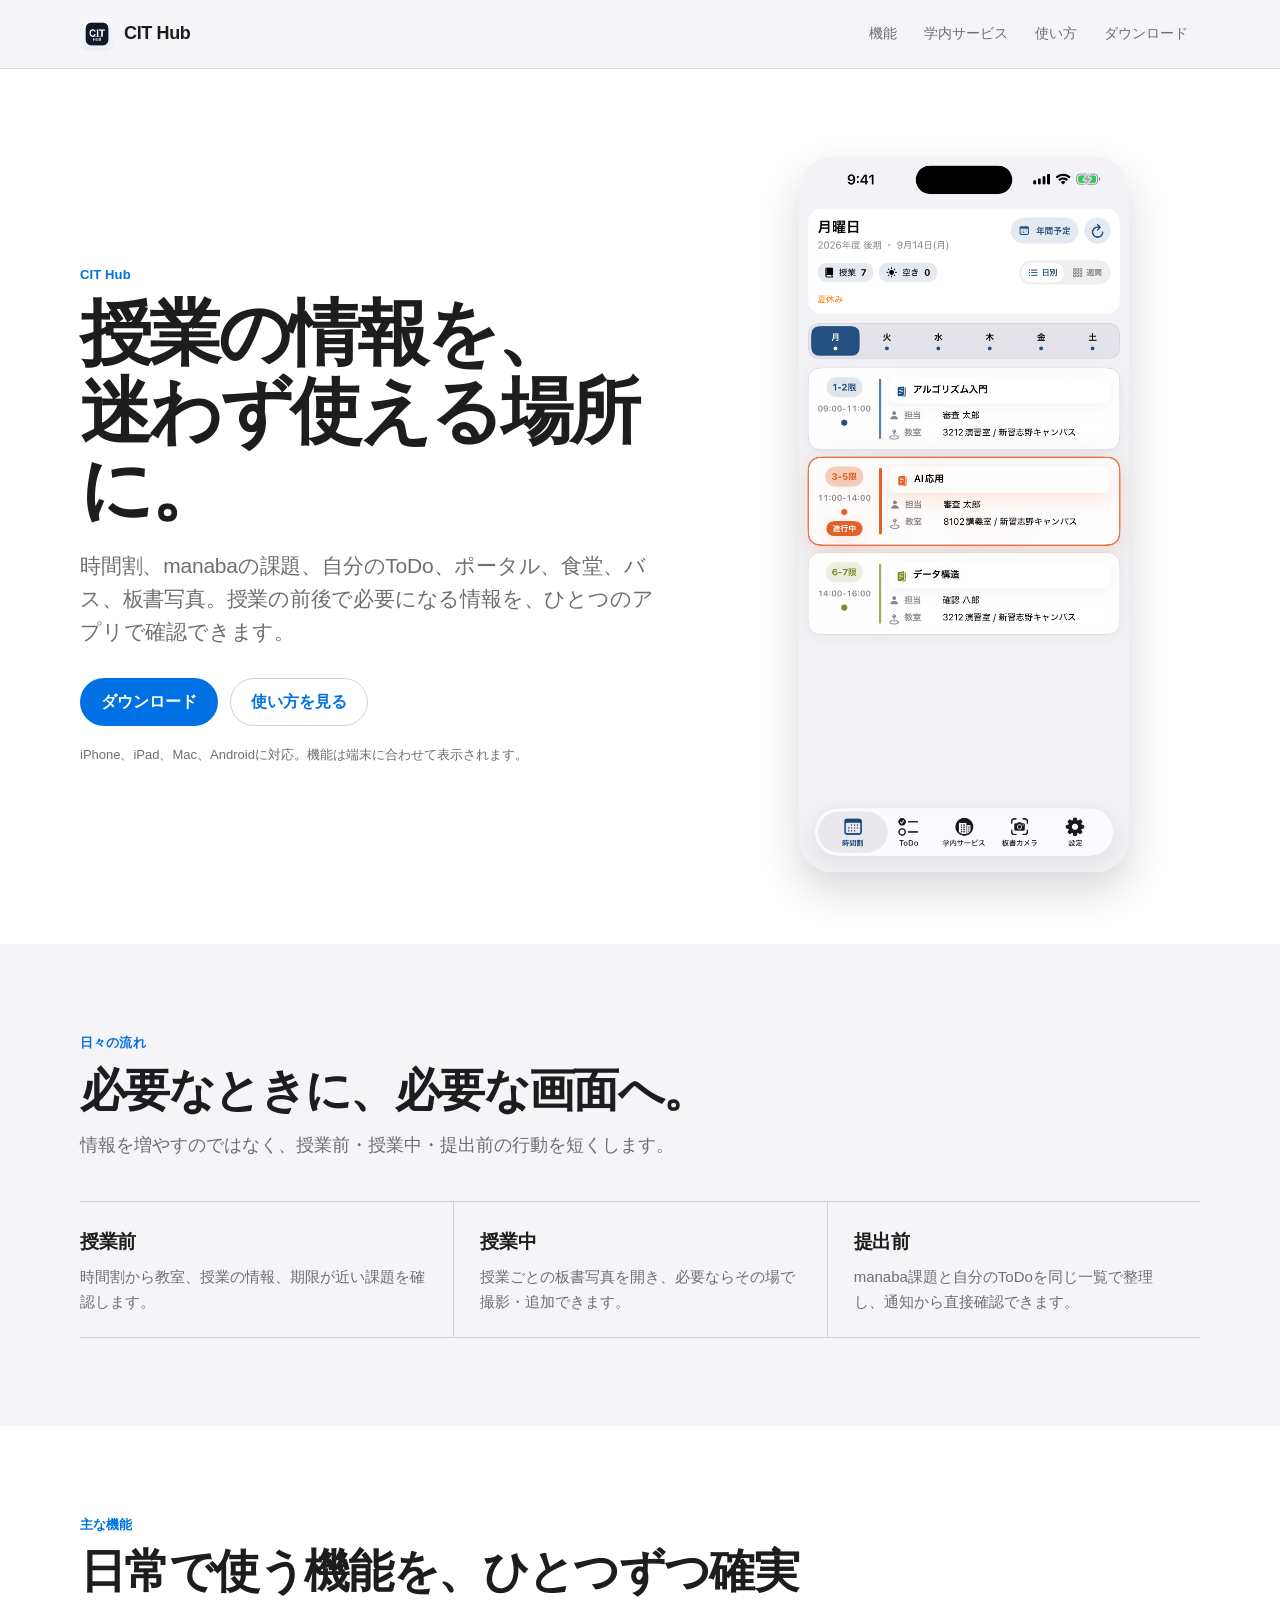
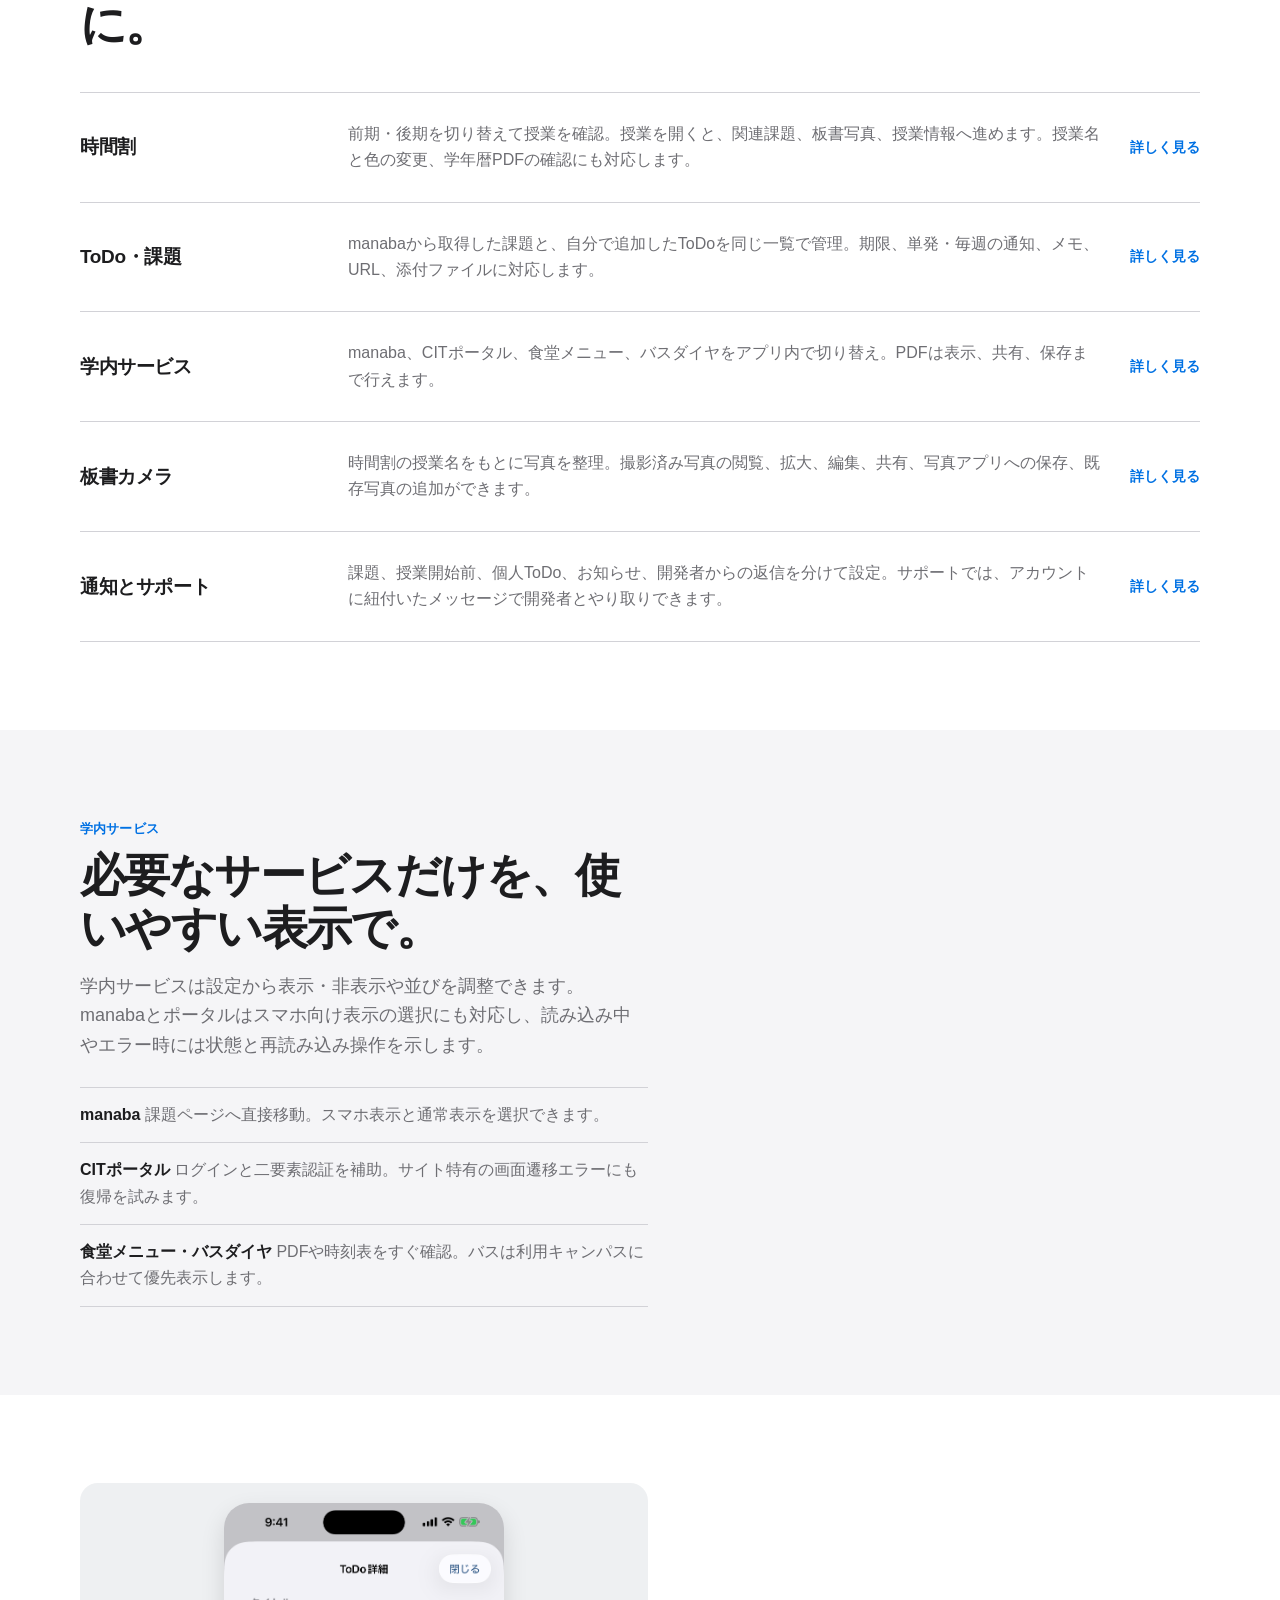
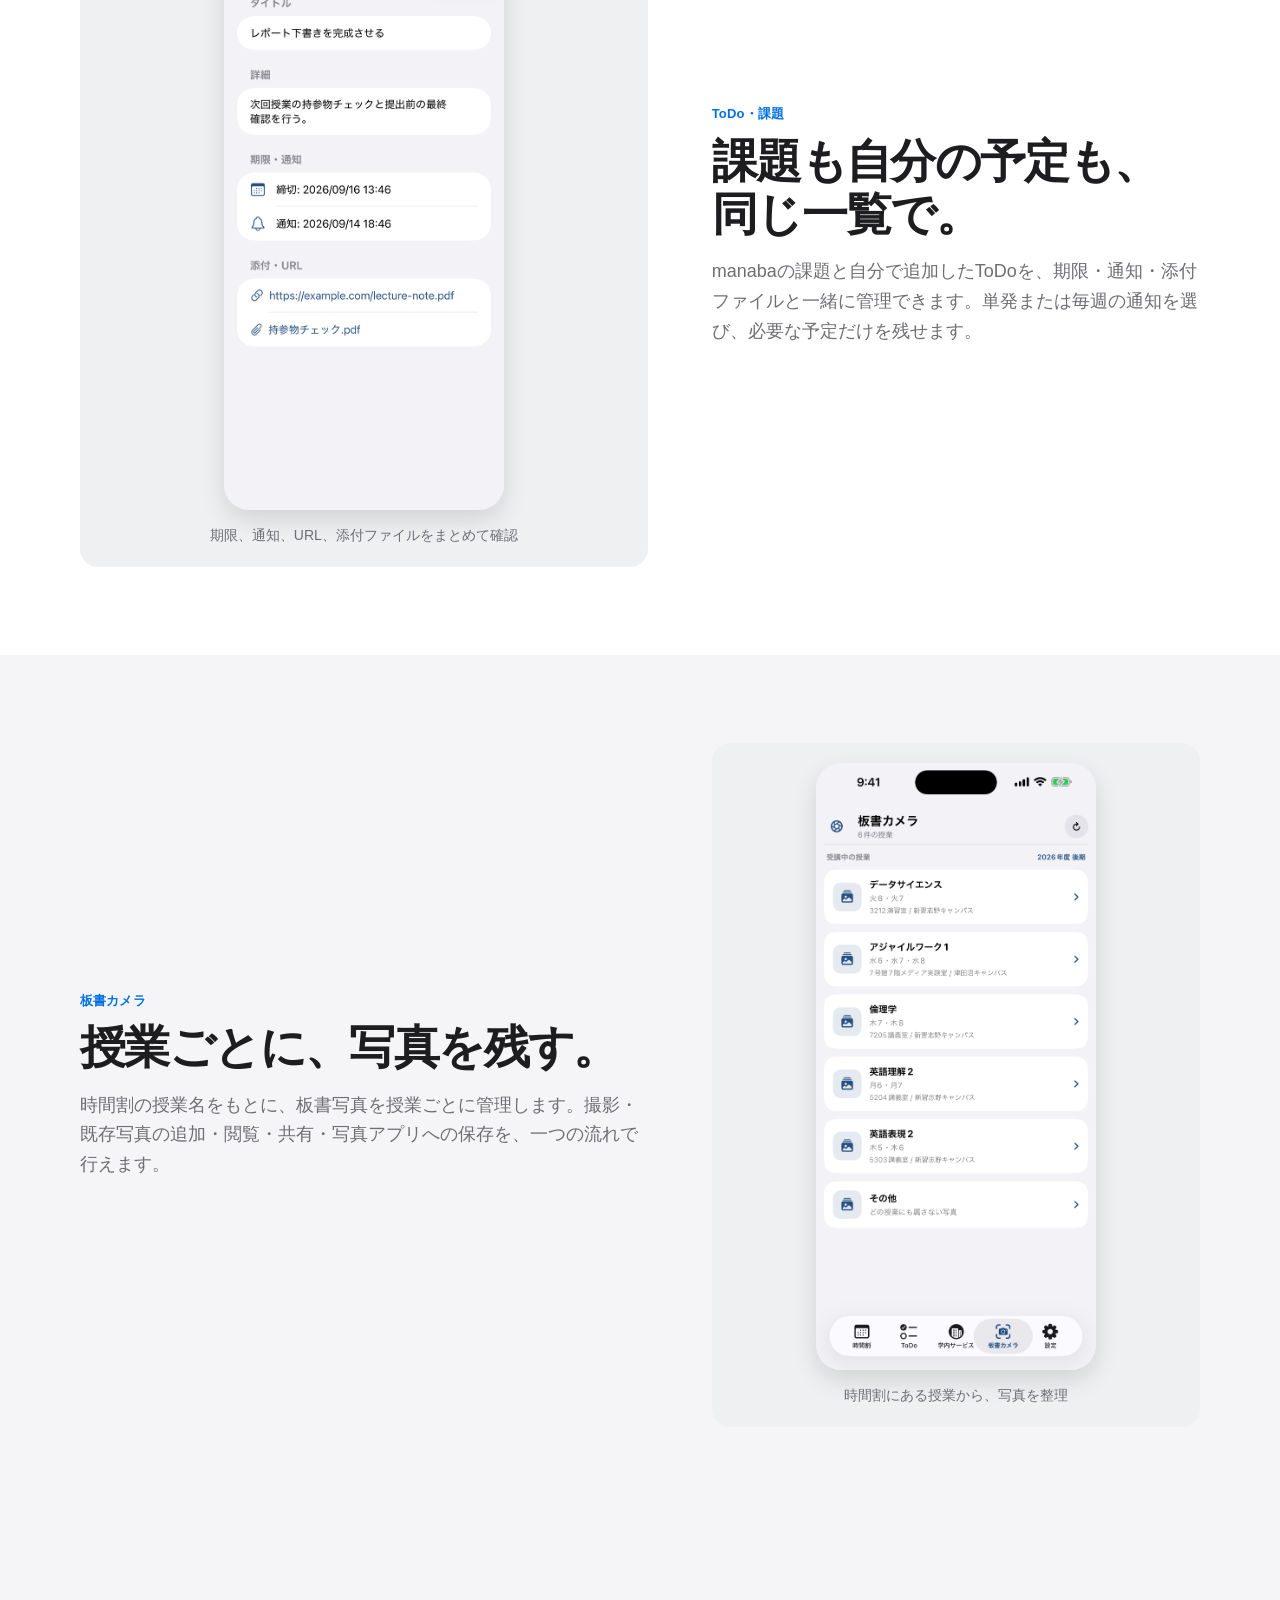
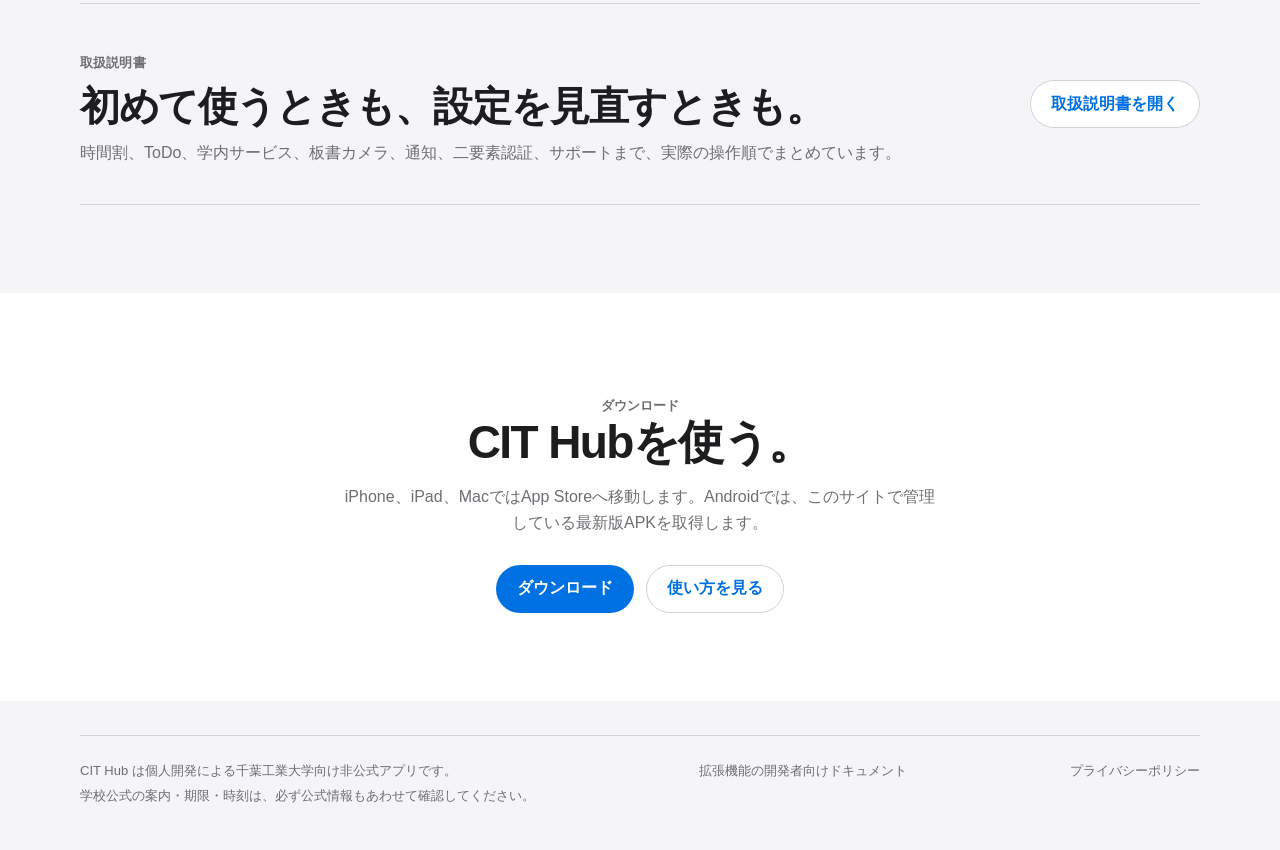
<file: index.html>
<!doctype html>
<html lang="ja">
<head>
  <meta charset="utf-8" />
  <meta name="viewport" content="width=device-width, initial-scale=1, viewport-fit=cover" />
  <title>CIT Hub | 千葉工業大学の学生生活を整えるアプリ</title>
  <meta name="description" content="CIT Hub は時間割、課題とToDo、学内サービス、板書写真、通知、サポートをひとつにまとめる千葉工業大学の学生向け非公式アプリです。" />
  <meta name="theme-color" content="#f5f5f7" />
  <link rel="canonical" href="https://cit-hub.vercel.app/" />
  <link rel="icon" href="./assets/app-icon.png" />
  <link rel="apple-touch-icon" href="./assets/app-icon.png" />
  <meta name="apple-itunes-app" content="app-id=6760315556" />
  <meta property="og:type" content="website" />
  <meta property="og:locale" content="ja_JP" />
  <meta property="og:title" content="CIT Hub | 千葉工業大学の学生生活を整えるアプリ" />
  <meta property="og:description" content="時間割、ToDo、学内サービス、板書写真、通知をひとつに。" />
  <meta property="og:image" content="https://cit-hub.vercel.app/assets/app-icon.png" />
  <link rel="stylesheet" href="./assets/site.css" />
</head>
<body>
  <a class="skip-link" href="#main-content">本文へ移動</a>
  <header class="site-header">
    <div class="header-inner">
      <a class="brand" href="#main-content" aria-label="CIT Hub トップ">
        <img class="brand-icon" src="./assets/app-icon.png" width="34" height="34" alt="" />
        <span>CIT Hub</span>
      </a>
      <button class="nav-toggle" type="button" aria-label="メニューを開く" aria-expanded="false">メニュー</button>
      <nav class="site-nav" aria-label="サイト内ナビゲーション">
        <a href="#features">機能</a>
        <a href="#services">学内サービス</a>
        <a href="./how.html">使い方</a>
        <a href="#download">ダウンロード</a>
      </nav>
    </div>
  </header>

  <main id="main-content">
    <section class="hero">
      <div class="container hero-grid">
        <div class="reveal">
          <p class="eyebrow">CIT Hub</p>
          <h1>授業の情報を、<br />迷わず使える場所に。</h1>
          <p class="hero-lead">時間割、manabaの課題、自分のToDo、ポータル、食堂、バス、板書写真。授業の前後で必要になる情報を、ひとつのアプリで確認できます。</p>
          <div class="hero-actions">
            <a class="btn btn-primary js-app-download" href="https://apps.apple.com/jp/app/cit-hub/id6760315556">ダウンロード</a>
            <a class="btn btn-secondary" href="./how.html">使い方を見る</a>
          </div>
          <p class="platform-note">iPhone、iPad、Mac、Androidに対応。機能は端末に合わせて表示されます。</p>
        </div>
        <div class="reveal">
          <img class="device-shot" src="./assets/screenshots/iphone15pm/iphone15pm_02_timetable.png" alt="CIT Hubの時間割画面" />
        </div>
      </div>
    </section>

    <section class="section" aria-labelledby="day-heading">
      <div class="container reveal">
        <div class="section-head">
          <p class="section-label">日々の流れ</p>
          <h2 id="day-heading">必要なときに、必要な画面へ。</h2>
          <p class="section-intro">情報を増やすのではなく、授業前・授業中・提出前の行動を短くします。</p>
        </div>
        <div class="use-cases">
          <article class="use-case"><strong>授業前</strong><p>時間割から教室、授業の情報、期限が近い課題を確認します。</p></article>
          <article class="use-case"><strong>授業中</strong><p>授業ごとの板書写真を開き、必要ならその場で撮影・追加できます。</p></article>
          <article class="use-case"><strong>提出前</strong><p>manaba課題と自分のToDoを同じ一覧で整理し、通知から直接確認できます。</p></article>
        </div>
      </div>
    </section>

    <section id="features" class="section section-white" aria-labelledby="features-heading">
      <div class="container reveal">
        <div class="section-head">
          <p class="section-label">主な機能</p>
          <h2 id="features-heading">日常で使う機能を、ひとつずつ確実に。</h2>
        </div>
        <div class="feature-list">
          <article class="feature-row"><div class="feature-title">時間割</div><div class="feature-text">前期・後期を切り替えて授業を確認。授業を開くと、関連課題、板書写真、授業情報へ進めます。授業名と色の変更、学年暦PDFの確認にも対応します。</div><a class="feature-tag" href="./how.html#timetable">詳しく見る</a></article>
          <article class="feature-row"><div class="feature-title">ToDo・課題</div><div class="feature-text">manabaから取得した課題と、自分で追加したToDoを同じ一覧で管理。期限、単発・毎週の通知、メモ、URL、添付ファイルに対応します。</div><a class="feature-tag" href="./how.html#todo">詳しく見る</a></article>
          <article class="feature-row"><div class="feature-title">学内サービス</div><div class="feature-text">manaba、CITポータル、食堂メニュー、バスダイヤをアプリ内で切り替え。PDFは表示、共有、保存まで行えます。</div><a class="feature-tag" href="./how.html#services">詳しく見る</a></article>
          <article class="feature-row"><div class="feature-title">板書カメラ</div><div class="feature-text">時間割の授業名をもとに写真を整理。撮影済み写真の閲覧、拡大、編集、共有、写真アプリへの保存、既存写真の追加ができます。</div><a class="feature-tag" href="./how.html#board">詳しく見る</a></article>
          <article class="feature-row"><div class="feature-title">通知とサポート</div><div class="feature-text">課題、授業開始前、個人ToDo、お知らせ、開発者からの返信を分けて設定。サポートでは、アカウントに紐付いたメッセージで開発者とやり取りできます。</div><a class="feature-tag" href="./how.html#notifications">詳しく見る</a></article>
        </div>
      </div>
    </section>

    <section id="services" class="section" aria-labelledby="services-heading">
      <div class="container split reveal">
        <div class="split-copy">
          <p class="section-label">学内サービス</p>
          <h2 id="services-heading">必要なサービスだけを、使いやすい表示で。</h2>
          <p>学内サービスは設定から表示・非表示や並びを調整できます。manabaとポータルはスマホ向け表示の選択にも対応し、読み込み中やエラー時には状態と再読み込み操作を示します。</p>
          <ul class="plain-list">
            <li><strong>manaba</strong> 課題ページへ直接移動。スマホ表示と通常表示を選択できます。</li>
            <li><strong>CITポータル</strong> ログインと二要素認証を補助。サイト特有の画面遷移エラーにも復帰を試みます。</li>
            <li><strong>食堂メニュー・バスダイヤ</strong> PDFや時刻表をすぐ確認。バスは利用キャンパスに合わせて優先表示します。</li>
          </ul>
        </div>
      </div>
    </section>

    <section class="section section-white" aria-labelledby="todo-heading">
      <div class="container split reveal">
        <figure class="screen-frame">
          <img src="./assets/screenshots/iphone15pm/iphone15pm_05_todo_preview.png" alt="CIT HubのToDo詳細画面" />
          <figcaption>期限、通知、URL、添付ファイルをまとめて確認</figcaption>
        </figure>
        <div class="split-copy">
          <p class="section-label">ToDo・課題</p>
          <h2 id="todo-heading">課題も自分の予定も、同じ一覧で。</h2>
          <p>manabaの課題と自分で追加したToDoを、期限・通知・添付ファイルと一緒に管理できます。単発または毎週の通知を選び、必要な予定だけを残せます。</p>
        </div>
      </div>
    </section>

    <section class="section" aria-labelledby="board-heading">
      <div class="container split reveal">
        <div class="split-copy">
          <p class="section-label">板書カメラ</p>
          <h2 id="board-heading">授業ごとに、写真を残す。</h2>
          <p>時間割の授業名をもとに、板書写真を授業ごとに管理します。撮影・既存写真の追加・閲覧・共有・写真アプリへの保存を、一つの流れで行えます。</p>
        </div>
        <figure class="screen-frame">
          <img src="./assets/screenshots/iphone15pm/iphone15pm_11_board_camera_courses.png" alt="CIT Hubの板書カメラ画面" />
          <figcaption>時間割にある授業から、写真を整理</figcaption>
        </figure>
      </div>
    </section>

    <section class="section" aria-labelledby="manual-heading">
      <div class="container manual-callout reveal">
        <div>
          <p class="section-label">取扱説明書</p>
          <h2 id="manual-heading">初めて使うときも、設定を見直すときも。</h2>
          <p>時間割、ToDo、学内サービス、板書カメラ、通知、二要素認証、サポートまで、実際の操作順でまとめています。</p>
        </div>
        <a class="btn btn-secondary" href="./how.html">取扱説明書を開く</a>
      </div>
    </section>

    <section id="download" class="section section-white download" aria-labelledby="download-heading">
      <div class="container reveal">
        <p class="section-label">ダウンロード</p>
        <h2 id="download-heading">CIT Hubを使う。</h2>
        <p>iPhone、iPad、MacではApp Storeへ移動します。Androidでは、このサイトで管理している最新版APKを取得します。</p>
        <div class="download-actions"><a class="btn btn-primary js-app-download" href="https://apps.apple.com/jp/app/cit-hub/id6760315556">ダウンロード</a><a class="btn btn-secondary" href="./how.html">使い方を見る</a></div>
        <p id="download-notice" class="download-notice" hidden></p>
      </div>
    </section>
  </main>

  <footer class="footer"><div class="container footer-inner"><div><p>CIT Hub は個人開発による千葉工業大学向け非公式アプリです。</p><p>学校公式の案内・期限・時刻は、必ず公式情報もあわせて確認してください。</p></div><a href="./developer-docs/">拡張機能の開発者向けドキュメント</a><a href="./privacy.html">プライバシーポリシー</a></div></footer>
  <script src="./assets/site.js" defer></script>
</body>
</html>
</file>
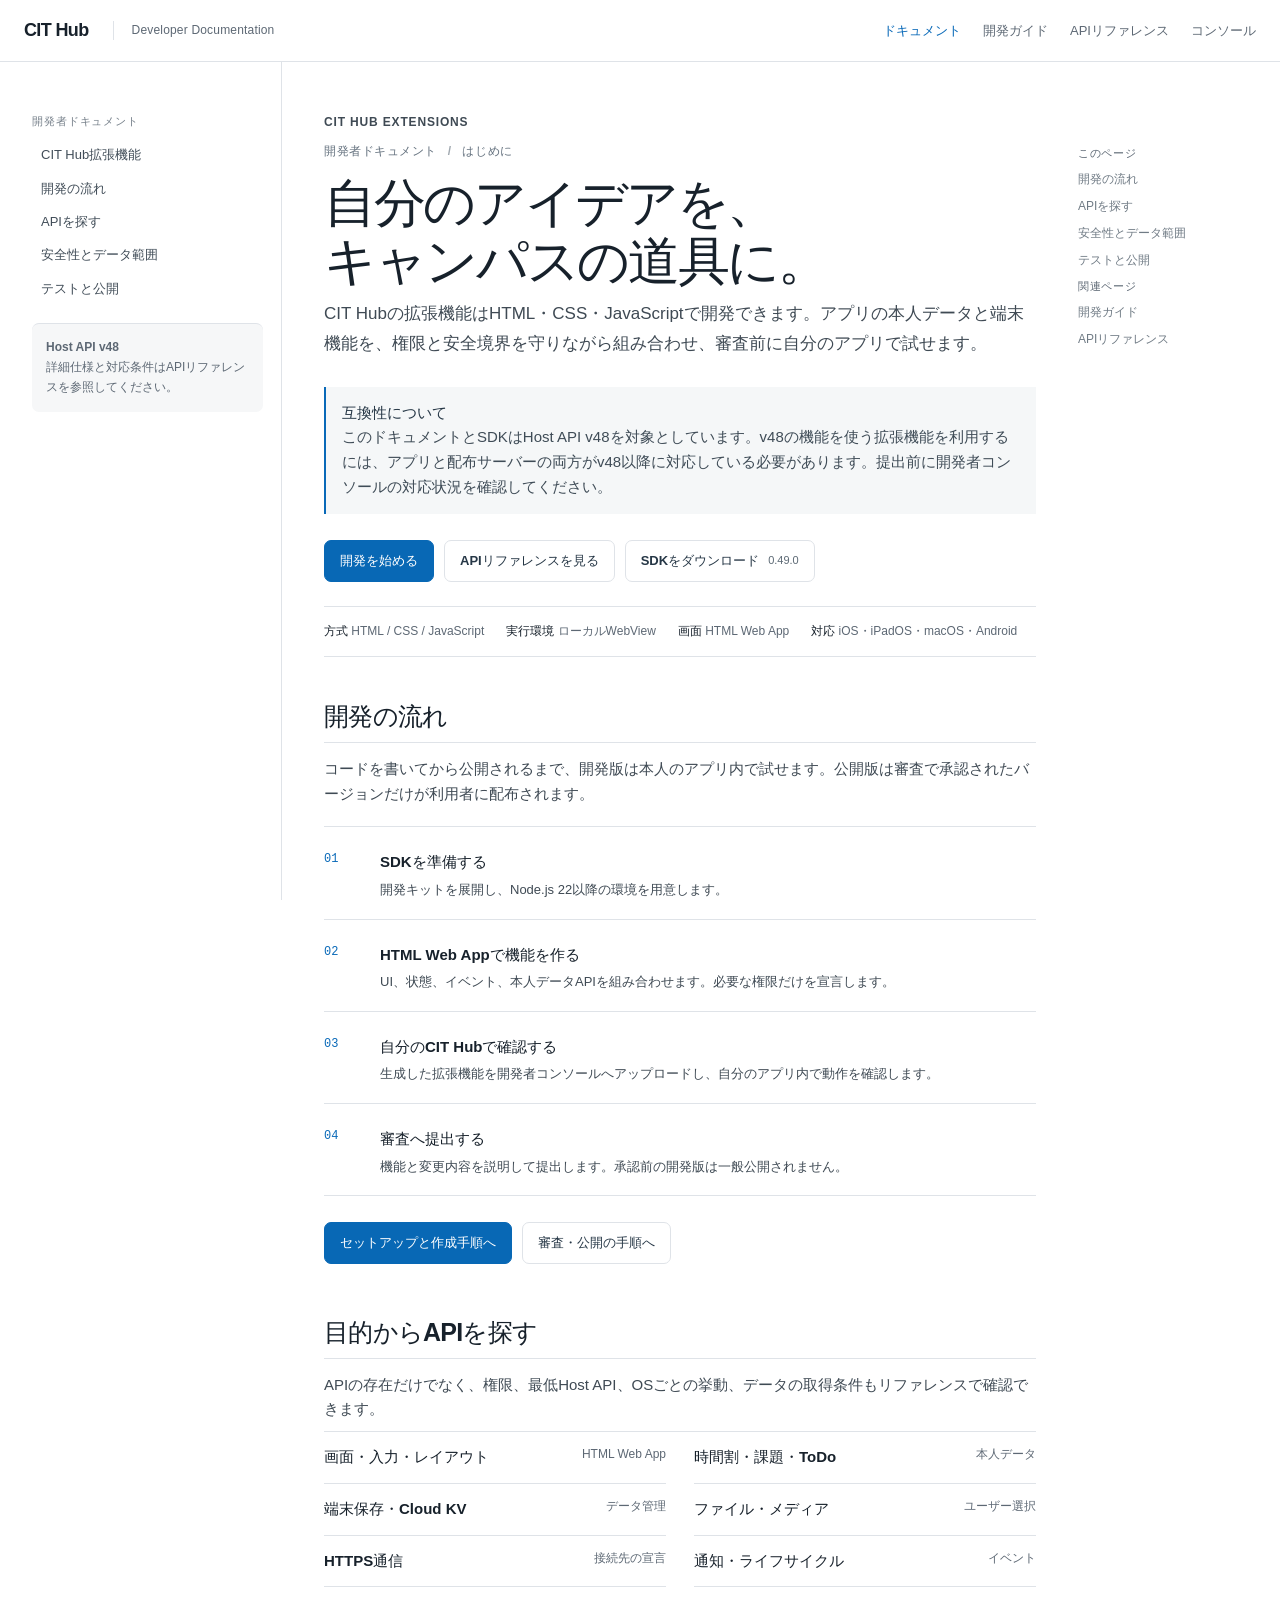
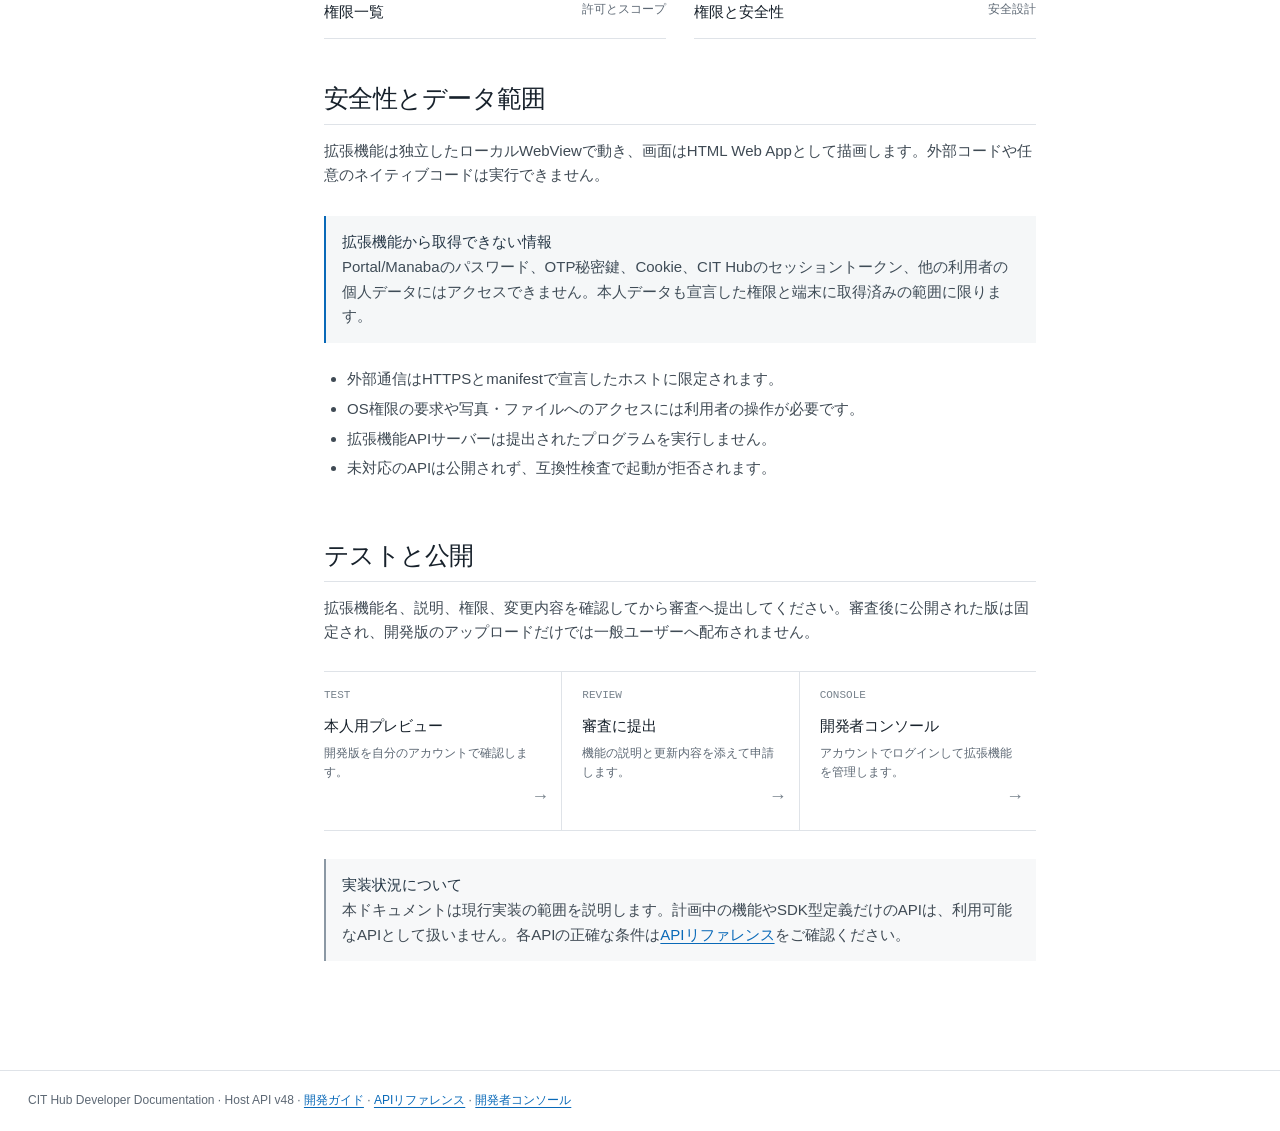
<file: developer-docs/index.html>
<!doctype html>
<html lang="ja">
<head>
  <meta charset="utf-8">
  <meta name="viewport" content="width=device-width, initial-scale=1">
  <meta name="theme-color" content="#ffffff">
  <title>CIT Hub 開発者ドキュメント</title>
  <meta name="description" content="CIT Hub拡張機能のHTML Web App、データAPI、権限、テストと公開手順を確認できます。">
  <link rel="stylesheet" href="assets/api.css?v=20261010-v48">
</head>
<body>
  <header class="topbar">
    <a class="wordmark" href="documentation.html">CIT Hub</a>
    <span class="product">Developer Documentation</span>
    <nav class="toplinks" aria-label="グローバルナビゲーション">
      <a href="documentation.html" aria-current="page">ドキュメント</a>
      <a href="guide.html">開発ガイド</a>
      <a href="api.html">APIリファレンス</a>
      <a href="https://developer.cithub.app/">コンソール</a>
    </nav>
  </header>
  <details class="mobile-nav"><summary>このページの目次</summary><nav class="navgroup" aria-label="ドキュメント目次"><a href="#workflow">開発の流れ</a><a href="#api-map">APIを探す</a><a href="#security">安全性とデータ範囲</a><a href="#release">テストと公開</a></nav></details>
  <div class="layout">
    <aside class="sidebar" aria-label="ドキュメント目次">
      <nav class="navgroup"><h2>開発者ドキュメント</h2>
        <a href="#start">CIT Hub拡張機能</a><a href="#workflow">開発の流れ</a>
        <a href="#api-map">APIを探す</a><a href="#security">安全性とデータ範囲</a>
        <a href="#release">テストと公開</a>
      </nav>
      <div class="compat"><strong>Host API v48</strong><br>詳細仕様と対応条件はAPIリファレンスを参照してください。</div>
    </aside>
    <main class="content docs-home" id="start">
      <p class="eyebrow">CIT HUB EXTENSIONS</p>
      <p class="doc-kicker">開発者ドキュメント <span>/</span> はじめに</p>
      <h1>自分のアイデアを、<br>キャンパスの道具に。</h1>
      <p class="lead">CIT Hubの拡張機能はHTML・CSS・JavaScriptで開発できます。アプリの本人データと端末機能を、権限と安全境界を守りながら組み合わせ、審査前に自分のアプリで試せます。</p>
      <div class="callout"><strong>互換性について</strong><br>このドキュメントとSDKはHost API v48を対象としています。v48の機能を使う拡張機能を利用するには、アプリと配布サーバーの両方がv48以降に対応している必要があります。提出前に開発者コンソールの対応状況を確認してください。</div>
      <div class="doc-actions">
        <a class="doc-button primary" href="guide.html">開発を始める</a>
        <a class="doc-button" href="api.html">APIリファレンスを見る</a>
        <a class="doc-button quiet" href="assets/cithub-extension-kit.zip?v=49" download>SDKをダウンロード <span>0.49.0</span></a>
      </div>
      <div class="meta"><span><strong>方式</strong> HTML / CSS / JavaScript</span><span><strong>実行環境</strong> ローカルWebView</span><span><strong>画面</strong> HTML Web App</span><span><strong>対応</strong> iOS・iPadOS・macOS・Android</span></div>

      <section id="workflow" data-title="開発の流れ" data-group="開始する">
        <h2>開発の流れ</h2>
        <p>コードを書いてから公開されるまで、開発版は本人のアプリ内で試せます。公開版は審査で承認されたバージョンだけが利用者に配布されます。</p>
        <ol class="step-list">
          <li><span class="step-number">01</span><div><strong>SDKを準備する</strong><p>開発キットを展開し、Node.js 22以降の環境を用意します。</p></div></li>
          <li><span class="step-number">02</span><div><strong>HTML Web Appで機能を作る</strong><p>UI、状態、イベント、本人データAPIを組み合わせます。必要な権限だけを宣言します。</p></div></li>
          <li><span class="step-number">03</span><div><strong>自分のCIT Hubで確認する</strong><p>生成した拡張機能を開発者コンソールへアップロードし、自分のアプリ内で動作を確認します。</p></div></li>
          <li><span class="step-number">04</span><div><strong>審査へ提出する</strong><p>機能と変更内容を説明して提出します。承認前の開発版は一般公開されません。</p></div></li>
        </ol>
        <p class="doc-actions"><a class="doc-button primary" href="guide.html#start">セットアップと作成手順へ</a><a class="doc-button" href="guide.html#publish">審査・公開の手順へ</a></p>
      </section>

      <section id="api-map" data-title="APIを探す" data-group="リファレンス">
        <h2>目的からAPIを探す</h2>
        <p>APIの存在だけでなく、権限、最低Host API、OSごとの挙動、データの取得条件もリファレンスで確認できます。</p>
        <div class="api-index">
          <a href="api.html#web-app"><strong>画面・入力・レイアウト</strong><span>HTML Web App</span></a>
          <a href="api.html#campus-data"><strong>時間割・課題・ToDo</strong><span>本人データ</span></a>
          <a href="api.html#storage"><strong>端末保存・Cloud KV</strong><span>データ管理</span></a>
          <a href="api.html#files"><strong>ファイル・メディア</strong><span>ユーザー選択</span></a>
          <a href="api.html#network"><strong>HTTPS通信</strong><span>接続先の宣言</span></a>
          <a href="api.html#notifications"><strong>通知・ライフサイクル</strong><span>イベント</span></a>
          <a href="api.html#permission-index"><strong>権限一覧</strong><span>許可とスコープ</span></a>
          <a href="api.html#permissions"><strong>権限と安全性</strong><span>安全設計</span></a>
        </div>
      </section>

      <section id="security" data-title="安全性とデータ範囲" data-group="設計">
        <h2>安全性とデータ範囲</h2>
        <p>拡張機能は独立したローカルWebViewで動き、画面はHTML Web Appとして描画します。外部コードや任意のネイティブコードは実行できません。</p>
        <div class="callout"><strong>拡張機能から取得できない情報</strong><br>Portal/Manabaのパスワード、OTP秘密鍵、Cookie、CIT Hubのセッショントークン、他の利用者の個人データにはアクセスできません。本人データも宣言した権限と端末に取得済みの範囲に限ります。</div>
        <ul>
          <li>外部通信はHTTPSとmanifestで宣言したホストに限定されます。</li>
          <li>OS権限の要求や写真・ファイルへのアクセスには利用者の操作が必要です。</li>
          <li>拡張機能APIサーバーは提出されたプログラムを実行しません。</li>
          <li>未対応のAPIは公開されず、互換性検査で起動が拒否されます。</li>
        </ul>
      </section>

      <section id="release" data-title="テストと公開" data-group="配布">
        <h2>テストと公開</h2>
        <p>拡張機能名、説明、権限、変更内容を確認してから審査へ提出してください。審査後に公開された版は固定され、開発版のアップロードだけでは一般ユーザーへ配布されません。</p>
        <div class="doc-intro-grid">
          <a class="doc-intro-card" href="guide.html#test"><span class="card-index">TEST</span><strong>本人用プレビュー</strong><span>開発版を自分のアカウントで確認します。</span><span class="card-arrow" aria-hidden="true">→</span></a>
          <a class="doc-intro-card" href="guide.html#publish"><span class="card-index">REVIEW</span><strong>審査に提出</strong><span>機能の説明と更新内容を添えて申請します。</span><span class="card-arrow" aria-hidden="true">→</span></a>
          <a class="doc-intro-card" href="https://developer.cithub.app/"><span class="card-index">CONSOLE</span><strong>開発者コンソール</strong><span>アカウントでログインして拡張機能を管理します。</span><span class="card-arrow" aria-hidden="true">→</span></a>
        </div>
      </section>
      <p class="callout subtle"><strong>実装状況について</strong><br>本ドキュメントは現行実装の範囲を説明します。計画中の機能やSDK型定義だけのAPIは、利用可能なAPIとして扱いません。各APIの正確な条件は<a href="api.html">APIリファレンス</a>をご確認ください。</p>
    </main>
    <aside class="toc-right"><strong>このページ</strong><a href="#workflow">開発の流れ</a><a href="#api-map">APIを探す</a><a href="#security">安全性とデータ範囲</a><a href="#release">テストと公開</a><strong class="related-label">関連ページ</strong><a href="guide.html">開発ガイド</a><a href="api.html">APIリファレンス</a></aside>
  </div>
  <footer class="footer">CIT Hub Developer Documentation · Host API v48 · <a href="guide.html">開発ガイド</a> · <a href="api.html">APIリファレンス</a> · <a href="https://developer.cithub.app/">開発者コンソール</a></footer>
</body>
</html>
</file>
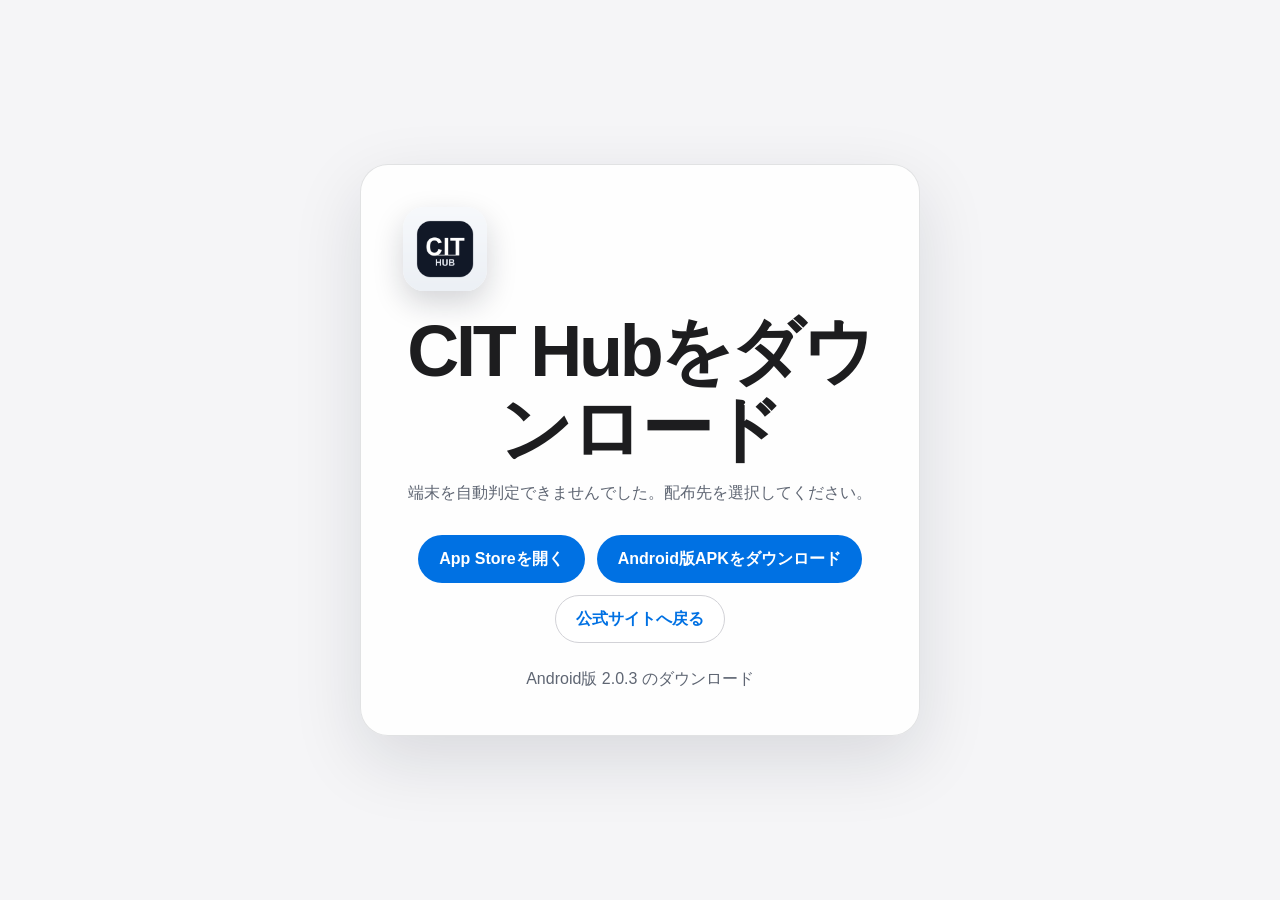
<file: download/index.html>
<!doctype html>
<html lang="ja">
<head>
  <meta charset="utf-8" />
  <meta name="viewport" content="width=device-width, initial-scale=1, viewport-fit=cover" />
  <title>CIT Hubをダウンロード</title>
  <meta name="description" content="CIT HubをiPhone、iPad、Mac、Androidにインストールします。" />
  <meta name="theme-color" content="#f5f5f7" />
  <link rel="icon" href="../assets/app-icon.png" />
  <link rel="stylesheet" href="../assets/site.css" />
  <style>
    .download-page { min-height: 100vh; display: grid; place-items: center; padding: 48px 20px; }
    .download-card { width: min(560px, 100%); padding: 42px; border: 1px solid rgba(17, 24, 39, .12); border-radius: 28px; background: rgba(255, 255, 255, .86); box-shadow: 0 24px 70px rgba(17, 24, 39, .12); text-align: center; }
    .download-card img { width: 84px; height: 84px; border-radius: 21px; box-shadow: 0 12px 30px rgba(17, 24, 39, .18); }
    .download-card h1 { margin: 22px 0 10px; }
    .download-card p { color: #5f6673; line-height: 1.75; }
    .download-actions { display: flex; flex-wrap: wrap; justify-content: center; gap: 12px; margin-top: 28px; }
    .download-status { min-height: 1.5em; margin-top: 22px; color: #5f6673; }
    .download-status[data-state="error"] { color: #b42318; }
    @media (prefers-color-scheme: dark) {
      .download-card { border-color: rgba(255, 255, 255, .15); background: rgba(31, 32, 36, .9); }
      .download-card p, .download-status { color: #b8bcc6; }
    }
  </style>
</head>
<body>
  <main class="download-page">
    <section class="download-card" aria-labelledby="download-title">
      <img src="../assets/app-icon.png" alt="CIT Hub" />
      <h1 id="download-title">CIT Hubをダウンロード</h1>
      <p id="download-message">お使いの端末に合わせて、最適な配布先へ移動します。</p>
      <div class="download-actions">
        <a id="ios-link" class="btn btn-primary" href="https://apps.apple.com/jp/app/cit-hub/id6760315556">App Storeを開く</a>
        <a id="android-link" class="btn btn-primary" href="#" hidden>Android版APKをダウンロード</a>
        <a class="btn btn-secondary" href="../">公式サイトへ戻る</a>
      </div>
      <p id="download-status" class="download-status" role="status" aria-live="polite"></p>
    </section>
  </main>
  <script>
    (() => {
      const appStoreUrl = 'https://apps.apple.com/jp/app/cit-hub/id6760315556';
      const ua = navigator.userAgent || '';
      const isAndroid = /Android/i.test(ua);
      const isIOS = /iPhone|iPad|iPod/i.test(ua) || (/Macintosh/i.test(ua) && navigator.maxTouchPoints > 1);
      const iosLink = document.querySelector('#ios-link');
      const androidLink = document.querySelector('#android-link');
      const message = document.querySelector('#download-message');
      const status = document.querySelector('#download-status');

      const showError = (text) => {
        status.dataset.state = 'error';
        status.textContent = text;
        iosLink.hidden = false;
        androidLink.hidden = false;
      };

      const loadLatestAndroid = () => fetch('../assets/version.json', { cache: 'no-store' })
        .then((response) => { if (!response.ok) throw new Error('version'); return response.json(); })
        .then((data) => {
          const versions = Array.isArray(data.versions) ? data.versions : [];
          const latest = versions
            .filter((item) => item && item.downloadUrl)
            .sort((a, b) => Number(b.versionCode || 0) - Number(a.versionCode || 0))[0];
          if (!latest) throw new Error('apk');
          return latest;
        });

      if (isAndroid) {
        iosLink.hidden = true;
        message.textContent = '最新版のAndroid版APKを準備しています。';
        loadLatestAndroid()
          .then((latest) => {
            androidLink.href = latest.downloadUrl;
            androidLink.hidden = false;
            status.textContent = `Android版 ${latest.version || ''} をダウンロードします。`;
            window.location.replace(latest.downloadUrl);
          })
          .catch(() => showError('最新版APKの配布情報を取得できませんでした。下のボタンから再試行してください。'));
        return;
      }

      if (isIOS || /Macintosh|Mac OS X/i.test(ua)) {
        androidLink.hidden = true;
        window.location.replace(appStoreUrl);
        return;
      }

      message.textContent = '端末を自動判定できませんでした。配布先を選択してください。';
      loadLatestAndroid().then((latest) => {
        androidLink.href = latest.downloadUrl;
        androidLink.hidden = false;
        status.textContent = `Android版 ${latest.version || ''} のダウンロード`;
      }).catch(() => {
        androidLink.hidden = false;
        androidLink.addEventListener('click', (event) => {
          event.preventDefault();
          showError('Android版の配布情報を取得できませんでした。時間を置いて再試行してください。');
        }, { once: true });
      });
    })();
  </script>
</body>
</html>
</file>
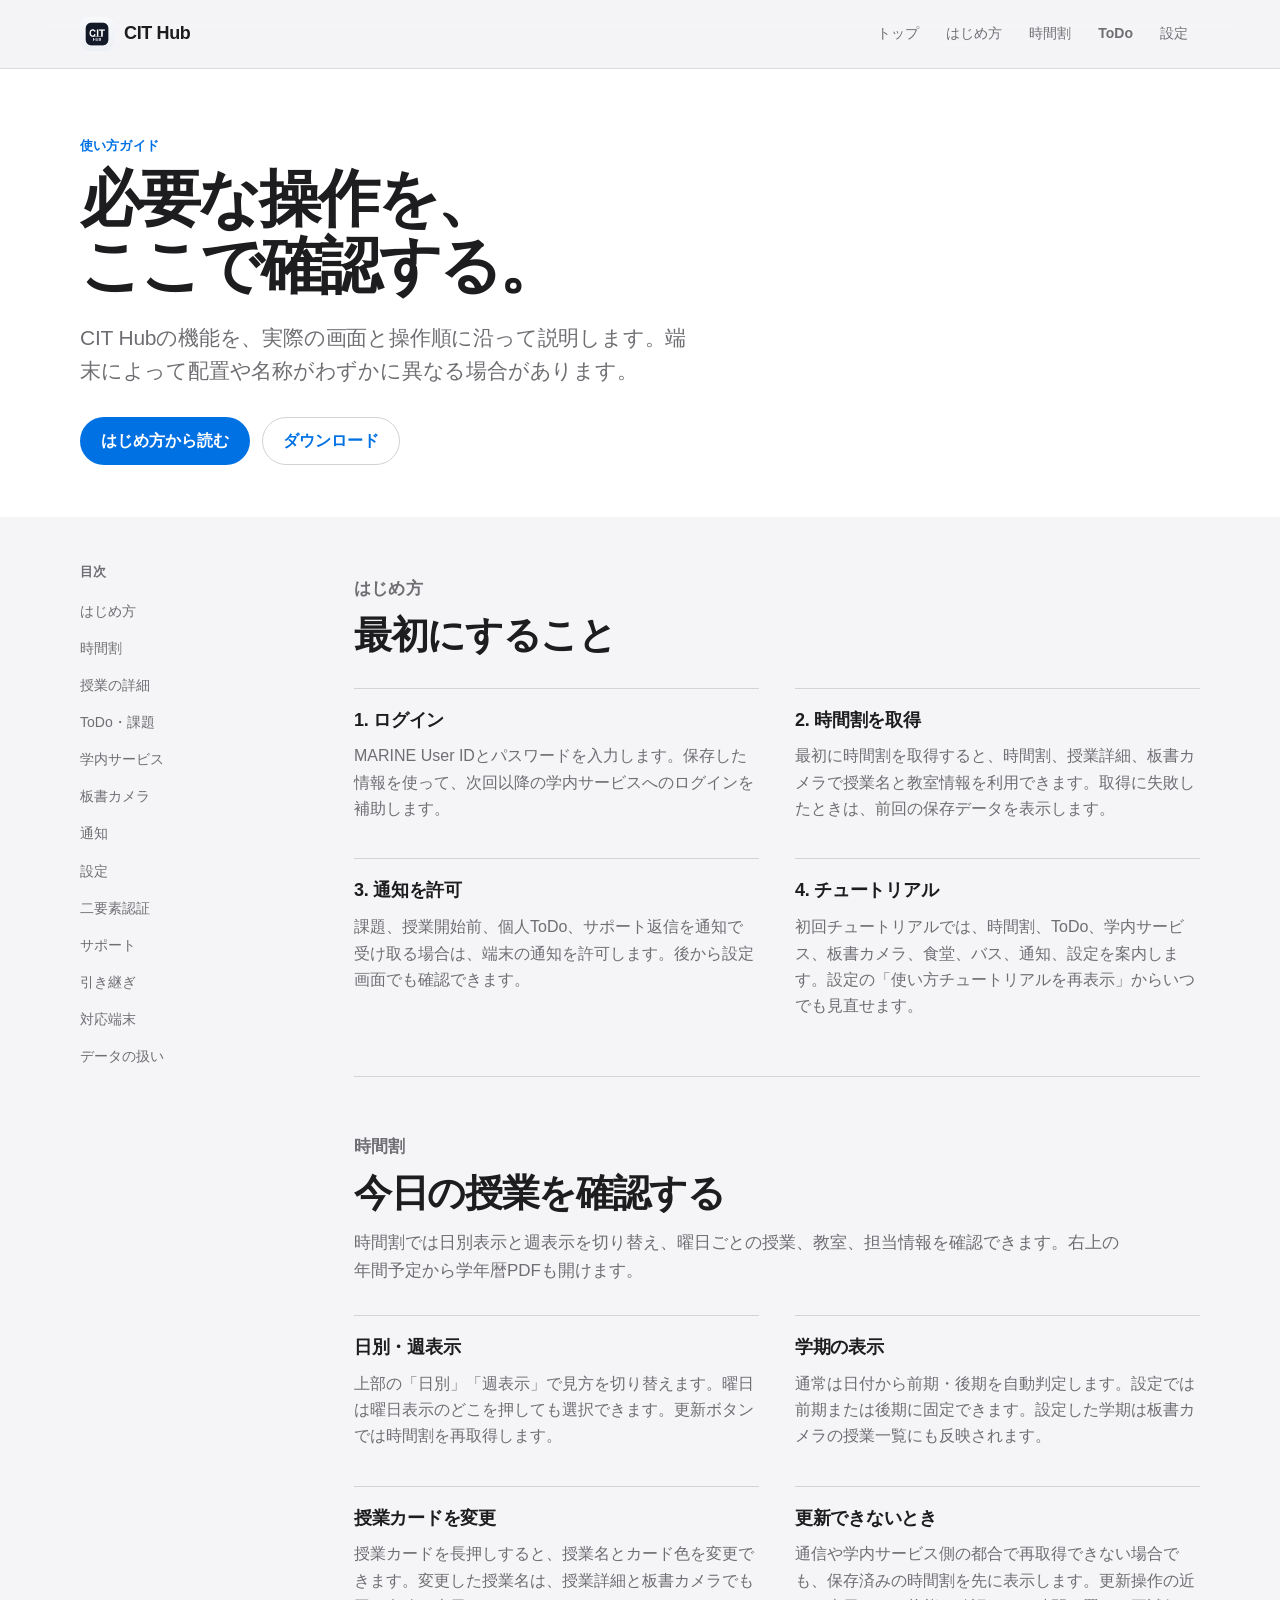
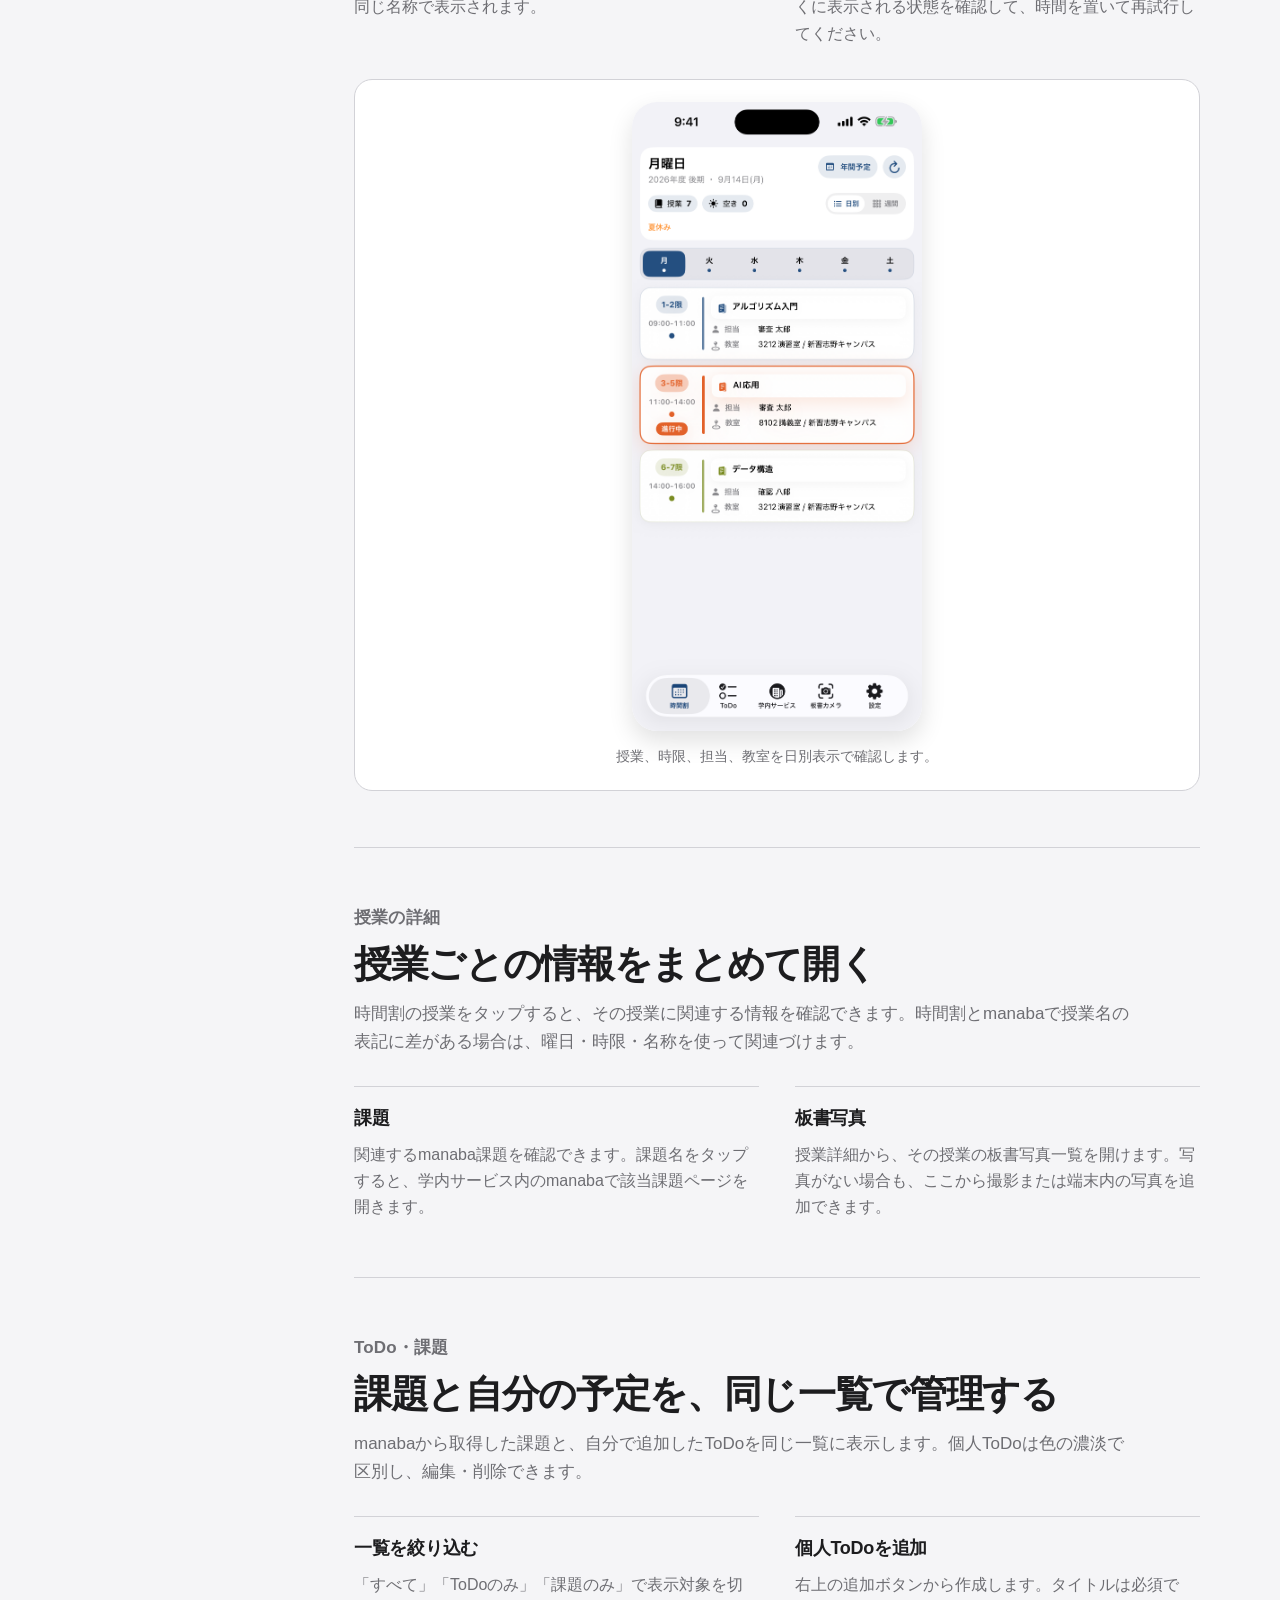
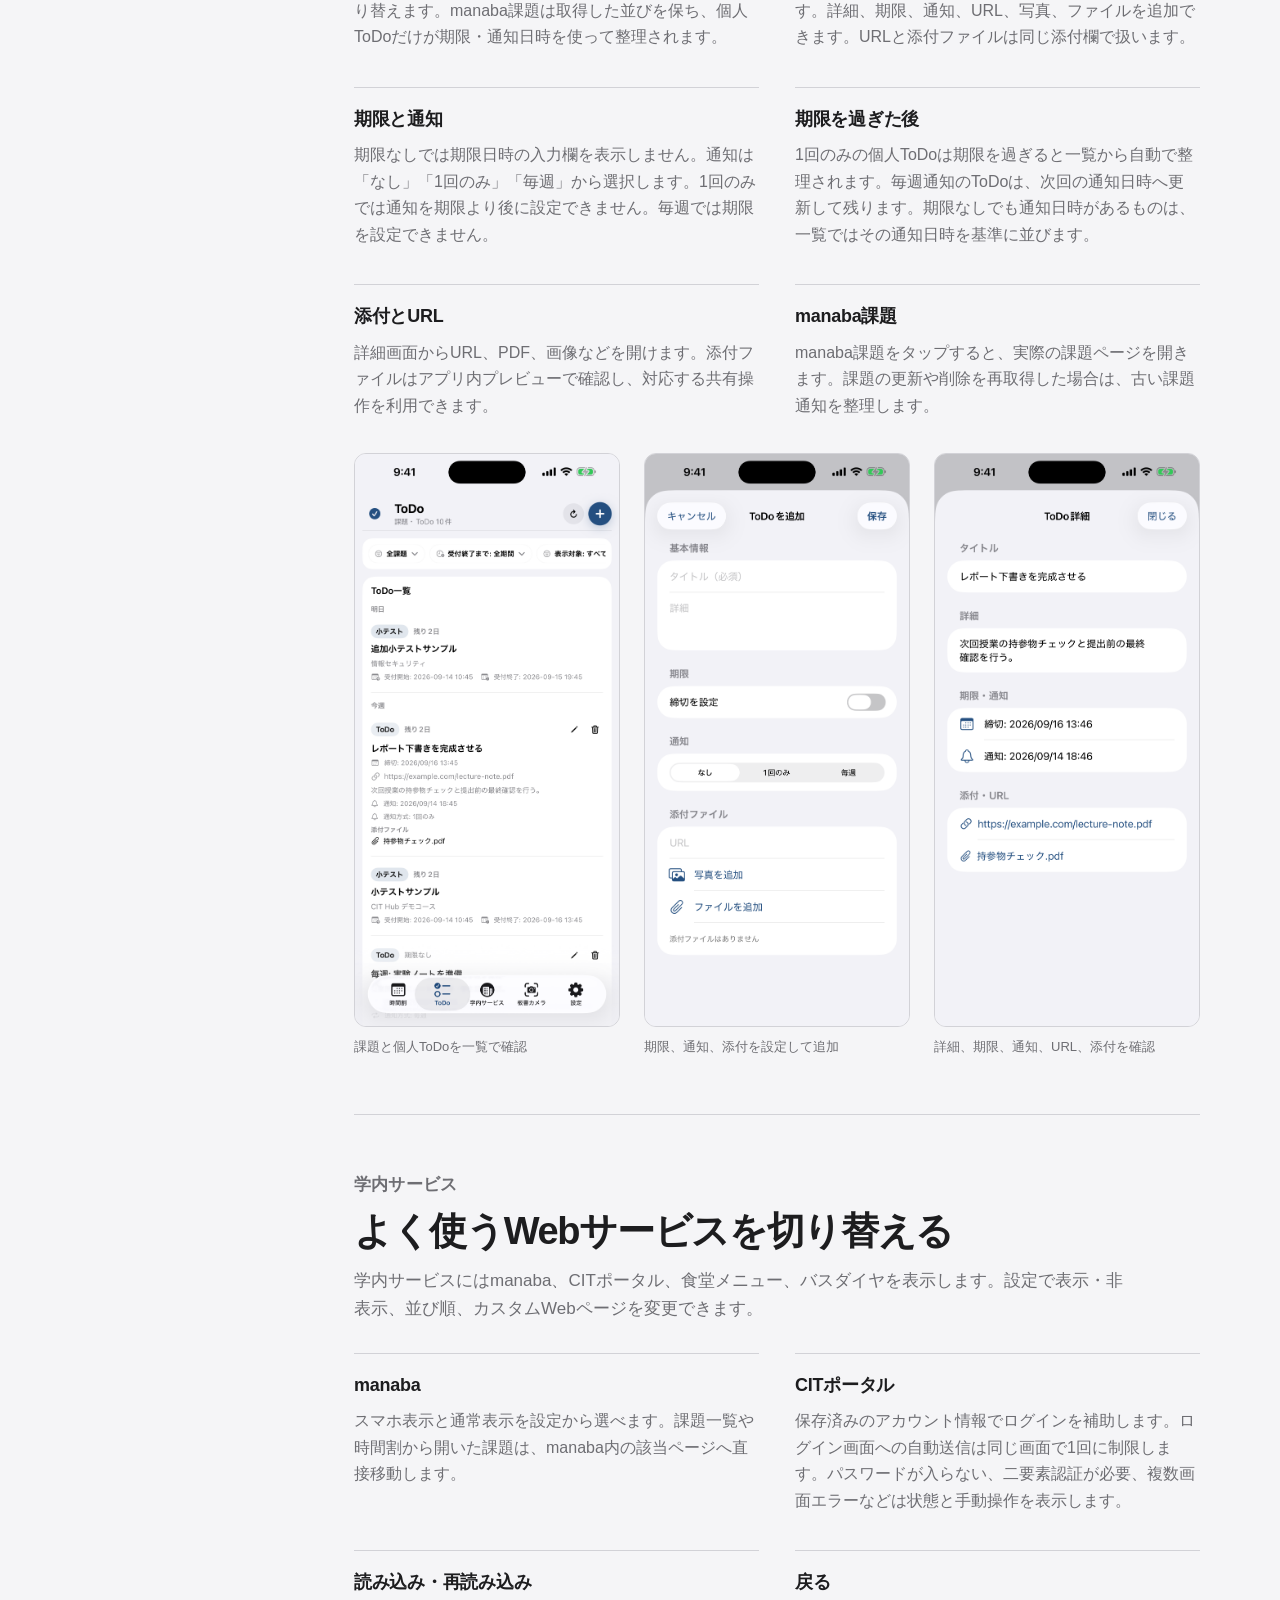
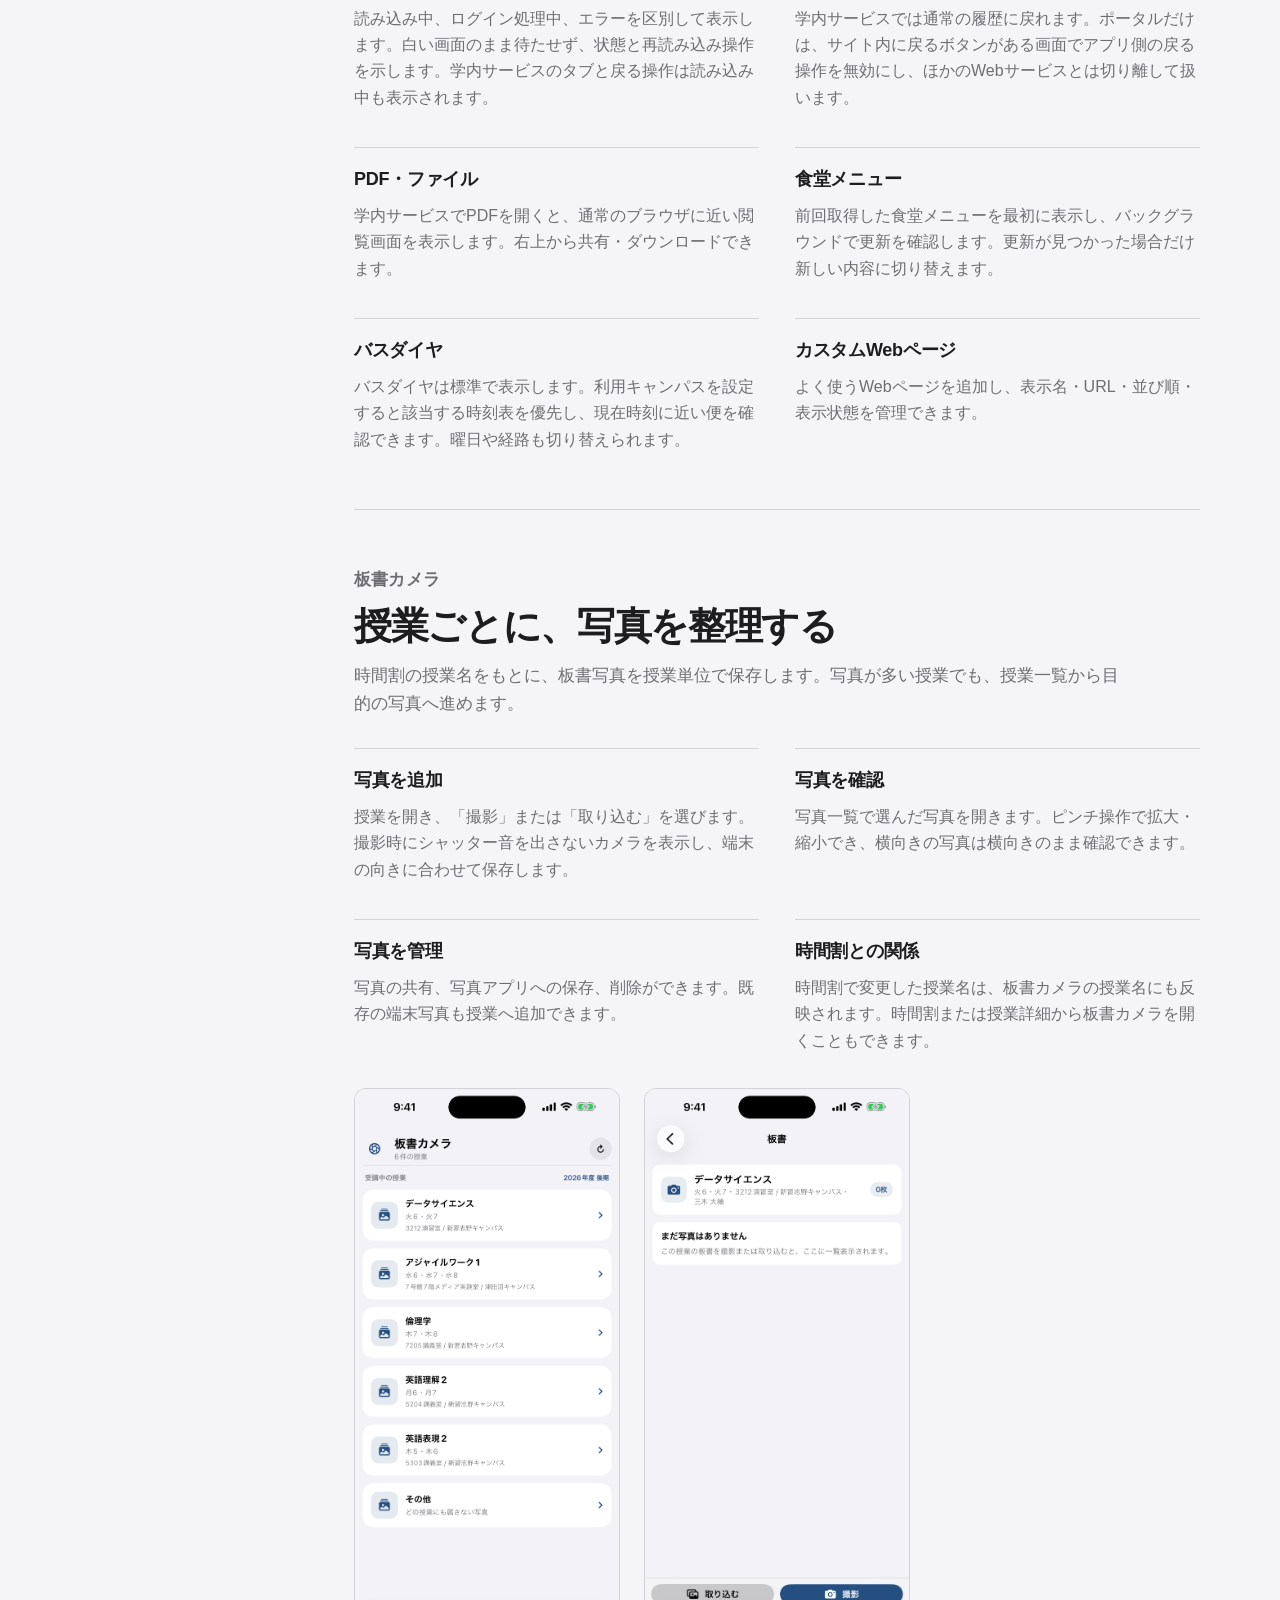
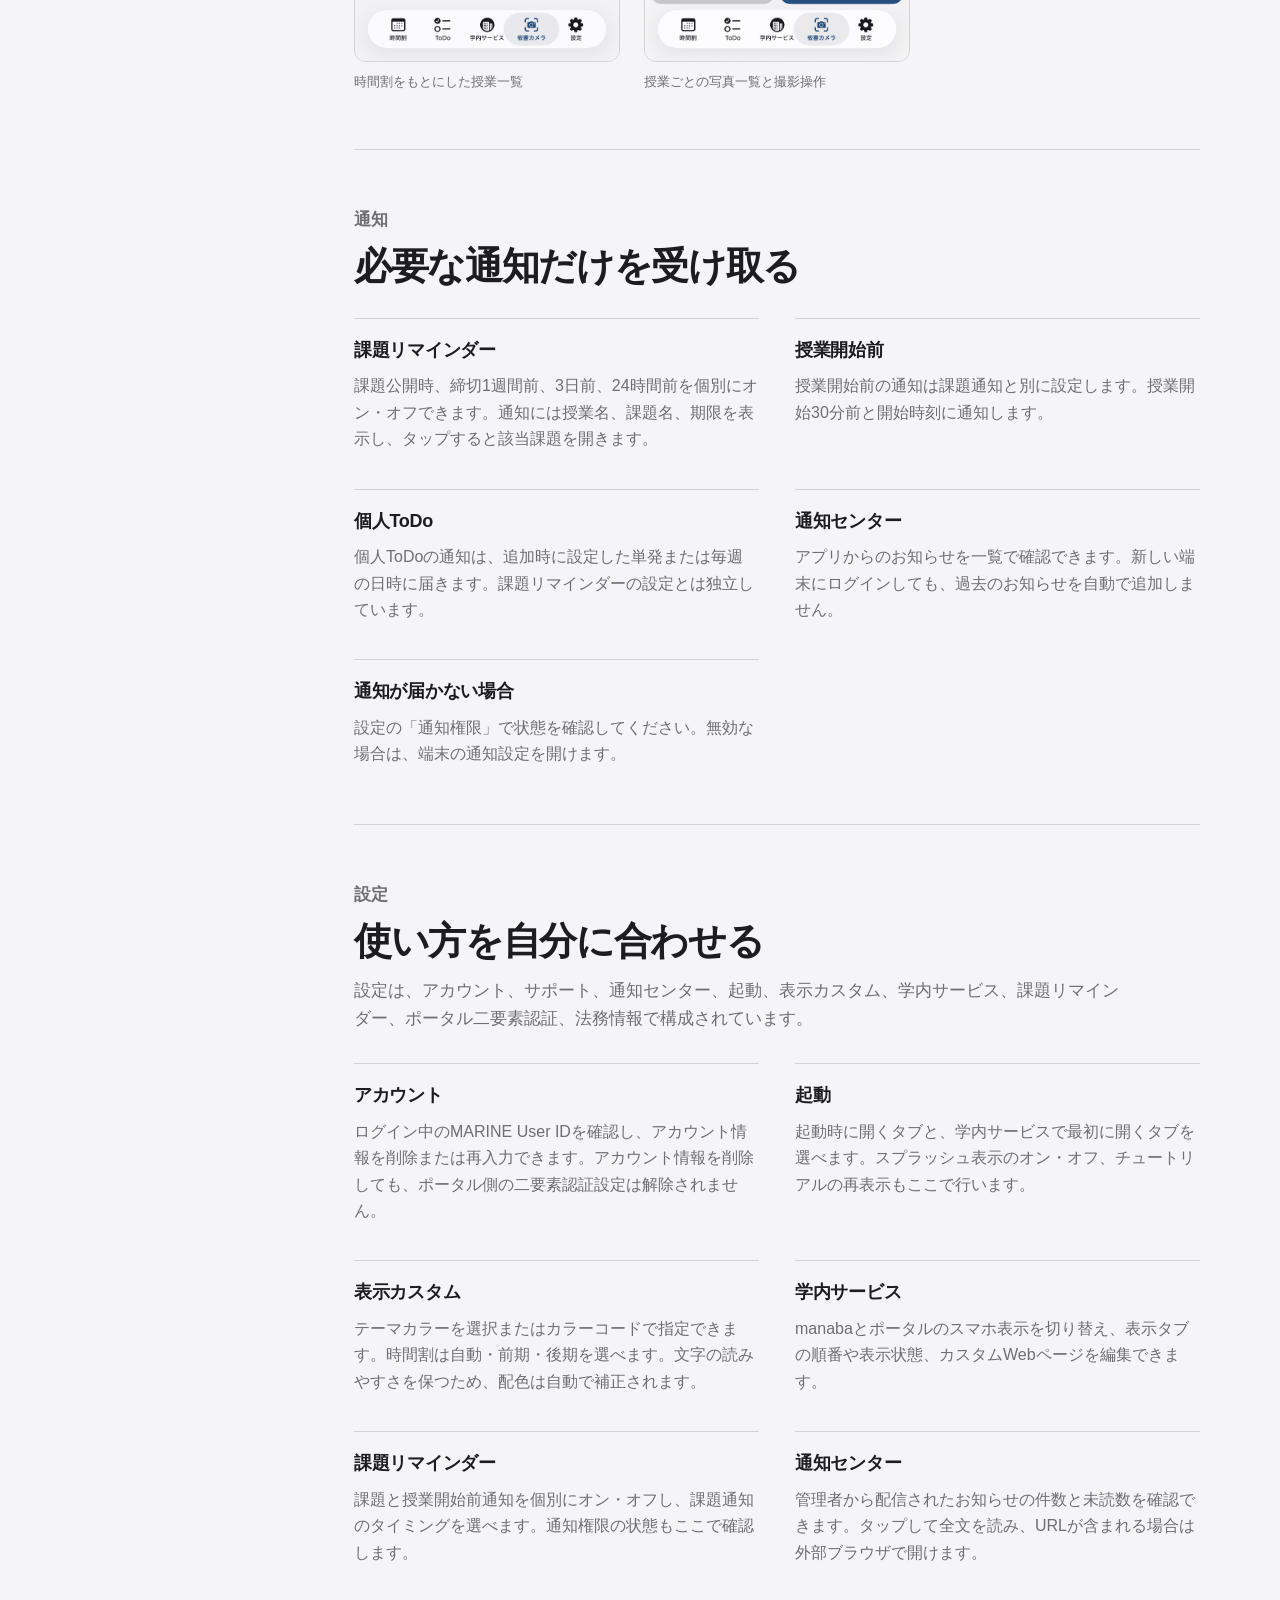
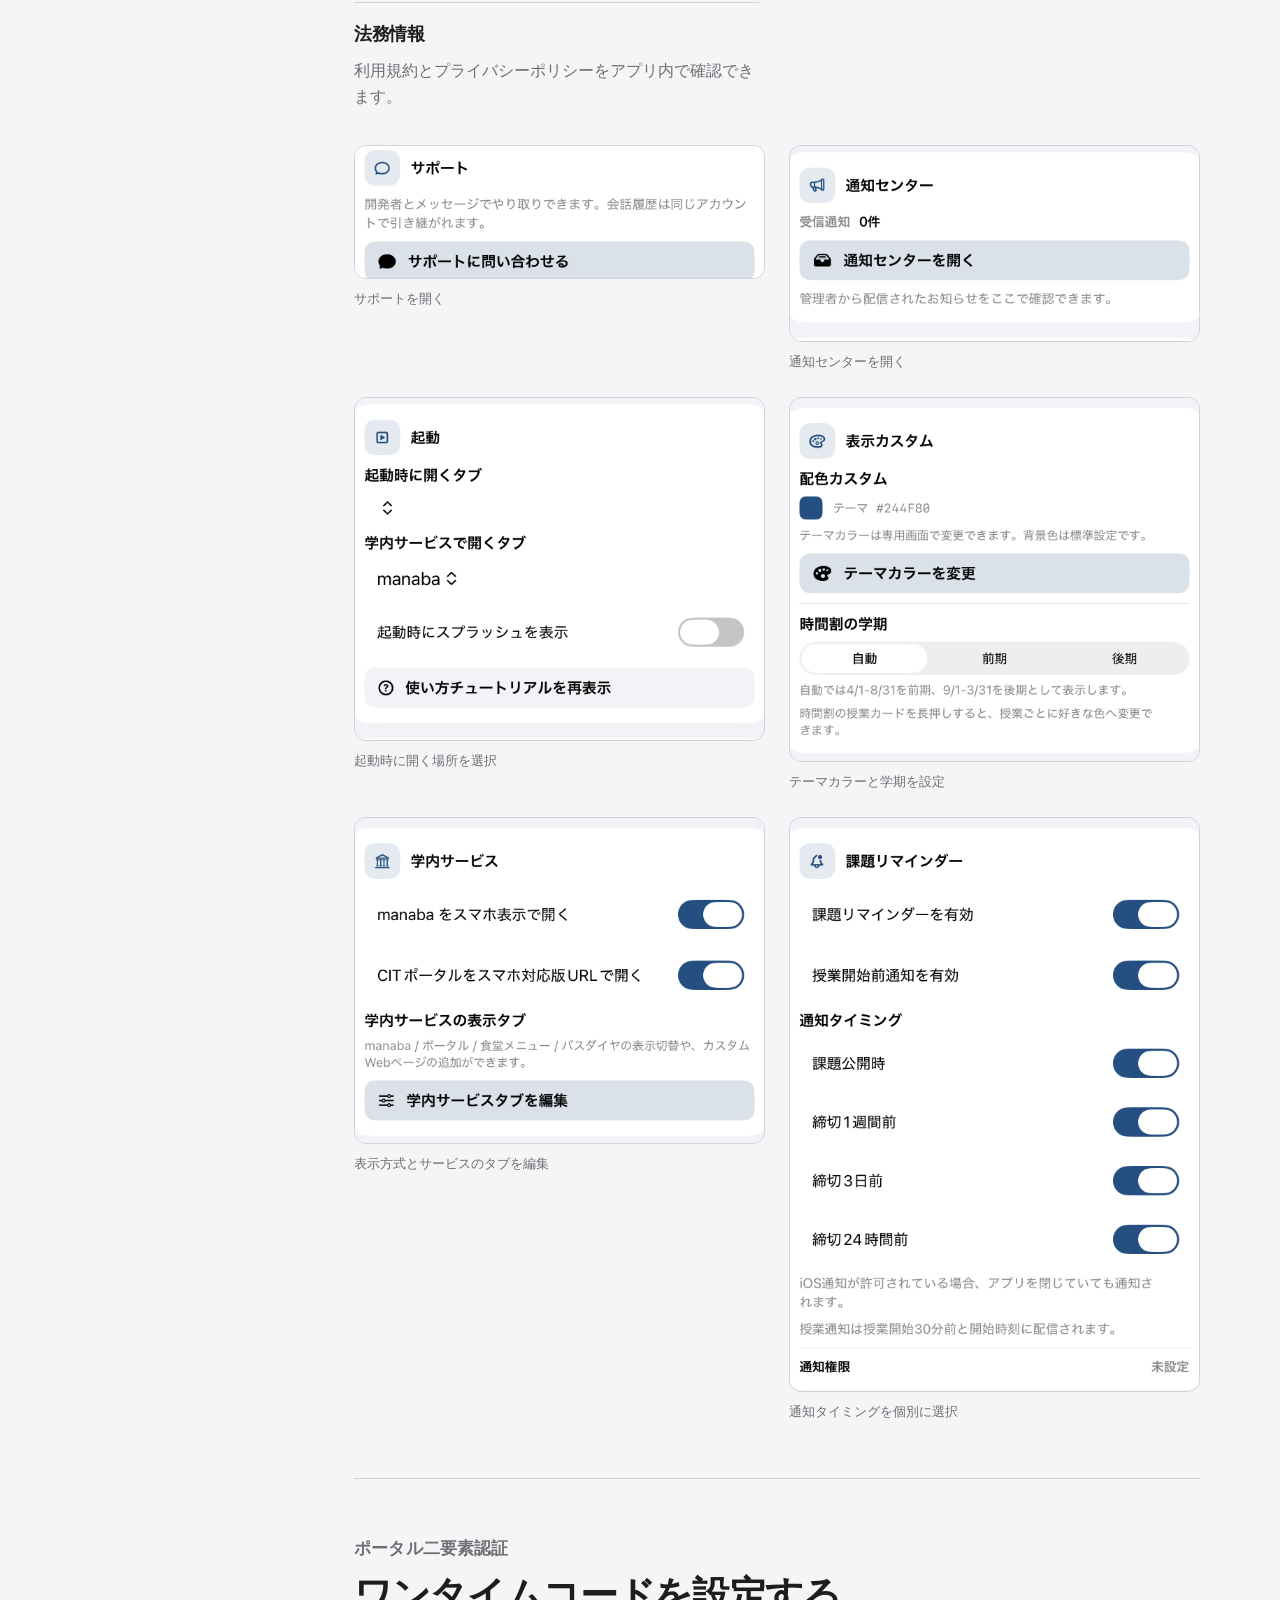
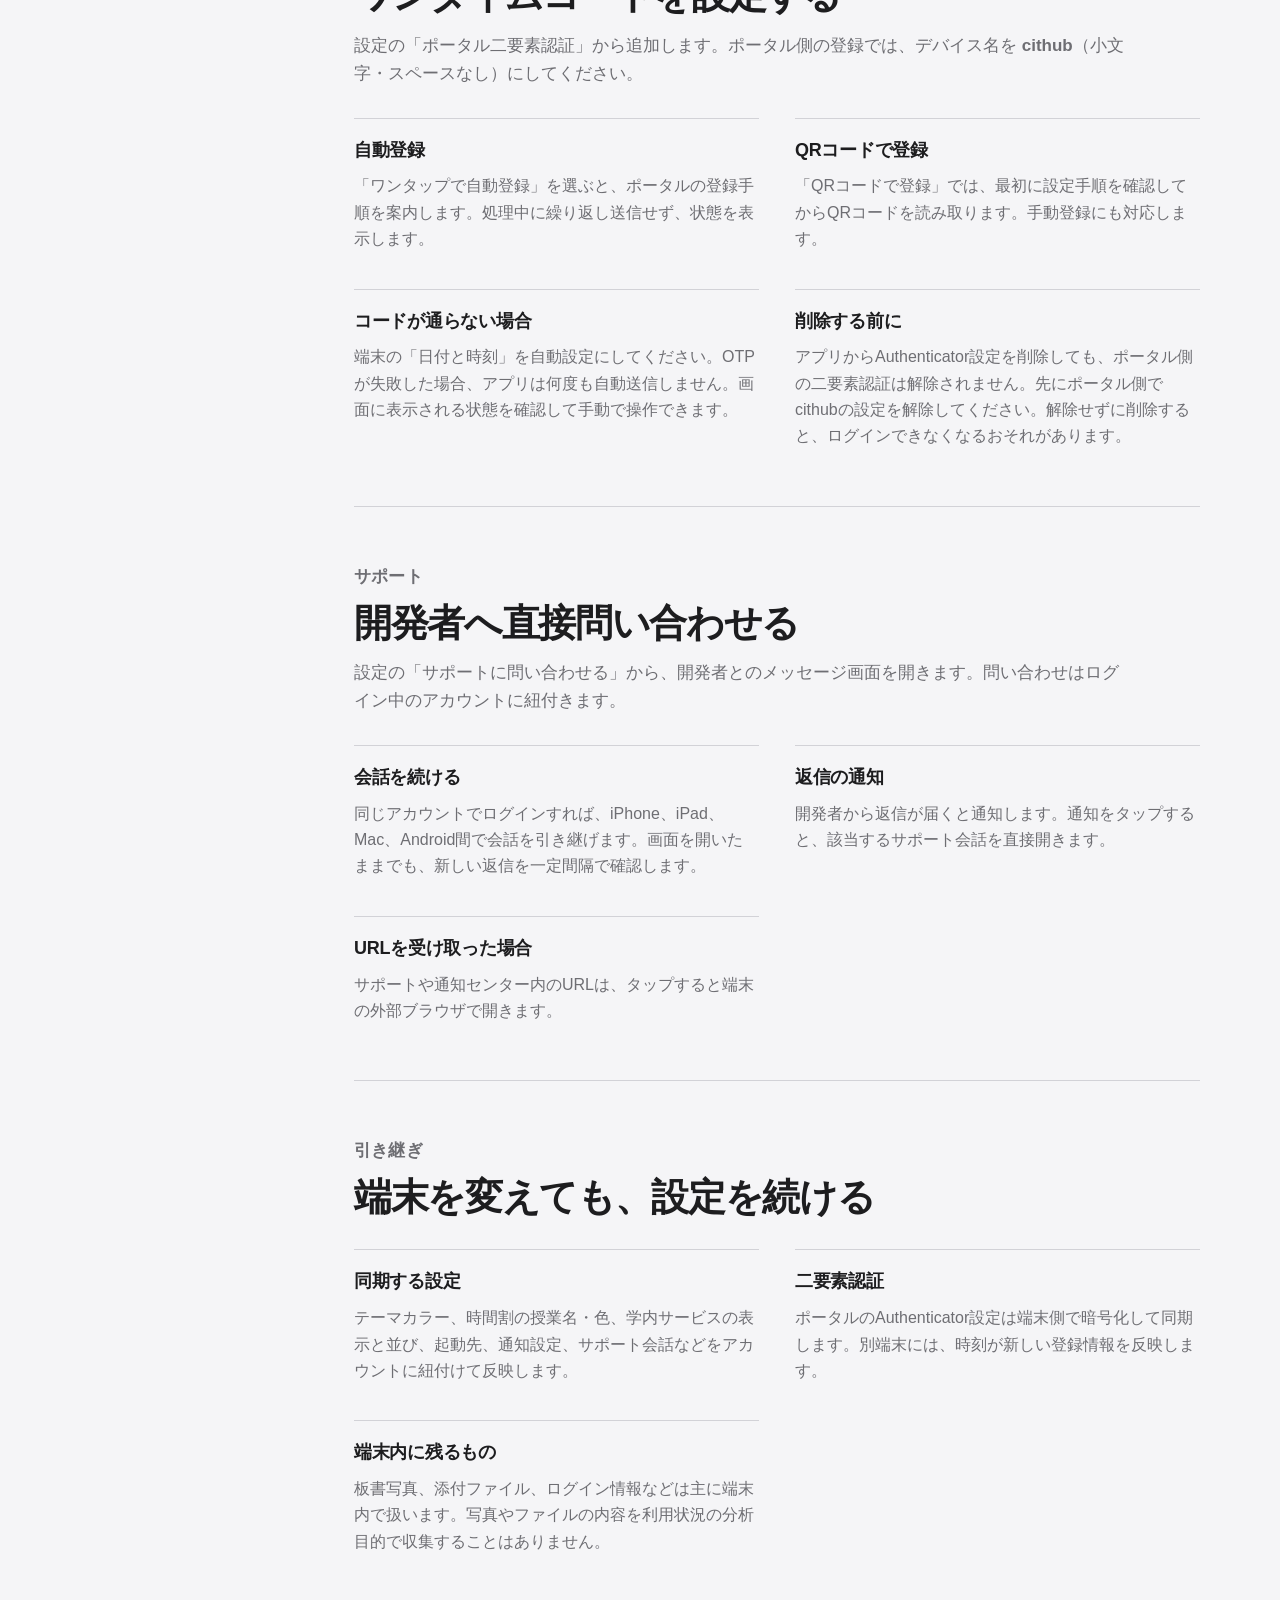
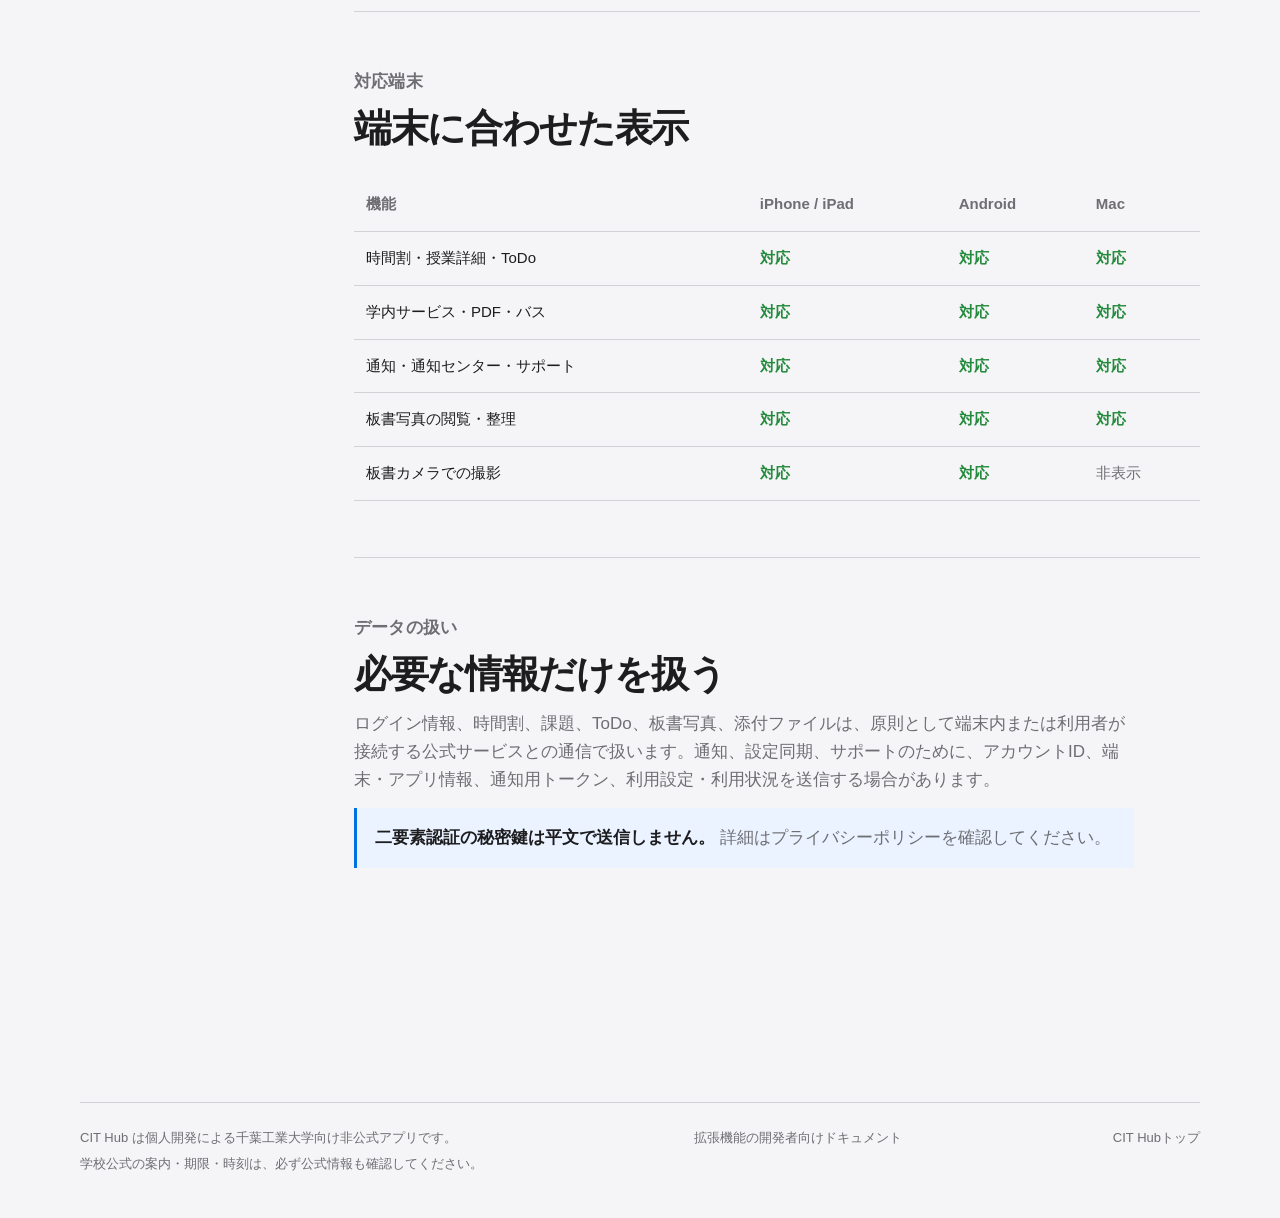
<file: how.html>
<!doctype html>
<html lang="ja">
<head>
  <meta charset="utf-8" />
  <meta name="viewport" content="width=device-width, initial-scale=1, viewport-fit=cover" />
  <title>CIT Hub 使い方ガイド</title>
  <meta name="description" content="CIT Hubの時間割、ToDo、学内サービス、板書カメラ、通知、設定、サポートの操作をまとめたガイドです。" />
  <meta name="theme-color" content="#f5f5f7" />
  <link rel="icon" href="./assets/app-icon.png" />
  <link rel="stylesheet" href="./assets/site.css" />
</head>
<body>
  <a class="skip-link" href="#main-content">本文へ移動</a>
  <header class="site-header">
    <div class="header-inner">
      <a class="brand" href="./index.html" aria-label="CIT Hubトップへ"><img class="brand-icon" src="./assets/app-icon.png" width="34" height="34" alt="" /><span>CIT Hub</span></a>
      <button class="nav-toggle" type="button" aria-label="メニューを開く" aria-expanded="false">メニュー</button>
      <nav class="site-nav" aria-label="サイト内ナビゲーション"><a href="./index.html">トップ</a><a href="#start">はじめ方</a><a href="#timetable">時間割</a><a href="#todo">ToDo</a><a href="#settings">設定</a></nav>
    </div>
  </header>

  <main id="main-content">
    <section class="manual-hero">
      <div class="container reveal">
        <p class="eyebrow">使い方ガイド</p>
        <h1>必要な操作を、<br />ここで確認する。</h1>
        <p class="hero-lead">CIT Hubの機能を、実際の画面と操作順に沿って説明します。端末によって配置や名称がわずかに異なる場合があります。</p>
        <div class="hero-actions"><a class="btn btn-primary" href="#start">はじめ方から読む</a><a class="btn btn-secondary js-app-download" href="https://apps.apple.com/jp/app/cit-hub/id6760315556">ダウンロード</a></div>
      </div>
    </section>

    <div class="manual-layout">
      <aside class="toc"><p class="toc-title">目次</p><nav aria-label="取扱説明書の目次"><a href="#start">はじめ方</a><a href="#timetable">時間割</a><a href="#course">授業の詳細</a><a href="#todo">ToDo・課題</a><a href="#services">学内サービス</a><a href="#board">板書カメラ</a><a href="#notifications">通知</a><a href="#settings">設定</a><a href="#authenticator">二要素認証</a><a href="#support">サポート</a><a href="#sync">引き継ぎ</a><a href="#devices">対応端末</a><a href="#privacy">データの扱い</a></nav></aside>

      <article class="manual-content">
        <section id="start" class="manual-section reveal">
          <p class="section-label">はじめ方</p><h2>最初にすること</h2>
          <div class="manual-grid">
            <div class="manual-block"><h3>1. ログイン</h3><p>MARINE User IDとパスワードを入力します。保存した情報を使って、次回以降の学内サービスへのログインを補助します。</p></div>
            <div class="manual-block"><h3>2. 時間割を取得</h3><p>最初に時間割を取得すると、時間割、授業詳細、板書カメラで授業名と教室情報を利用できます。取得に失敗したときは、前回の保存データを表示します。</p></div>
            <div class="manual-block"><h3>3. 通知を許可</h3><p>課題、授業開始前、個人ToDo、サポート返信を通知で受け取る場合は、端末の通知を許可します。後から設定画面でも確認できます。</p></div>
            <div class="manual-block"><h3>4. チュートリアル</h3><p>初回チュートリアルでは、時間割、ToDo、学内サービス、板書カメラ、食堂、バス、通知、設定を案内します。設定の「使い方チュートリアルを再表示」からいつでも見直せます。</p></div>
          </div>
        </section>

        <section id="timetable" class="manual-section reveal">
          <p class="section-label">時間割</p><h2>今日の授業を確認する</h2>
          <p>時間割では日別表示と週表示を切り替え、曜日ごとの授業、教室、担当情報を確認できます。右上の年間予定から学年暦PDFも開けます。</p>
          <div class="manual-grid">
            <div class="manual-block"><h3>日別・週表示</h3><p>上部の「日別」「週表示」で見方を切り替えます。曜日は曜日表示のどこを押しても選択できます。更新ボタンでは時間割を再取得します。</p></div>
            <div class="manual-block"><h3>学期の表示</h3><p>通常は日付から前期・後期を自動判定します。設定では前期または後期に固定できます。設定した学期は板書カメラの授業一覧にも反映されます。</p></div>
            <div class="manual-block"><h3>授業カードを変更</h3><p>授業カードを長押しすると、授業名とカード色を変更できます。変更した授業名は、授業詳細と板書カメラでも同じ名称で表示されます。</p></div>
            <div class="manual-block"><h3>更新できないとき</h3><p>通信や学内サービス側の都合で再取得できない場合でも、保存済みの時間割を先に表示します。更新操作の近くに表示される状態を確認して、時間を置いて再試行してください。</p></div>
          </div>
          <figure class="manual-shot"><img src="./assets/screenshots/iphone15pm/iphone15pm_02_timetable.png" alt="時間割画面" /><figcaption>授業、時限、担当、教室を日別表示で確認します。</figcaption></figure>
        </section>

        <section id="course" class="manual-section reveal">
          <p class="section-label">授業の詳細</p><h2>授業ごとの情報をまとめて開く</h2>
          <p>時間割の授業をタップすると、その授業に関連する情報を確認できます。時間割とmanabaで授業名の表記に差がある場合は、曜日・時限・名称を使って関連づけます。</p>
          <div class="manual-grid">
            <div class="manual-block"><h3>課題</h3><p>関連するmanaba課題を確認できます。課題名をタップすると、学内サービス内のmanabaで該当課題ページを開きます。</p></div>
            <div class="manual-block"><h3>板書写真</h3><p>授業詳細から、その授業の板書写真一覧を開けます。写真がない場合も、ここから撮影または端末内の写真を追加できます。</p></div>
          </div>
        </section>

        <section id="todo" class="manual-section reveal">
          <p class="section-label">ToDo・課題</p><h2>課題と自分の予定を、同じ一覧で管理する</h2>
          <p>manabaから取得した課題と、自分で追加したToDoを同じ一覧に表示します。個人ToDoは色の濃淡で区別し、編集・削除できます。</p>
          <div class="manual-grid">
            <div class="manual-block"><h3>一覧を絞り込む</h3><p>「すべて」「ToDoのみ」「課題のみ」で表示対象を切り替えます。manaba課題は取得した並びを保ち、個人ToDoだけが期限・通知日時を使って整理されます。</p></div>
            <div class="manual-block"><h3>個人ToDoを追加</h3><p>右上の追加ボタンから作成します。タイトルは必須です。詳細、期限、通知、URL、写真、ファイルを追加できます。URLと添付ファイルは同じ添付欄で扱います。</p></div>
            <div class="manual-block"><h3>期限と通知</h3><p>期限なしでは期限日時の入力欄を表示しません。通知は「なし」「1回のみ」「毎週」から選択します。1回のみでは通知を期限より後に設定できません。毎週では期限を設定できません。</p></div>
            <div class="manual-block"><h3>期限を過ぎた後</h3><p>1回のみの個人ToDoは期限を過ぎると一覧から自動で整理されます。毎週通知のToDoは、次回の通知日時へ更新して残ります。期限なしでも通知日時があるものは、一覧ではその通知日時を基準に並びます。</p></div>
            <div class="manual-block"><h3>添付とURL</h3><p>詳細画面からURL、PDF、画像などを開けます。添付ファイルはアプリ内プレビューで確認し、対応する共有操作を利用できます。</p></div>
            <div class="manual-block"><h3>manaba課題</h3><p>manaba課題をタップすると、実際の課題ページを開きます。課題の更新や削除を再取得した場合は、古い課題通知を整理します。</p></div>
          </div>
          <div class="manual-shot-grid">
            <figure><img src="./assets/screenshots/iphone15pm/iphone15pm_03_todo_list.png" alt="ToDo一覧" /><figcaption>課題と個人ToDoを一覧で確認</figcaption></figure>
            <figure><img src="./assets/screenshots/iphone15pm/iphone15pm_04_todo_add.png" alt="ToDo追加画面" /><figcaption>期限、通知、添付を設定して追加</figcaption></figure>
            <figure><img src="./assets/screenshots/iphone15pm/iphone15pm_05_todo_preview.png" alt="ToDo詳細画面" /><figcaption>詳細、期限、通知、URL、添付を確認</figcaption></figure>
          </div>
        </section>

        <section id="services" class="manual-section reveal">
          <p class="section-label">学内サービス</p><h2>よく使うWebサービスを切り替える</h2>
          <p>学内サービスにはmanaba、CITポータル、食堂メニュー、バスダイヤを表示します。設定で表示・非表示、並び順、カスタムWebページを変更できます。</p>
          <div class="manual-grid">
            <div class="manual-block"><h3>manaba</h3><p>スマホ表示と通常表示を設定から選べます。課題一覧や時間割から開いた課題は、manaba内の該当ページへ直接移動します。</p></div>
            <div class="manual-block"><h3>CITポータル</h3><p>保存済みのアカウント情報でログインを補助します。ログイン画面への自動送信は同じ画面で1回に制限します。パスワードが入らない、二要素認証が必要、複数画面エラーなどは状態と手動操作を表示します。</p></div>
            <div class="manual-block"><h3>読み込み・再読み込み</h3><p>読み込み中、ログイン処理中、エラーを区別して表示します。白い画面のまま待たせず、状態と再読み込み操作を示します。学内サービスのタブと戻る操作は読み込み中も表示されます。</p></div>
            <div class="manual-block"><h3>戻る</h3><p>学内サービスでは通常の履歴に戻れます。ポータルだけは、サイト内に戻るボタンがある画面でアプリ側の戻る操作を無効にし、ほかのWebサービスとは切り離して扱います。</p></div>
            <div class="manual-block"><h3>PDF・ファイル</h3><p>学内サービスでPDFを開くと、通常のブラウザに近い閲覧画面を表示します。右上から共有・ダウンロードできます。</p></div>
            <div class="manual-block"><h3>食堂メニュー</h3><p>前回取得した食堂メニューを最初に表示し、バックグラウンドで更新を確認します。更新が見つかった場合だけ新しい内容に切り替えます。</p></div>
            <div class="manual-block"><h3>バスダイヤ</h3><p>バスダイヤは標準で表示します。利用キャンパスを設定すると該当する時刻表を優先し、現在時刻に近い便を確認できます。曜日や経路も切り替えられます。</p></div>
            <div class="manual-block"><h3>カスタムWebページ</h3><p>よく使うWebページを追加し、表示名・URL・並び順・表示状態を管理できます。</p></div>
          </div>
        </section>

        <section id="board" class="manual-section reveal">
          <p class="section-label">板書カメラ</p><h2>授業ごとに、写真を整理する</h2>
          <p>時間割の授業名をもとに、板書写真を授業単位で保存します。写真が多い授業でも、授業一覧から目的の写真へ進めます。</p>
          <div class="manual-grid">
            <div class="manual-block"><h3>写真を追加</h3><p>授業を開き、「撮影」または「取り込む」を選びます。撮影時にシャッター音を出さないカメラを表示し、端末の向きに合わせて保存します。</p></div>
            <div class="manual-block"><h3>写真を確認</h3><p>写真一覧で選んだ写真を開きます。ピンチ操作で拡大・縮小でき、横向きの写真は横向きのまま確認できます。</p></div>
            <div class="manual-block"><h3>写真を管理</h3><p>写真の共有、写真アプリへの保存、削除ができます。既存の端末写真も授業へ追加できます。</p></div>
            <div class="manual-block"><h3>時間割との関係</h3><p>時間割で変更した授業名は、板書カメラの授業名にも反映されます。時間割または授業詳細から板書カメラを開くこともできます。</p></div>
          </div>
          <div class="manual-shot-grid"><figure><img src="./assets/screenshots/iphone15pm/iphone15pm_11_board_camera_courses.png" alt="板書カメラの授業一覧" /><figcaption>時間割をもとにした授業一覧</figcaption></figure><figure><img src="./assets/screenshots/iphone15pm/iphone15pm_12_board_camera_detail.png" alt="板書カメラの授業詳細" /><figcaption>授業ごとの写真一覧と撮影操作</figcaption></figure></div>
        </section>

        <section id="notifications" class="manual-section reveal">
          <p class="section-label">通知</p><h2>必要な通知だけを受け取る</h2>
          <div class="manual-grid">
            <div class="manual-block"><h3>課題リマインダー</h3><p>課題公開時、締切1週間前、3日前、24時間前を個別にオン・オフできます。通知には授業名、課題名、期限を表示し、タップすると該当課題を開きます。</p></div>
            <div class="manual-block"><h3>授業開始前</h3><p>授業開始前の通知は課題通知と別に設定します。授業開始30分前と開始時刻に通知します。</p></div>
            <div class="manual-block"><h3>個人ToDo</h3><p>個人ToDoの通知は、追加時に設定した単発または毎週の日時に届きます。課題リマインダーの設定とは独立しています。</p></div>
            <div class="manual-block"><h3>通知センター</h3><p>アプリからのお知らせを一覧で確認できます。新しい端末にログインしても、過去のお知らせを自動で追加しません。</p></div>
            <div class="manual-block"><h3>通知が届かない場合</h3><p>設定の「通知権限」で状態を確認してください。無効な場合は、端末の通知設定を開けます。</p></div>
          </div>
        </section>

        <section id="settings" class="manual-section reveal">
          <p class="section-label">設定</p><h2>使い方を自分に合わせる</h2>
          <p>設定は、アカウント、サポート、通知センター、起動、表示カスタム、学内サービス、課題リマインダー、ポータル二要素認証、法務情報で構成されています。</p>
          <div class="manual-grid">
            <div class="manual-block"><h3>アカウント</h3><p>ログイン中のMARINE User IDを確認し、アカウント情報を削除または再入力できます。アカウント情報を削除しても、ポータル側の二要素認証設定は解除されません。</p></div>
            <div class="manual-block"><h3>起動</h3><p>起動時に開くタブと、学内サービスで最初に開くタブを選べます。スプラッシュ表示のオン・オフ、チュートリアルの再表示もここで行います。</p></div>
            <div class="manual-block"><h3>表示カスタム</h3><p>テーマカラーを選択またはカラーコードで指定できます。時間割は自動・前期・後期を選べます。文字の読みやすさを保つため、配色は自動で補正されます。</p></div>
            <div class="manual-block"><h3>学内サービス</h3><p>manabaとポータルのスマホ表示を切り替え、表示タブの順番や表示状態、カスタムWebページを編集できます。</p></div>
            <div class="manual-block"><h3>課題リマインダー</h3><p>課題と授業開始前通知を個別にオン・オフし、課題通知のタイミングを選べます。通知権限の状態もここで確認します。</p></div>
            <div class="manual-block"><h3>通知センター</h3><p>管理者から配信されたお知らせの件数と未読数を確認できます。タップして全文を読み、URLが含まれる場合は外部ブラウザで開けます。</p></div>
            <div class="manual-block"><h3>法務情報</h3><p>利用規約とプライバシーポリシーをアプリ内で確認できます。</p></div>
          </div>
          <div class="settings-shot-grid">
            <figure><img src="./assets/screenshots/settings/support.png" alt="サポート設定" /><figcaption>サポートを開く</figcaption></figure>
            <figure><img src="./assets/screenshots/settings/notification-center.png" alt="通知センター設定" /><figcaption>通知センターを開く</figcaption></figure>
            <figure><img src="./assets/screenshots/settings/startup.png" alt="起動設定" /><figcaption>起動時に開く場所を選択</figcaption></figure>
            <figure><img src="./assets/screenshots/settings/appearance.png" alt="表示カスタム設定" /><figcaption>テーマカラーと学期を設定</figcaption></figure>
            <figure><img src="./assets/screenshots/settings/services.png" alt="学内サービス設定" /><figcaption>表示方式とサービスのタブを編集</figcaption></figure>
            <figure><img src="./assets/screenshots/settings/reminders.png" alt="課題リマインダー設定" /><figcaption>通知タイミングを個別に選択</figcaption></figure>
          </div>
        </section>

        <section id="authenticator" class="manual-section reveal">
          <p class="section-label">ポータル二要素認証</p><h2>ワンタイムコードを設定する</h2>
          <p>設定の「ポータル二要素認証」から追加します。ポータル側の登録では、デバイス名を <strong>cithub</strong>（小文字・スペースなし）にしてください。</p>
          <div class="manual-grid">
            <div class="manual-block"><h3>自動登録</h3><p>「ワンタップで自動登録」を選ぶと、ポータルの登録手順を案内します。処理中に繰り返し送信せず、状態を表示します。</p></div>
            <div class="manual-block"><h3>QRコードで登録</h3><p>「QRコードで登録」では、最初に設定手順を確認してからQRコードを読み取ります。手動登録にも対応します。</p></div>
            <div class="manual-block"><h3>コードが通らない場合</h3><p>端末の「日付と時刻」を自動設定にしてください。OTPが失敗した場合、アプリは何度も自動送信しません。画面に表示される状態を確認して手動で操作できます。</p></div>
            <div class="manual-block"><h3>削除する前に</h3><p>アプリからAuthenticator設定を削除しても、ポータル側の二要素認証は解除されません。先にポータル側でcithubの設定を解除してください。解除せずに削除すると、ログインできなくなるおそれがあります。</p></div>
          </div>
        </section>

        <section id="support" class="manual-section reveal">
          <p class="section-label">サポート</p><h2>開発者へ直接問い合わせる</h2>
          <p>設定の「サポートに問い合わせる」から、開発者とのメッセージ画面を開きます。問い合わせはログイン中のアカウントに紐付きます。</p>
          <div class="manual-grid">
            <div class="manual-block"><h3>会話を続ける</h3><p>同じアカウントでログインすれば、iPhone、iPad、Mac、Android間で会話を引き継げます。画面を開いたままでも、新しい返信を一定間隔で確認します。</p></div>
            <div class="manual-block"><h3>返信の通知</h3><p>開発者から返信が届くと通知します。通知をタップすると、該当するサポート会話を直接開きます。</p></div>
            <div class="manual-block"><h3>URLを受け取った場合</h3><p>サポートや通知センター内のURLは、タップすると端末の外部ブラウザで開きます。</p></div>
          </div>
        </section>

        <section id="sync" class="manual-section reveal">
          <p class="section-label">引き継ぎ</p><h2>端末を変えても、設定を続ける</h2>
          <div class="manual-grid">
            <div class="manual-block"><h3>同期する設定</h3><p>テーマカラー、時間割の授業名・色、学内サービスの表示と並び、起動先、通知設定、サポート会話などをアカウントに紐付けて反映します。</p></div>
            <div class="manual-block"><h3>二要素認証</h3><p>ポータルのAuthenticator設定は端末側で暗号化して同期します。別端末には、時刻が新しい登録情報を反映します。</p></div>
            <div class="manual-block"><h3>端末内に残るもの</h3><p>板書写真、添付ファイル、ログイン情報などは主に端末内で扱います。写真やファイルの内容を利用状況の分析目的で収集することはありません。</p></div>
          </div>
        </section>

        <section id="devices" class="manual-section reveal">
          <p class="section-label">対応端末</p><h2>端末に合わせた表示</h2>
          <table class="availability"><thead><tr><th>機能</th><th>iPhone / iPad</th><th>Android</th><th>Mac</th></tr></thead><tbody>
            <tr><td>時間割・授業詳細・ToDo</td><td class="yes">対応</td><td class="yes">対応</td><td class="yes">対応</td></tr>
            <tr><td>学内サービス・PDF・バス</td><td class="yes">対応</td><td class="yes">対応</td><td class="yes">対応</td></tr>
            <tr><td>通知・通知センター・サポート</td><td class="yes">対応</td><td class="yes">対応</td><td class="yes">対応</td></tr>
            <tr><td>板書写真の閲覧・整理</td><td class="yes">対応</td><td class="yes">対応</td><td class="yes">対応</td></tr>
            <tr><td>板書カメラでの撮影</td><td class="yes">対応</td><td class="yes">対応</td><td class="partial">非表示</td></tr>
          </tbody></table>
        </section>

        <section id="privacy" class="manual-section reveal">
          <p class="section-label">データの扱い</p><h2>必要な情報だけを扱う</h2>
          <p>ログイン情報、時間割、課題、ToDo、板書写真、添付ファイルは、原則として端末内または利用者が接続する公式サービスとの通信で扱います。通知、設定同期、サポートのために、アカウントID、端末・アプリ情報、通知用トークン、利用設定・利用状況を送信する場合があります。</p>
          <p class="manual-note"><strong>二要素認証の秘密鍵は平文で送信しません。</strong> 詳細は<a href="./privacy.html">プライバシーポリシー</a>を確認してください。</p>
        </section>
      </article>
    </div>
  </main>

  <footer class="footer"><div class="container footer-inner"><div><p>CIT Hub は個人開発による千葉工業大学向け非公式アプリです。</p><p>学校公式の案内・期限・時刻は、必ず公式情報も確認してください。</p></div><a href="./developer-docs/">拡張機能の開発者向けドキュメント</a><a href="./index.html">CIT Hubトップ</a></div></footer>
  <script src="./assets/site.js" defer></script>
</body>
</html>
</file>
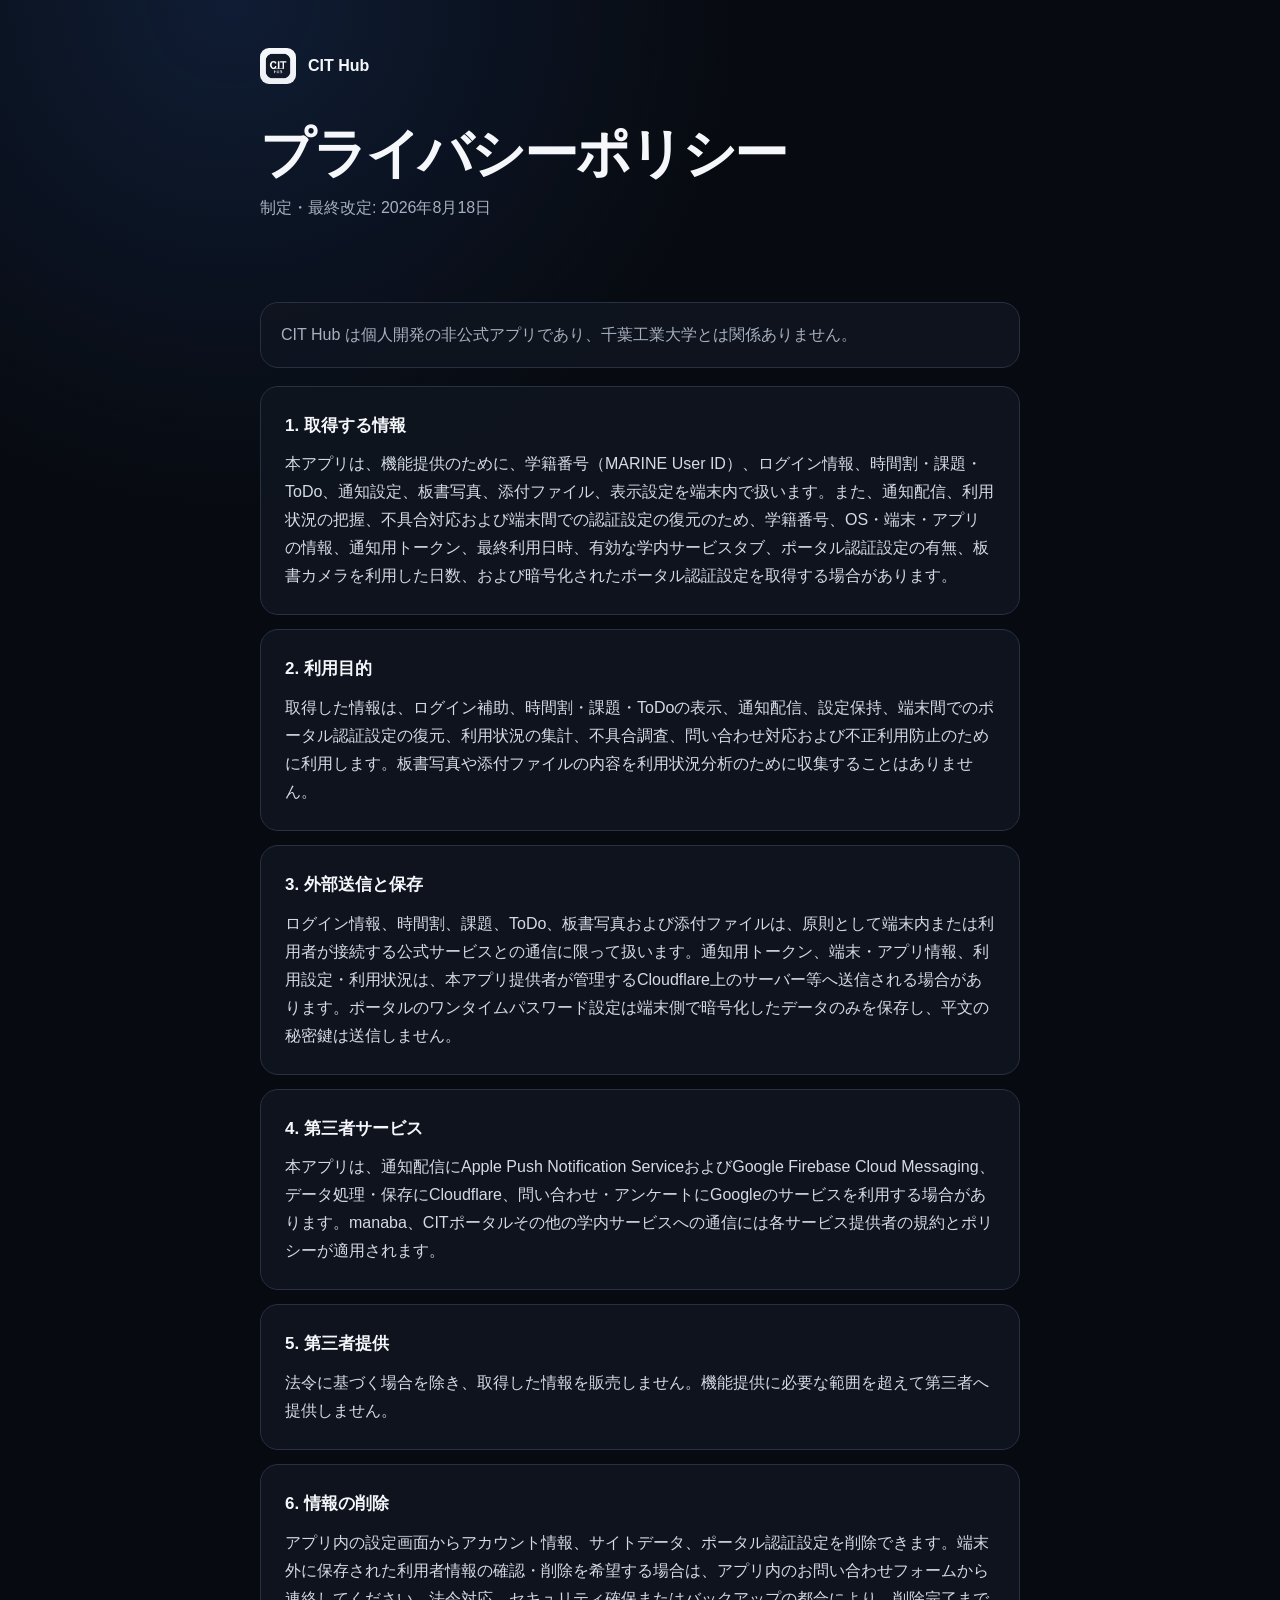
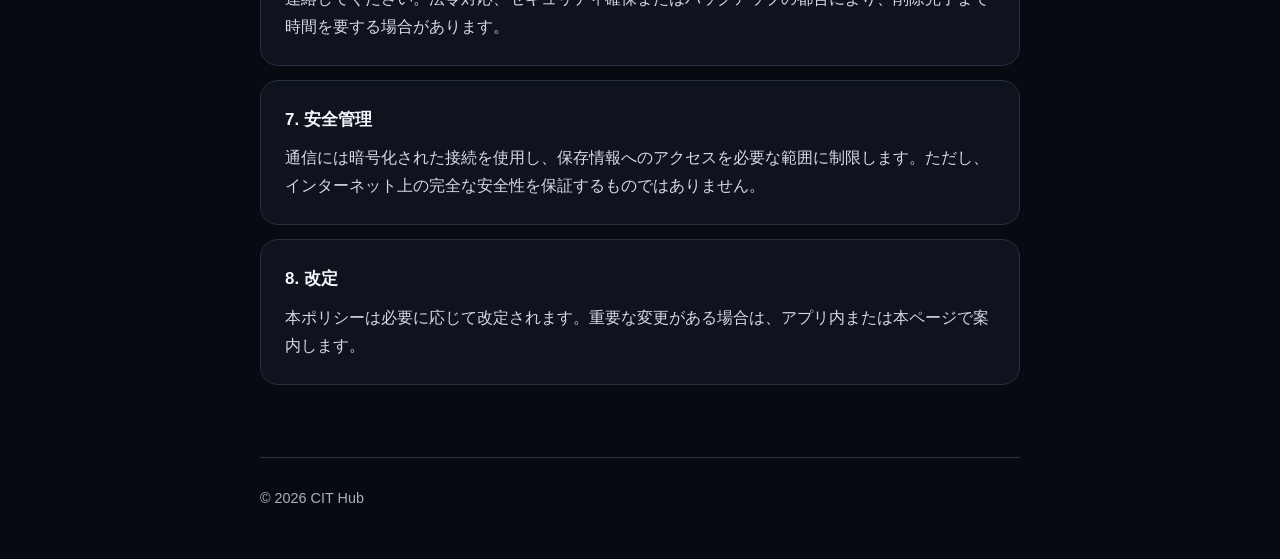
<file: privacy.html>
<!doctype html>
<html lang="ja">
  <head>
    <meta charset="utf-8" />
    <meta name="viewport" content="width=device-width, initial-scale=1, viewport-fit=cover" />
    <title>プライバシーポリシー | CIT Hub</title>
    <meta name="description" content="CIT Hub のプライバシーポリシーです。" />
    <link rel="canonical" href="https://cit-hub.vercel.app/privacy.html" />
    <link rel="icon" href="./assets/app-icon.png" />
    <link rel="stylesheet" href="./assets/privacy.css" />
  </head>
  <body>
    <header class="privacy-header">
      <a class="privacy-brand" href="./index.html">
        <img src="./assets/app-icon.png" alt="" />
        <span>CIT Hub</span>
      </a>
      <h1 class="privacy-title">プライバシーポリシー</h1>
      <p class="privacy-updated">制定・最終改定: 2026年8月18日</p>
    </header>

    <main class="privacy-main">
      <p class="privacy-note">CIT Hub は個人開発の非公式アプリであり、千葉工業大学とは関係ありません。</p>
      <section class="privacy-section">
        <h2>1. 取得する情報</h2>
        <p>本アプリは、機能提供のために、学籍番号（MARINE User ID）、ログイン情報、時間割・課題・ToDo、通知設定、板書写真、添付ファイル、表示設定を端末内で扱います。また、通知配信、利用状況の把握、不具合対応および端末間での認証設定の復元のため、学籍番号、OS・端末・アプリの情報、通知用トークン、最終利用日時、有効な学内サービスタブ、ポータル認証設定の有無、板書カメラを利用した日数、および暗号化されたポータル認証設定を取得する場合があります。</p>
      </section>
      <section class="privacy-section">
        <h2>2. 利用目的</h2>
        <p>取得した情報は、ログイン補助、時間割・課題・ToDoの表示、通知配信、設定保持、端末間でのポータル認証設定の復元、利用状況の集計、不具合調査、問い合わせ対応および不正利用防止のために利用します。板書写真や添付ファイルの内容を利用状況分析のために収集することはありません。</p>
      </section>
      <section class="privacy-section">
        <h2>3. 外部送信と保存</h2>
        <p>ログイン情報、時間割、課題、ToDo、板書写真および添付ファイルは、原則として端末内または利用者が接続する公式サービスとの通信に限って扱います。通知用トークン、端末・アプリ情報、利用設定・利用状況は、本アプリ提供者が管理するCloudflare上のサーバー等へ送信される場合があります。ポータルのワンタイムパスワード設定は端末側で暗号化したデータのみを保存し、平文の秘密鍵は送信しません。</p>
      </section>
      <section class="privacy-section">
        <h2>4. 第三者サービス</h2>
        <p>本アプリは、通知配信にApple Push Notification ServiceおよびGoogle Firebase Cloud Messaging、データ処理・保存にCloudflare、問い合わせ・アンケートにGoogleのサービスを利用する場合があります。manaba、CITポータルその他の学内サービスへの通信には各サービス提供者の規約とポリシーが適用されます。</p>
      </section>
      <section class="privacy-section">
        <h2>5. 第三者提供</h2>
        <p>法令に基づく場合を除き、取得した情報を販売しません。機能提供に必要な範囲を超えて第三者へ提供しません。</p>
      </section>
      <section class="privacy-section">
        <h2>6. 情報の削除</h2>
        <p>アプリ内の設定画面からアカウント情報、サイトデータ、ポータル認証設定を削除できます。端末外に保存された利用者情報の確認・削除を希望する場合は、アプリ内のお問い合わせフォームから連絡してください。法令対応、セキュリティ確保またはバックアップの都合により、削除完了まで時間を要する場合があります。</p>
      </section>
      <section class="privacy-section">
        <h2>7. 安全管理</h2>
        <p>通信には暗号化された接続を使用し、保存情報へのアクセスを必要な範囲に制限します。ただし、インターネット上の完全な安全性を保証するものではありません。</p>
      </section>
      <section class="privacy-section">
        <h2>8. 改定</h2>
        <p>本ポリシーは必要に応じて改定されます。重要な変更がある場合は、アプリ内または本ページで案内します。</p>
      </section>
    </main>
    <footer class="privacy-footer">© 2026 CIT Hub</footer>
  </body>
</html>
</file>
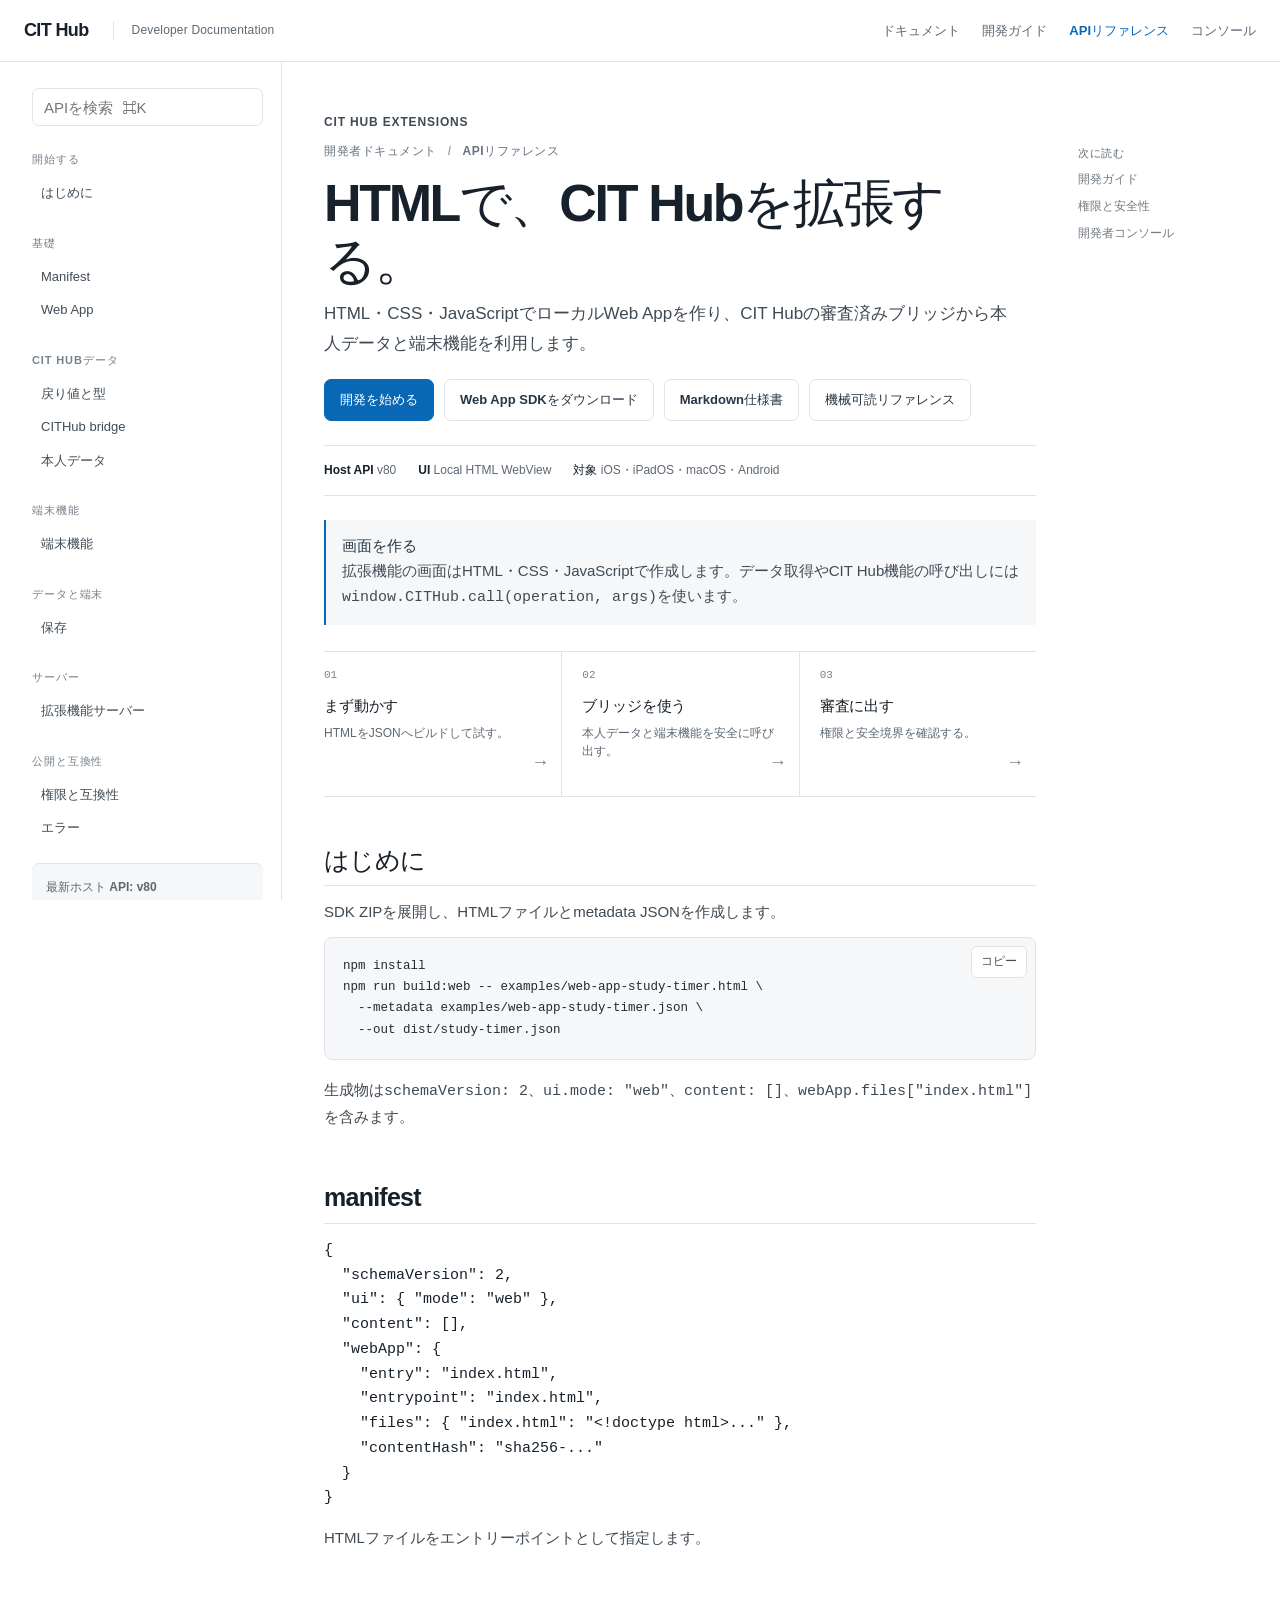
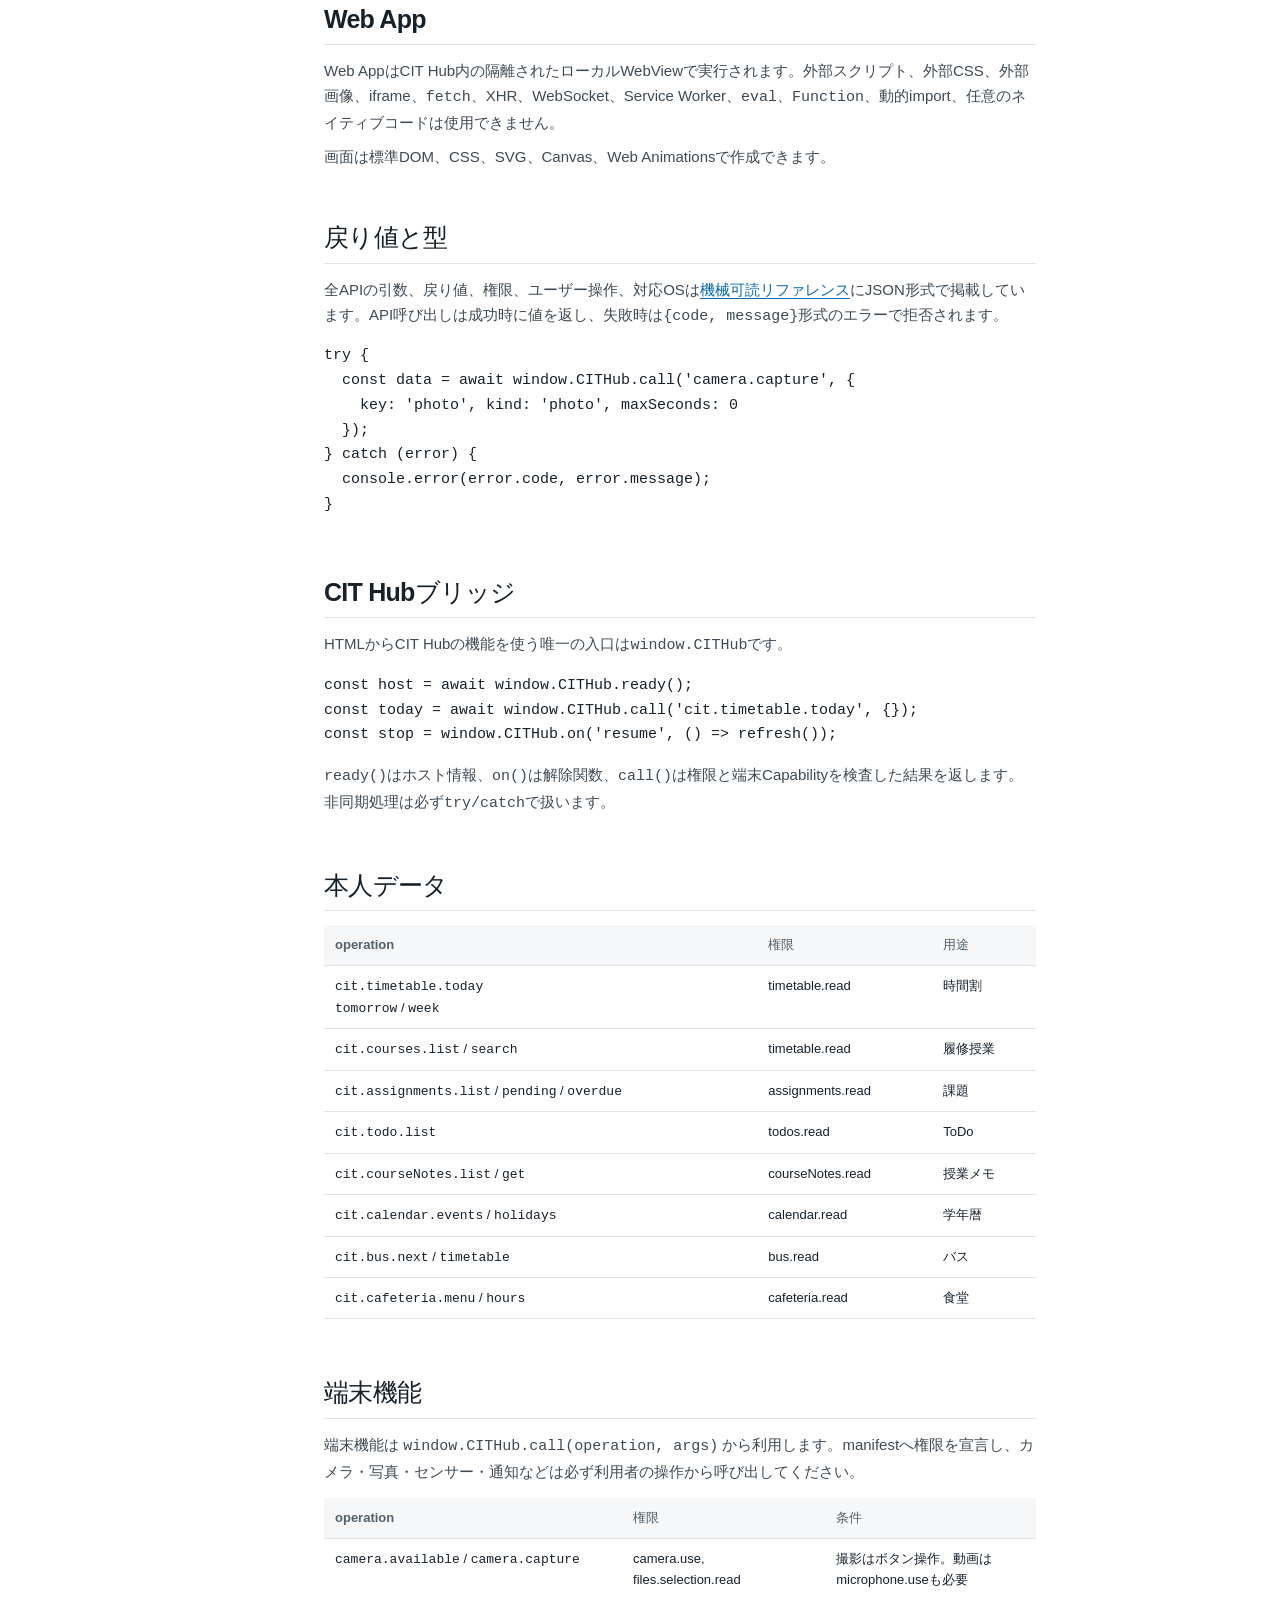
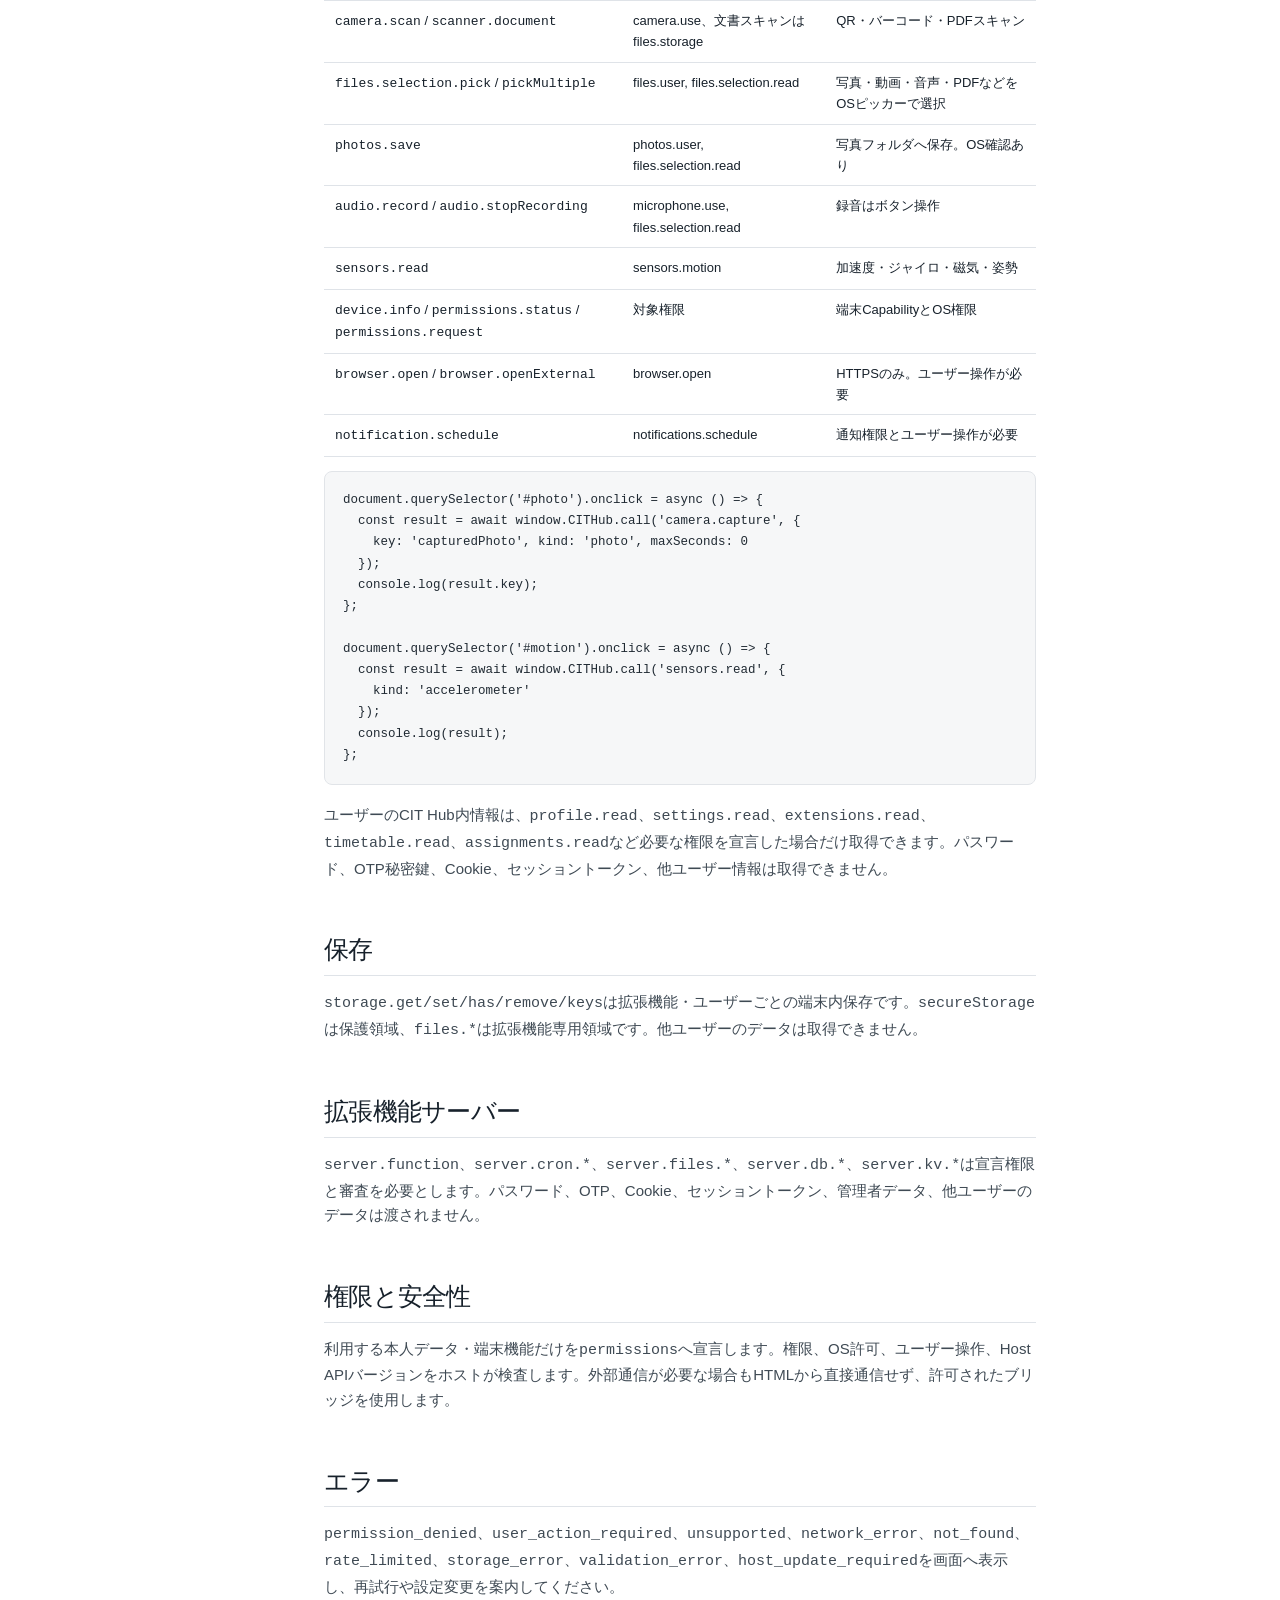
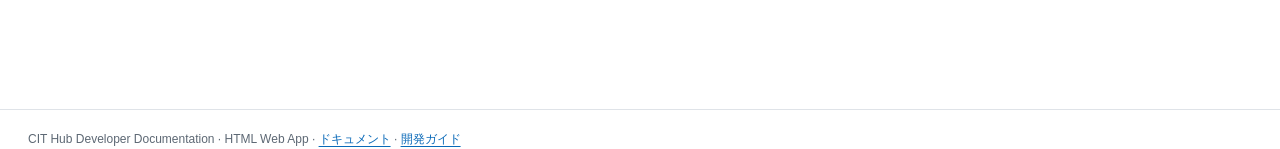
<file: developer-docs/api.html>
<!doctype html>
<html lang="ja">
<head>
  <meta charset="utf-8">
  <meta name="viewport" content="width=device-width, initial-scale=1">
  <meta name="theme-color" content="#ffffff">
  <title>CIT Hub Web App APIリファレンス</title>
  <meta name="description" content="CIT Hub拡張機能のHTML Web AppブリッジAPI、権限、本人データ、端末機能を解説します。">
  <link rel="stylesheet" href="assets/api.css?v=20261103-web-only">
  <script src="assets/api.js?v=20261103-web-only" defer></script>
</head>
<body>

  <header class="topbar"><a class="wordmark" href="documentation.html">CIT Hub</a><span class="product">Developer Documentation</span><nav class="toplinks" aria-label="グローバルナビゲーション"><a href="documentation.html">ドキュメント</a><a href="guide.html">開発ガイド</a><a href="api.html" aria-current="page">APIリファレンス</a><a href="https://developer.cithub.app/">コンソール</a></nav></header>
  <details class="mobile-nav"><summary>このページの目次</summary><input class="search" id="api-search-mobile" type="search" placeholder="APIを検索" aria-label="APIを検索"><div id="mobile-toc"></div></details>
  <div class="layout">
    <aside class="sidebar" aria-label="API目次"><input class="search" id="api-search" type="search" placeholder="APIを検索  ⌘K" aria-label="APIを検索"><div id="side-toc"></div><div class="compat"><strong>最新ホスト API: v80</strong><br>画面方式はHTML Web Appに統一されています。</div></aside>
    <main class="content" id="main-content">
      <p class="eyebrow">CIT HUB EXTENSIONS</p><p class="doc-kicker">開発者ドキュメント <span> / </span> APIリファレンス</p>
      <h1>HTMLで、<br class="desktop-break">CIT Hubを拡張する。</h1>
      <p class="lead">HTML・CSS・JavaScriptでローカルWeb Appを作り、CIT Hubの審査済みブリッジから本人データと端末機能を利用します。</p>
      <div class="doc-actions"><a class="doc-button primary" href="guide.html">開発を始める</a><a class="doc-button" href="assets/cithub-extension-kit.zip?v=80.0" download>Web App SDKをダウンロード</a><a class="doc-button quiet" href="api.md" download>Markdown仕様書</a><a class="doc-button quiet" href="api-reference.json" download>機械可読リファレンス</a></div>
      <div class="meta"><span><strong>Host API</strong> v80</span><span><strong>UI</strong> Local HTML WebView</span><span><strong>対象</strong> iOS・iPadOS・macOS・Android</span></div>
      <div class="callout"><strong>画面を作る</strong><br>拡張機能の画面はHTML・CSS・JavaScriptで作成します。データ取得やCIT Hub機能の呼び出しには<code>window.CITHub.call(operation, args)</code>を使います。</div>
      <div class="doc-intro-grid"><a class="doc-intro-card" href="#quickstart"><span class="card-index">01</span><strong>まず動かす</strong><span>HTMLをJSONへビルドして試す。</span><span class="card-arrow" aria-hidden="true">→</span></a><a class="doc-intro-card" href="#bridge"><span class="card-index">02</span><strong>ブリッジを使う</strong><span>本人データと端末機能を安全に呼び出す。</span><span class="card-arrow" aria-hidden="true">→</span></a><a class="doc-intro-card" href="#permissions"><span class="card-index">03</span><strong>審査に出す</strong><span>権限と安全境界を確認する。</span><span class="card-arrow" aria-hidden="true">→</span></a></div>
      <section id="quickstart" data-title="はじめに" data-group="開始する"><h2>はじめに</h2><p>SDK ZIPを展開し、HTMLファイルとmetadata JSONを作成します。</p><div class="codebox"><button class="copy" type="button">コピー</button><pre><code>npm install
npm run build:web -- examples/web-app-study-timer.html \
  --metadata examples/web-app-study-timer.json \
  --out dist/study-timer.json</code></pre></div><p>生成物は<code>schemaVersion: 2</code>、<code>ui.mode: "web"</code>、<code>content: []</code>、<code>webApp.files["index.html"]</code>を含みます。</p></section>
      <section id="manifest" data-title="Manifest" data-group="基礎"><h2>manifest</h2><pre><code>{
  "schemaVersion": 2,
  "ui": { "mode": "web" },
  "content": [],
  "webApp": {
    "entry": "index.html",
    "entrypoint": "index.html",
    "files": { "index.html": "&lt;!doctype html&gt;..." },
    "contentHash": "sha256-..."
  }
}</code></pre><p>HTMLファイルをエントリーポイントとして指定します。</p></section>
      <a id="ui"></a><section id="web-app" data-title="Web App" data-group="基礎"><h2>Web App</h2><p>Web AppはCIT Hub内の隔離されたローカルWebViewで実行されます。外部スクリプト、外部CSS、外部画像、iframe、<code>fetch</code>、XHR、WebSocket、Service Worker、<code>eval</code>、<code>Function</code>、動的import、任意のネイティブコードは使用できません。</p><p>画面は標準DOM、CSS、SVG、Canvas、Web Animationsで作成できます。</p></section>
      <section id="reference" data-title="戻り値と型" data-group="CIT Hubデータ"><h2>戻り値と型</h2><p>全APIの引数、戻り値、権限、ユーザー操作、対応OSは<a href="api-reference.json">機械可読リファレンス</a>にJSON形式で掲載しています。API呼び出しは成功時に値を返し、失敗時は<code>{code, message}</code>形式のエラーで拒否されます。</p><pre><code>try {
  const data = await window.CITHub.call('camera.capture', {
    key: 'photo', kind: 'photo', maxSeconds: 0
  });
} catch (error) {
  console.error(error.code, error.message);
}</code></pre></section><section id="bridge" data-title="CITHub bridge" data-group="CIT Hubデータ"><h2>CIT Hubブリッジ</h2><p>HTMLからCIT Hubの機能を使う唯一の入口は<code>window.CITHub</code>です。</p><pre><code>const host = await window.CITHub.ready();
const today = await window.CITHub.call('cit.timetable.today', {});
const stop = window.CITHub.on('resume', () =&gt; refresh());</code></pre><p><code>ready()</code>はホスト情報、<code>on()</code>は解除関数、<code>call()</code>は権限と端末Capabilityを検査した結果を返します。非同期処理は必ず<code>try/catch</code>で扱います。</p></section>
      <section id="data" data-title="本人データ" data-group="CIT Hubデータ"><h2>本人データ</h2><div class="tablewrap"><table><thead><tr><th>operation</th><th>権限</th><th>用途</th></tr></thead><tbody><tr><td><code>cit.timetable.today</code><br><code>tomorrow</code> / <code>week</code></td><td>timetable.read</td><td>時間割</td></tr><tr><td><code>cit.courses.list</code> / <code>search</code></td><td>timetable.read</td><td>履修授業</td></tr><tr><td><code>cit.assignments.list</code> / <code>pending</code> / <code>overdue</code></td><td>assignments.read</td><td>課題</td></tr><tr><td><code>cit.todo.list</code></td><td>todos.read</td><td>ToDo</td></tr><tr><td><code>cit.courseNotes.list</code> / <code>get</code></td><td>courseNotes.read</td><td>授業メモ</td></tr><tr><td><code>cit.calendar.events</code> / <code>holidays</code></td><td>calendar.read</td><td>学年暦</td></tr><tr><td><code>cit.bus.next</code> / <code>timetable</code></td><td>bus.read</td><td>バス</td></tr><tr><td><code>cit.cafeteria.menu</code> / <code>hours</code></td><td>cafeteria.read</td><td>食堂</td></tr></tbody></table></div></section>
      <section id="device" data-title="端末機能" data-group="端末機能"><h2>端末機能</h2><p>端末機能は <code>window.CITHub.call(operation, args)</code> から利用します。manifestへ権限を宣言し、カメラ・写真・センサー・通知などは必ず利用者の操作から呼び出してください。</p><div class="tablewrap"><table><thead><tr><th>operation</th><th>権限</th><th>条件</th></tr></thead><tbody><tr><td><code>camera.available</code> / <code>camera.capture</code></td><td>camera.use, files.selection.read</td><td>撮影はボタン操作。動画はmicrophone.useも必要</td></tr><tr><td><code>camera.scan</code> / <code>scanner.document</code></td><td>camera.use、文書スキャンはfiles.storage</td><td>QR・バーコード・PDFスキャン</td></tr><tr><td><code>files.selection.pick</code> / <code>pickMultiple</code></td><td>files.user, files.selection.read</td><td>写真・動画・音声・PDFなどをOSピッカーで選択</td></tr><tr><td><code>photos.save</code></td><td>photos.user, files.selection.read</td><td>写真フォルダへ保存。OS確認あり</td></tr><tr><td><code>audio.record</code> / <code>audio.stopRecording</code></td><td>microphone.use, files.selection.read</td><td>録音はボタン操作</td></tr><tr><td><code>sensors.read</code></td><td>sensors.motion</td><td>加速度・ジャイロ・磁気・姿勢</td></tr><tr><td><code>device.info</code> / <code>permissions.status</code> / <code>permissions.request</code></td><td>対象権限</td><td>端末CapabilityとOS権限</td></tr><tr><td><code>browser.open</code> / <code>browser.openExternal</code></td><td>browser.open</td><td>HTTPSのみ。ユーザー操作が必要</td></tr><tr><td><code>notification.schedule</code></td><td>notifications.schedule</td><td>通知権限とユーザー操作が必要</td></tr></tbody></table></div><div class="codebox"><pre><code>document.querySelector('#photo').onclick = async () =&gt; {
  const result = await window.CITHub.call('camera.capture', {
    key: 'capturedPhoto', kind: 'photo', maxSeconds: 0
  });
  console.log(result.key);
};

document.querySelector('#motion').onclick = async () =&gt; {
  const result = await window.CITHub.call('sensors.read', {
    kind: 'accelerometer'
  });
  console.log(result);
};</code></pre></div><p>ユーザーのCIT Hub内情報は、<code>profile.read</code>、<code>settings.read</code>、<code>extensions.read</code>、<code>timetable.read</code>、<code>assignments.read</code>など必要な権限を宣言した場合だけ取得できます。パスワード、OTP秘密鍵、Cookie、セッショントークン、他ユーザー情報は取得できません。</p></section>
      <section id="storage" data-title="保存" data-group="データと端末"><h2>保存</h2><p><code>storage.get/set/has/remove/keys</code>は拡張機能・ユーザーごとの端末内保存です。<code>secureStorage</code>は保護領域、<code>files.*</code>は拡張機能専用領域です。他ユーザーのデータは取得できません。</p></section>
      <section id="server" data-title="拡張機能サーバー" data-group="サーバー"><h2>拡張機能サーバー</h2><p><code>server.function</code>、<code>server.cron.*</code>、<code>server.files.*</code>、<code>server.db.*</code>、<code>server.kv.*</code>は宣言権限と審査を必要とします。パスワード、OTP、Cookie、セッショントークン、管理者データ、他ユーザーのデータは渡されません。</p></section>
      <section id="permissions" data-title="権限と互換性" data-group="公開と互換性"><h2>権限と安全性</h2><p>利用する本人データ・端末機能だけを<code>permissions</code>へ宣言します。権限、OS許可、ユーザー操作、Host APIバージョンをホストが検査します。外部通信が必要な場合もHTMLから直接通信せず、許可されたブリッジを使用します。</p></section>

      <section id="errors" data-title="エラー" data-group="公開と互換性"><h2>エラー</h2><p><code>permission_denied</code>、<code>user_action_required</code>、<code>unsupported</code>、<code>network_error</code>、<code>not_found</code>、<code>rate_limited</code>、<code>storage_error</code>、<code>validation_error</code>、<code>host_update_required</code>を画面へ表示し、再試行や設定変更を案内してください。</p></section>
    </main>
    <aside class="toc-right"><strong>次に読む</strong><a href="guide.html">開発ガイド</a><a href="#permissions">権限と安全性</a><a href="https://developer.cithub.app/">開発者コンソール</a></aside>
  </div>
  <footer class="footer">CIT Hub Developer Documentation · HTML Web App · <a href="documentation.html">ドキュメント</a> · <a href="guide.html">開発ガイド</a></footer>
</body>
</html>
</file>
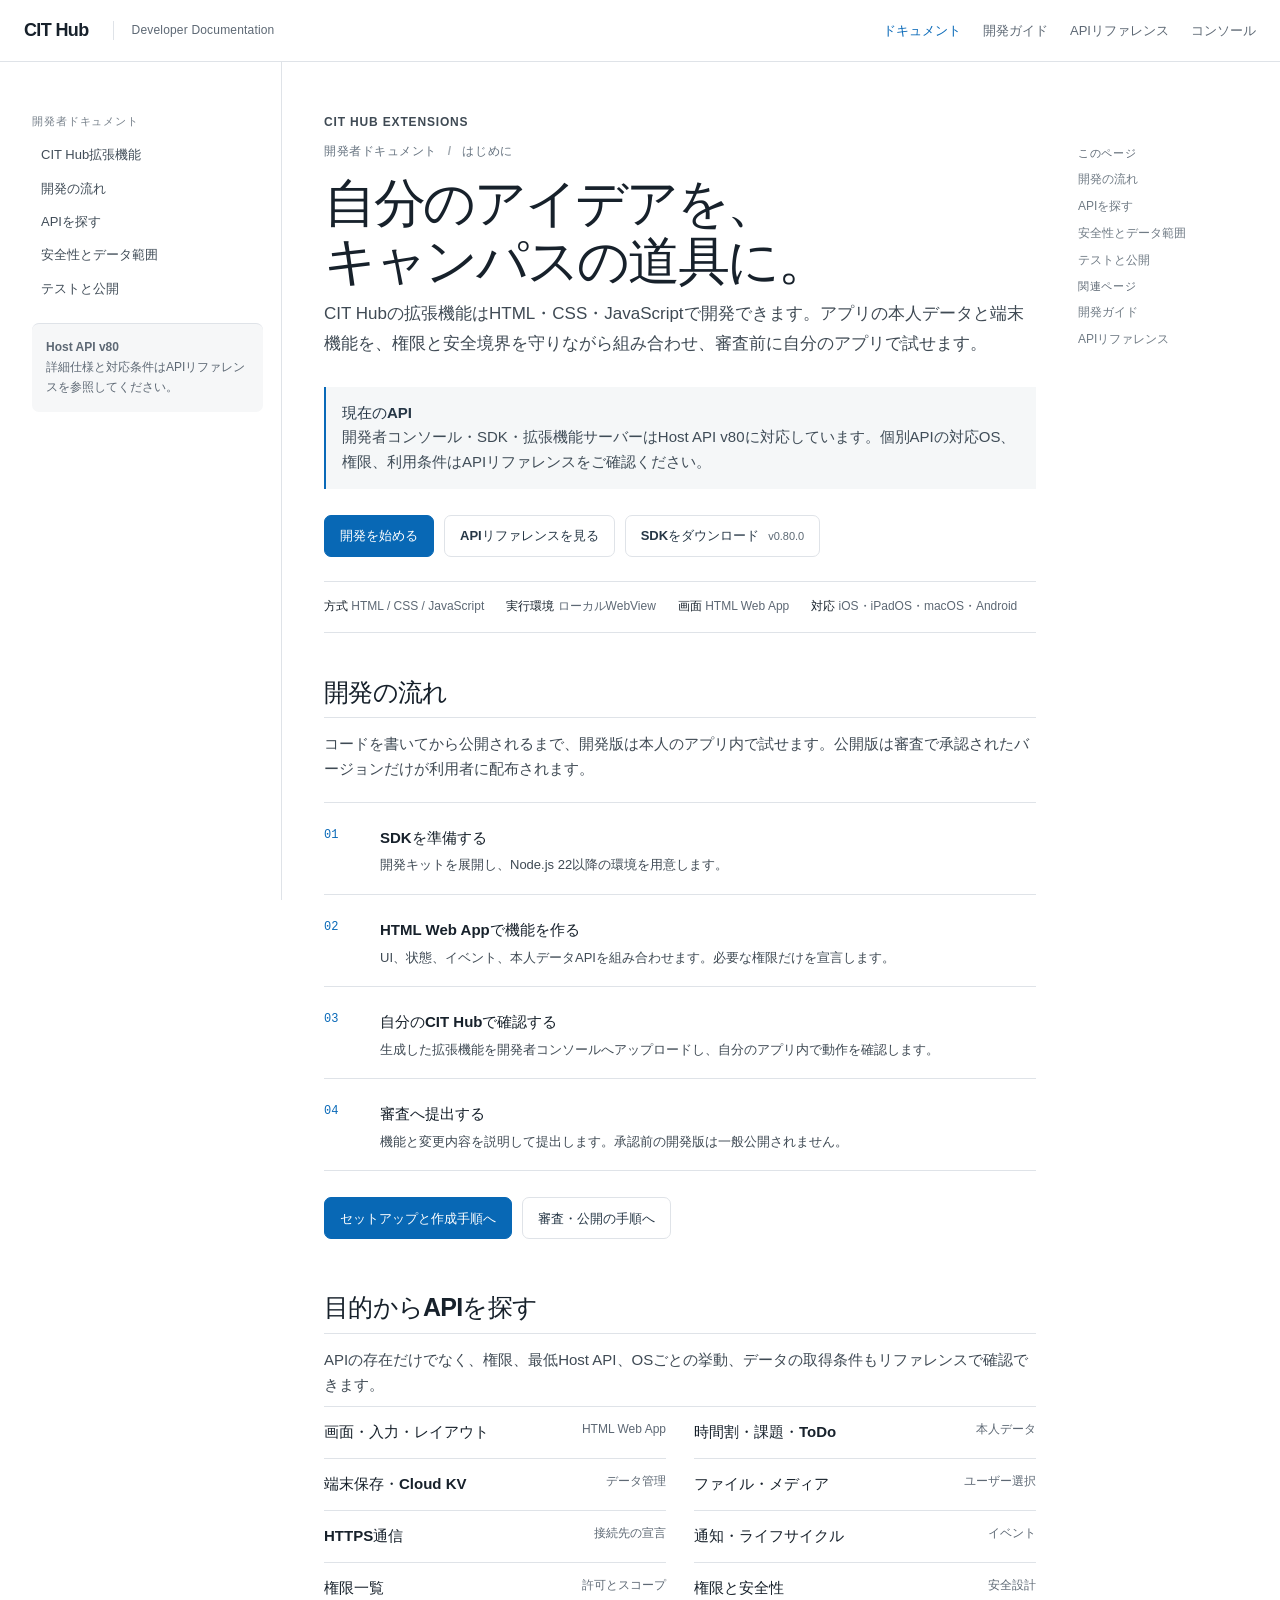
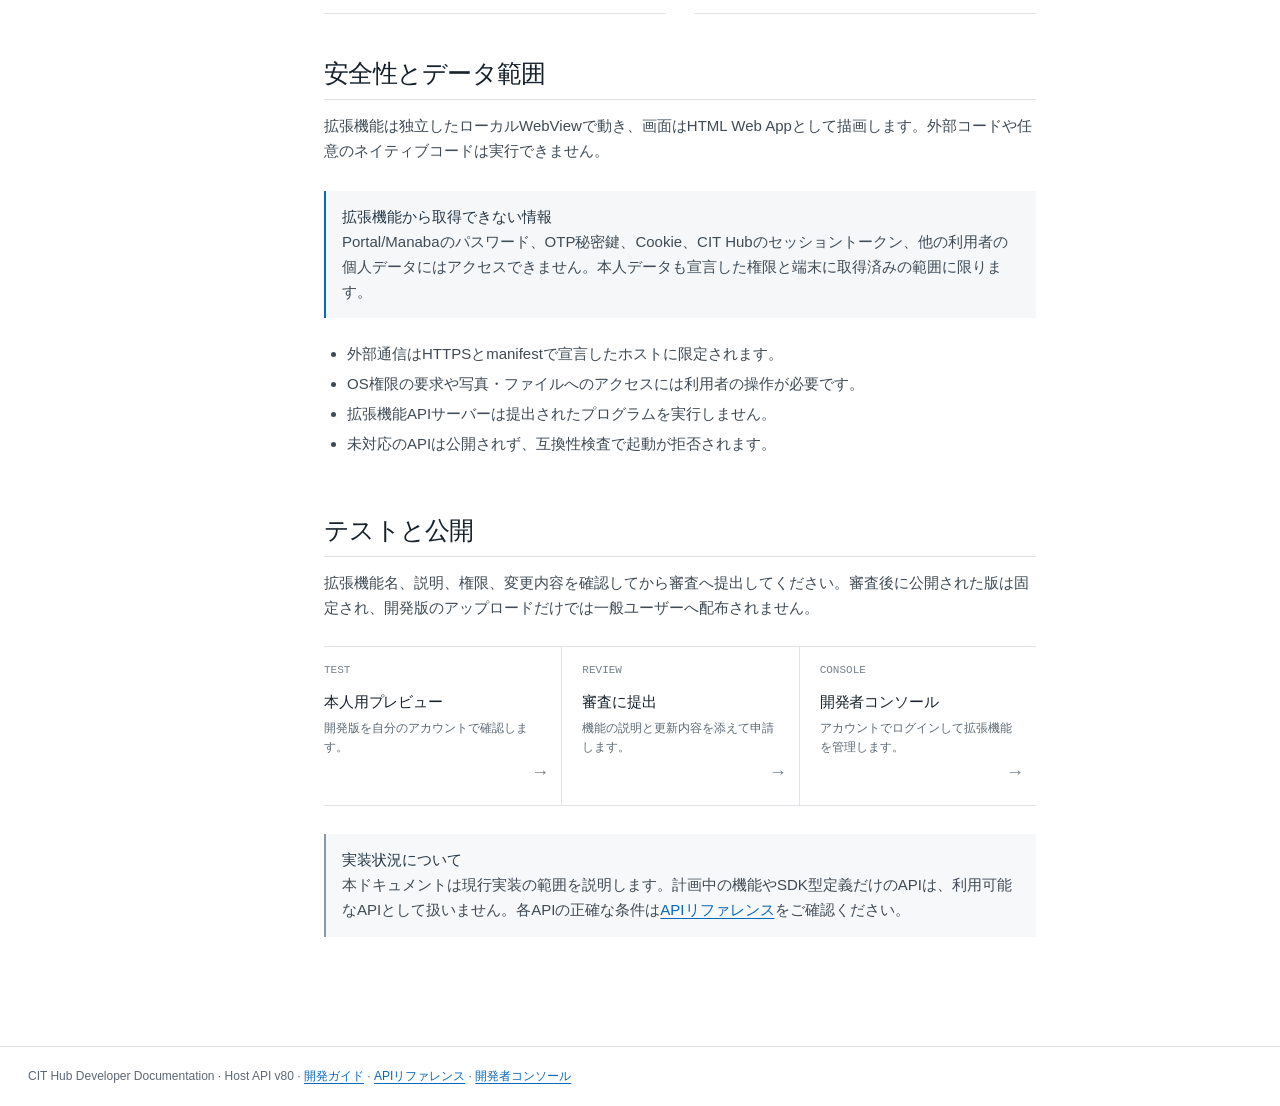
<file: developer-docs/documentation.html>
<!doctype html>
<html lang="ja">
<head>
  <meta charset="utf-8">
  <meta name="viewport" content="width=device-width, initial-scale=1">
  <meta name="theme-color" content="#ffffff">
  <title>CIT Hub 開発者ドキュメント</title>
  <meta name="description" content="CIT Hub拡張機能のHTML Web App、データAPI、権限、テストと公開手順を確認できます。">
  <link rel="stylesheet" href="assets/api.css?v=20261019-v80">
</head>
<body>
  <header class="topbar">
    <a class="wordmark" href="documentation.html">CIT Hub</a>
    <span class="product">Developer Documentation</span>
    <nav class="toplinks" aria-label="グローバルナビゲーション">
      <a href="documentation.html" aria-current="page">ドキュメント</a>
      <a href="guide.html">開発ガイド</a>
      <a href="api.html">APIリファレンス</a>
      <a href="https://developer.cithub.app/">コンソール</a>
    </nav>
  </header>
  <details class="mobile-nav"><summary>このページの目次</summary><nav class="navgroup" aria-label="ドキュメント目次"><a href="#workflow">開発の流れ</a><a href="#api-map">APIを探す</a><a href="#security">安全性とデータ範囲</a><a href="#release">テストと公開</a></nav></details>
  <div class="layout">
    <aside class="sidebar" aria-label="ドキュメント目次">
      <nav class="navgroup"><h2>開発者ドキュメント</h2>
        <a href="#start">CIT Hub拡張機能</a><a href="#workflow">開発の流れ</a>
        <a href="#api-map">APIを探す</a><a href="#security">安全性とデータ範囲</a>
        <a href="#release">テストと公開</a>
      </nav>
      <div class="compat"><strong>Host API v80</strong><br>詳細仕様と対応条件はAPIリファレンスを参照してください。</div>
    </aside>
    <main class="content docs-home" id="start">
      <p class="eyebrow">CIT HUB EXTENSIONS</p>
      <p class="doc-kicker">開発者ドキュメント <span>/</span> はじめに</p>
      <h1>自分のアイデアを、<br>キャンパスの道具に。</h1>
      <p class="lead">CIT Hubの拡張機能はHTML・CSS・JavaScriptで開発できます。アプリの本人データと端末機能を、権限と安全境界を守りながら組み合わせ、審査前に自分のアプリで試せます。</p>
      <div class="callout"><strong>現在のAPI</strong><br>開発者コンソール・SDK・拡張機能サーバーはHost API v80に対応しています。個別APIの対応OS、権限、利用条件はAPIリファレンスをご確認ください。</div>
      <div class="doc-actions">
        <a class="doc-button primary" href="guide.html">開発を始める</a>
        <a class="doc-button" href="api.html">APIリファレンスを見る</a>
        <a class="doc-button quiet" href="assets/cithub-extension-kit.zip?v=80.0" download>SDKをダウンロード <span>v0.80.0</span></a>
      </div>
      <div class="meta"><span><strong>方式</strong> HTML / CSS / JavaScript</span><span><strong>実行環境</strong> ローカルWebView</span><span><strong>画面</strong> HTML Web App</span><span><strong>対応</strong> iOS・iPadOS・macOS・Android</span></div>

      <section id="workflow" data-title="開発の流れ" data-group="開始する">
        <h2>開発の流れ</h2>
        <p>コードを書いてから公開されるまで、開発版は本人のアプリ内で試せます。公開版は審査で承認されたバージョンだけが利用者に配布されます。</p>
        <ol class="step-list">
          <li><span class="step-number">01</span><div><strong>SDKを準備する</strong><p>開発キットを展開し、Node.js 22以降の環境を用意します。</p></div></li>
          <li><span class="step-number">02</span><div><strong>HTML Web Appで機能を作る</strong><p>UI、状態、イベント、本人データAPIを組み合わせます。必要な権限だけを宣言します。</p></div></li>
          <li><span class="step-number">03</span><div><strong>自分のCIT Hubで確認する</strong><p>生成した拡張機能を開発者コンソールへアップロードし、自分のアプリ内で動作を確認します。</p></div></li>
          <li><span class="step-number">04</span><div><strong>審査へ提出する</strong><p>機能と変更内容を説明して提出します。承認前の開発版は一般公開されません。</p></div></li>
        </ol>
        <p class="doc-actions"><a class="doc-button primary" href="guide.html#start">セットアップと作成手順へ</a><a class="doc-button" href="guide.html#publish">審査・公開の手順へ</a></p>
      </section>

      <section id="api-map" data-title="APIを探す" data-group="リファレンス">
        <h2>目的からAPIを探す</h2>
        <p>APIの存在だけでなく、権限、最低Host API、OSごとの挙動、データの取得条件もリファレンスで確認できます。</p>
        <div class="api-index">
          <a href="api.html#web-app"><strong>画面・入力・レイアウト</strong><span>HTML Web App</span></a>
          <a href="api.html#campus-data"><strong>時間割・課題・ToDo</strong><span>本人データ</span></a>
          <a href="api.html#storage"><strong>端末保存・Cloud KV</strong><span>データ管理</span></a>
          <a href="api.html#files"><strong>ファイル・メディア</strong><span>ユーザー選択</span></a>
          <a href="api.html#network"><strong>HTTPS通信</strong><span>接続先の宣言</span></a>
          <a href="api.html#notifications"><strong>通知・ライフサイクル</strong><span>イベント</span></a>
          <a href="api.html#permission-index"><strong>権限一覧</strong><span>許可とスコープ</span></a>
          <a href="api.html#permissions"><strong>権限と安全性</strong><span>安全設計</span></a>
        </div>
      </section>

      <section id="security" data-title="安全性とデータ範囲" data-group="設計">
        <h2>安全性とデータ範囲</h2>
        <p>拡張機能は独立したローカルWebViewで動き、画面はHTML Web Appとして描画します。外部コードや任意のネイティブコードは実行できません。</p>
        <div class="callout"><strong>拡張機能から取得できない情報</strong><br>Portal/Manabaのパスワード、OTP秘密鍵、Cookie、CIT Hubのセッショントークン、他の利用者の個人データにはアクセスできません。本人データも宣言した権限と端末に取得済みの範囲に限ります。</div>
        <ul>
          <li>外部通信はHTTPSとmanifestで宣言したホストに限定されます。</li>
          <li>OS権限の要求や写真・ファイルへのアクセスには利用者の操作が必要です。</li>
          <li>拡張機能APIサーバーは提出されたプログラムを実行しません。</li>
          <li>未対応のAPIは公開されず、互換性検査で起動が拒否されます。</li>
        </ul>
      </section>

      <section id="release" data-title="テストと公開" data-group="配布">
        <h2>テストと公開</h2>
        <p>拡張機能名、説明、権限、変更内容を確認してから審査へ提出してください。審査後に公開された版は固定され、開発版のアップロードだけでは一般ユーザーへ配布されません。</p>
        <div class="doc-intro-grid">
          <a class="doc-intro-card" href="guide.html#test"><span class="card-index">TEST</span><strong>本人用プレビュー</strong><span>開発版を自分のアカウントで確認します。</span><span class="card-arrow" aria-hidden="true">→</span></a>
          <a class="doc-intro-card" href="guide.html#publish"><span class="card-index">REVIEW</span><strong>審査に提出</strong><span>機能の説明と更新内容を添えて申請します。</span><span class="card-arrow" aria-hidden="true">→</span></a>
          <a class="doc-intro-card" href="https://developer.cithub.app/"><span class="card-index">CONSOLE</span><strong>開発者コンソール</strong><span>アカウントでログインして拡張機能を管理します。</span><span class="card-arrow" aria-hidden="true">→</span></a>
        </div>
      </section>
      <p class="callout subtle"><strong>実装状況について</strong><br>本ドキュメントは現行実装の範囲を説明します。計画中の機能やSDK型定義だけのAPIは、利用可能なAPIとして扱いません。各APIの正確な条件は<a href="api.html">APIリファレンス</a>をご確認ください。</p>
    </main>
    <aside class="toc-right"><strong>このページ</strong><a href="#workflow">開発の流れ</a><a href="#api-map">APIを探す</a><a href="#security">安全性とデータ範囲</a><a href="#release">テストと公開</a><strong class="related-label">関連ページ</strong><a href="guide.html">開発ガイド</a><a href="api.html">APIリファレンス</a></aside>
  </div>
  <footer class="footer">CIT Hub Developer Documentation · Host API v80 · <a href="guide.html">開発ガイド</a> · <a href="api.html">APIリファレンス</a> · <a href="https://developer.cithub.app/">開発者コンソール</a></footer>
</body>
</html>
</file>
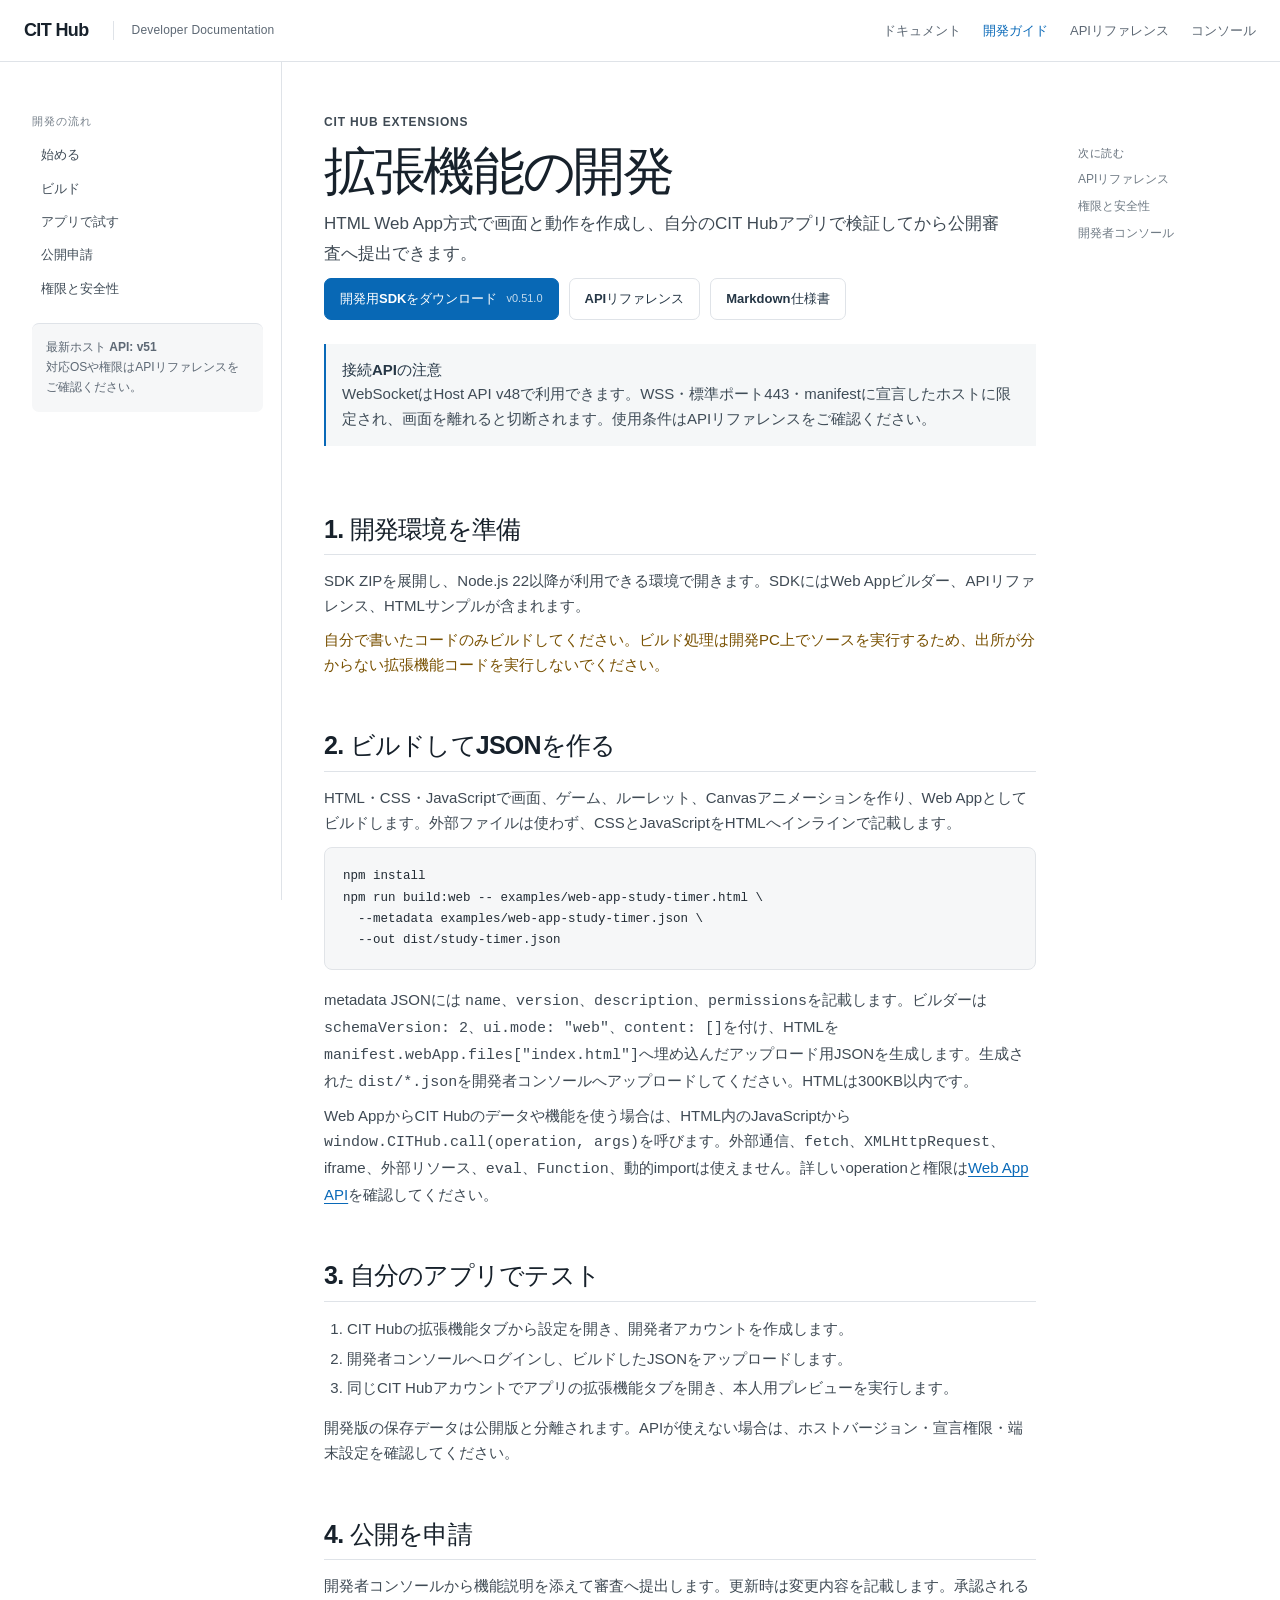
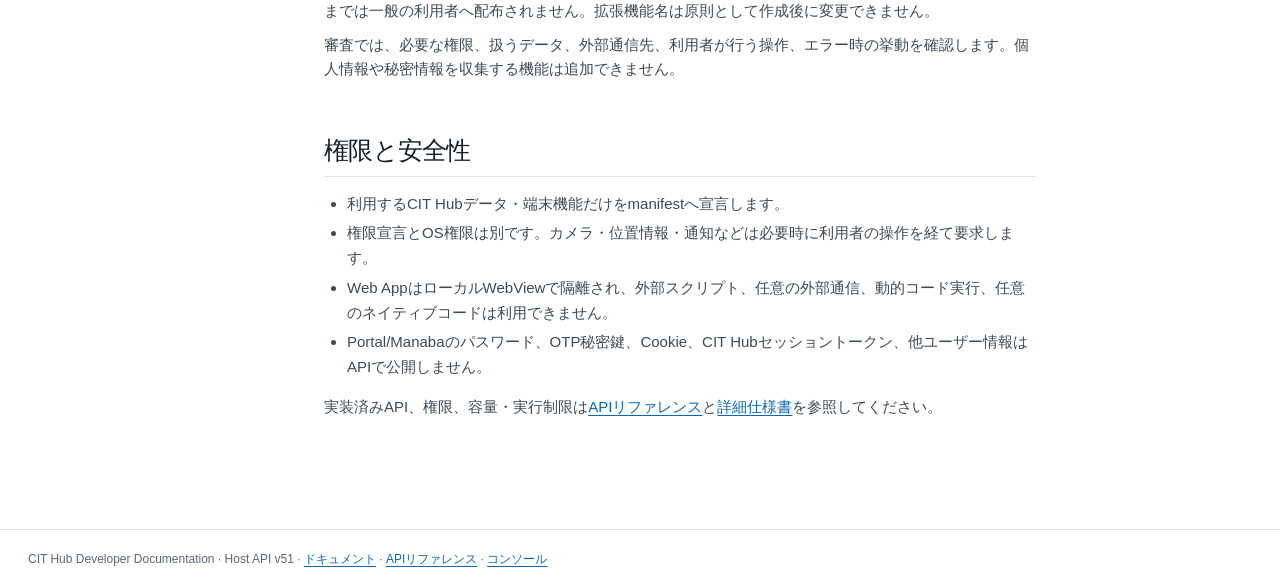
<file: developer-docs/guide.html>
<!doctype html>
<html lang="ja">
<head>
  <meta charset="utf-8">
  <meta name="viewport" content="width=device-width, initial-scale=1">
  <meta name="theme-color" content="#ffffff">
  <title>CIT Hub 拡張機能 開発ガイド</title>
  <meta name="description" content="CIT Hub拡張機能をHTML Web Appで作成し、自分のアプリで確認して公開審査へ提出するまでの開発者ガイド。">
  <link rel="stylesheet" href="assets/api.css?v=20261010-v51">
</head>
<body>
  <header class="topbar"><a class="wordmark" href="documentation.html">CIT Hub</a><span class="product">Developer Documentation</span><nav class="toplinks" aria-label="グローバルナビゲーション"><a href="documentation.html">ドキュメント</a><a href="guide.html" aria-current="page">開発ガイド</a><a href="api.html">APIリファレンス</a><a href="https://developer.cithub.app/">コンソール</a></nav></header>
  <details class="mobile-nav"><summary>このページの目次</summary><nav class="navgroup" aria-label="開発の流れ"><a href="#start">始める</a><a href="#build">ビルド</a><a href="#test">アプリで試す</a><a href="#publish">公開申請</a><a href="#security">権限と安全性</a></nav></details>
  <div class="layout">
    <aside class="sidebar">
      <nav class="navgroup"><h2>開発の流れ</h2><a href="#start">始める</a><a href="#build">ビルド</a><a href="#test">アプリで試す</a><a href="#publish">公開申請</a><a href="#security">権限と安全性</a></nav>
      <div class="compat"><strong>最新ホスト API: v51</strong><br>対応OSや権限はAPIリファレンスをご確認ください。</div>
    </aside>
    <main class="content">
      <p class="eyebrow">CIT HUB EXTENSIONS</p>
      <h1>拡張機能の開発</h1>
      <p class="lead">HTML Web App方式で画面と動作を作成し、自分のCIT Hubアプリで検証してから公開審査へ提出できます。</p>
      <p class="doc-actions"><a class="doc-button primary" href="assets/cithub-extension-kit.zip?v=51" download>開発用SDKをダウンロード <span>v0.51.0</span></a><a class="doc-button" href="api.html">APIリファレンス</a><a class="doc-button quiet" href="api.md" download>Markdown仕様書</a></p>
      <div class="callout"><strong>接続APIの注意</strong><br>WebSocketはHost API v48で利用できます。WSS・標準ポート443・manifestに宣言したホストに限定され、画面を離れると切断されます。使用条件はAPIリファレンスをご確認ください。</div>

      <section id="start"><h2>1. 開発環境を準備</h2><p>SDK ZIPを展開し、Node.js 22以降が利用できる環境で開きます。SDKにはWeb Appビルダー、APIリファレンス、HTMLサンプルが含まれます。</p><p class="notice">自分で書いたコードのみビルドしてください。ビルド処理は開発PC上でソースを実行するため、出所が分からない拡張機能コードを実行しないでください。</p></section>

      <section id="build"><h2>2. ビルドしてJSONを作る</h2><p>HTML・CSS・JavaScriptで画面、ゲーム、ルーレット、Canvasアニメーションを作り、Web Appとしてビルドします。外部ファイルは使わず、CSSとJavaScriptをHTMLへインラインで記載します。</p><div class="codebox"><pre><code>npm install
npm run build:web -- examples/web-app-study-timer.html \
  --metadata examples/web-app-study-timer.json \
  --out dist/study-timer.json</code></pre></div><p>metadata JSONには <code>name</code>、<code>version</code>、<code>description</code>、<code>permissions</code>を記載します。ビルダーは <code>schemaVersion: 2</code>、<code>ui.mode: "web"</code>、<code>content: []</code>を付け、HTMLを <code>manifest.webApp.files["index.html"]</code>へ埋め込んだアップロード用JSONを生成します。生成された <code>dist/*.json</code>を開発者コンソールへアップロードしてください。HTMLは300KB以内です。</p><p>Web AppからCIT Hubのデータや機能を使う場合は、HTML内のJavaScriptから <code>window.CITHub.call(operation, args)</code>を呼びます。外部通信、<code>fetch</code>、<code>XMLHttpRequest</code>、iframe、外部リソース、<code>eval</code>、<code>Function</code>、動的importは使えません。詳しいoperationと権限は<a href="api.html#bridge">Web App API</a>を確認してください。</p></section>

      <section id="test"><h2>3. 自分のアプリでテスト</h2><ol><li>CIT Hubの拡張機能タブから設定を開き、開発者アカウントを作成します。</li><li>開発者コンソールへログインし、ビルドしたJSONをアップロードします。</li><li>同じCIT Hubアカウントでアプリの拡張機能タブを開き、本人用プレビューを実行します。</li></ol><p>開発版の保存データは公開版と分離されます。APIが使えない場合は、ホストバージョン・宣言権限・端末設定を確認してください。</p></section>

      <section id="publish"><h2>4. 公開を申請</h2><p>開発者コンソールから機能説明を添えて審査へ提出します。更新時は変更内容を記載します。承認されるまでは一般の利用者へ配布されません。拡張機能名は原則として作成後に変更できません。</p><p>審査では、必要な権限、扱うデータ、外部通信先、利用者が行う操作、エラー時の挙動を確認します。個人情報や秘密情報を収集する機能は追加できません。</p></section>

      <section id="security"><h2>権限と安全性</h2><ul><li>利用するCIT Hubデータ・端末機能だけをmanifestへ宣言します。</li><li>権限宣言とOS権限は別です。カメラ・位置情報・通知などは必要時に利用者の操作を経て要求します。</li><li>Web AppはローカルWebViewで隔離され、外部スクリプト、任意の外部通信、動的コード実行、任意のネイティブコードは利用できません。</li><li>Portal/Manabaのパスワード、OTP秘密鍵、Cookie、CIT Hubセッショントークン、他ユーザー情報はAPIで公開しません。</li></ul><p>実装済みAPI、権限、容量・実行制限は<a href="api.html">APIリファレンス</a>と<a href="api.md">詳細仕様書</a>を参照してください。</p></section>
    </main>
    <aside class="toc-right"><strong>次に読む</strong><a href="api.html">APIリファレンス</a><a href="api.html#permissions">権限と安全性</a><a href="https://developer.cithub.app/">開発者コンソール</a></aside>
  </div>
  <footer class="footer">CIT Hub Developer Documentation · Host API v51 · <a href="documentation.html">ドキュメント</a> · <a href="api.html">APIリファレンス</a> · <a href="https://developer.cithub.app/">コンソール</a></footer>
</body>
</html>
</file>
<file: assets/site.css>
:root {
  color-scheme: light;
  --page: #f5f5f7;
  --surface: #ffffff;
  --ink: #1d1d1f;
  --secondary: #6e6e73;
  --line: #d2d2d7;
  --blue: #0071e3;
  --blue-pressed: #0066cc;
  --blue-soft: #eaf3ff;
  --green: #248a3d;
  --max: 1120px;
  --radius: 18px;
}
* { box-sizing: border-box; }
html { scroll-behavior: smooth; scroll-padding-top: 92px; }
body { margin: 0; background: var(--page); color: var(--ink); font-family: -apple-system, BlinkMacSystemFont, "SF Pro Text", "Hiragino Sans", "Hiragino Kaku Gothic ProN", "Yu Gothic", sans-serif; font-size: 16px; line-height: 1.65; -webkit-font-smoothing: antialiased; text-rendering: optimizeLegibility; }
a { color: inherit; text-decoration: none; }
img { display: block; max-width: 100%; }
button, input, select, textarea { font: inherit; }
.skip-link { position: fixed; z-index: 40; top: 10px; left: 10px; transform: translateY(-150%); padding: 10px 14px; background: var(--ink); color: #fff; border-radius: 8px; font-weight: 600; transition: transform .15s ease; }
.skip-link:focus { transform: translateY(0); outline: 3px solid var(--blue-soft); outline-offset: 2px; }
.container { width: min(var(--max), calc(100% - 40px)); margin: 0 auto; }
.site-header { position: sticky; top: 0; z-index: 20; border-bottom: 1px solid rgba(210, 210, 215, .78); background: rgba(245, 245, 247, .82); -webkit-backdrop-filter: saturate(180%) blur(18px); backdrop-filter: saturate(180%) blur(18px); }
.header-inner { width: min(var(--max), calc(100% - 40px)); min-height: 68px; margin: 0 auto; display: flex; align-items: center; justify-content: space-between; gap: 22px; }
.brand { display: inline-flex; align-items: center; gap: 10px; font-size: 18px; font-weight: 650; letter-spacing: -0.02em; white-space: nowrap; }
.brand-icon { width: 34px; height: 34px; border-radius: 9px; }
.site-nav { display: flex; align-items: center; gap: 3px; }
.site-nav a, .nav-toggle { min-height: 44px; display: inline-flex; align-items: center; padding: 0 12px; border: 0; border-radius: 8px; background: transparent; color: var(--secondary); font-size: 14px; font-weight: 560; }
.site-nav a:hover, .site-nav a:focus-visible, .nav-toggle:hover, .nav-toggle:focus-visible { color: var(--ink); background: rgba(0, 0, 0, 0.055); outline: none; }
.nav-toggle { display: none; cursor: pointer; }
.hero { padding: 88px 0 72px; background: var(--surface); }
.hero-grid { display: grid; grid-template-columns: minmax(0, 1.1fr) minmax(300px, .9fr); align-items: center; gap: 72px; }
.eyebrow, .section-label { margin: 0 0 10px; color: var(--blue); font-size: 13px; font-weight: 650; letter-spacing: .01em; }
h1, h2, h3, p { margin: 0; }
h1 { max-width: 700px; font-size: clamp(42px, 6vw, 72px); line-height: 1.08; letter-spacing: -0.045em; font-weight: 700; }
.hero-lead { max-width: 620px; margin-top: 22px; color: var(--secondary); font-size: clamp(18px, 2vw, 21px); line-height: 1.55; letter-spacing: -.01em; }
.hero-actions { display: flex; flex-wrap: wrap; gap: 12px; margin-top: 30px; }
.btn { min-height: 48px; display: inline-flex; align-items: center; justify-content: center; padding: 0 20px; border: 1px solid transparent; border-radius: 980px; font-size: 16px; font-weight: 600; transition: background .18s ease, transform .18s ease; }
.btn:hover { transform: translateY(-1px); }
.btn-primary { background: var(--blue); color: #fff; }
.btn-primary:hover { background: var(--blue-pressed); }
.btn-secondary { border-color: var(--line); background: var(--surface); color: var(--blue); }
.btn-secondary:hover { background: var(--blue-soft); }
.platform-note { margin-top: 18px; color: var(--secondary); font-size: 13px; }
.device-shot { width: min(100%, 330px); margin: 0 auto; border-radius: 34px; box-shadow: 0 18px 42px rgba(0, 0, 0, .16); }
.section { padding: 88px 0; }
.section-white { background: var(--surface); }
.section-head { max-width: 720px; margin-bottom: 40px; }
h2 { font-size: clamp(30px, 4vw, 46px); line-height: 1.16; letter-spacing: -.035em; font-weight: 700; }
.section-intro { margin-top: 14px; color: var(--secondary); font-size: 18px; }
.use-cases { display: grid; grid-template-columns: repeat(3, 1fr); border-top: 1px solid var(--line); }
.use-case { padding: 24px 26px 22px 0; border-bottom: 1px solid var(--line); }
.use-case + .use-case { padding-left: 26px; border-left: 1px solid var(--line); }
.use-case strong { display: block; font-size: 19px; letter-spacing: -.02em; }
.use-case p { margin-top: 8px; color: var(--secondary); font-size: 15px; }
.feature-list { border-top: 1px solid var(--line); }
.feature-row { display: grid; grid-template-columns: 240px minmax(0, 1fr) auto; align-items: center; gap: 28px; padding: 28px 0; border-bottom: 1px solid var(--line); }
.feature-title { font-size: 19px; font-weight: 650; letter-spacing: -.02em; }
.feature-text { color: var(--secondary); }
.feature-tag { color: var(--blue); font-size: 14px; font-weight: 600; white-space: nowrap; }
.split { display: grid; grid-template-columns: minmax(0, 1fr) minmax(280px, .86fr); gap: 64px; align-items: center; }
.split-copy > p:not(.section-label) { margin-top: 16px; color: var(--secondary); font-size: 18px; }
.plain-list { margin: 26px 0 0; padding: 0; list-style: none; border-top: 1px solid var(--line); }
.plain-list li { padding: 14px 0; border-bottom: 1px solid var(--line); color: var(--secondary); }
.plain-list strong { color: var(--ink); }
.screen-frame { margin: 0; padding: 20px; background: #eef0f2; border-radius: var(--radius); }
.screen-frame img { width: min(100%, 280px); margin: 0 auto; border-radius: 25px; box-shadow: 0 10px 25px rgba(0,0,0,.12); }
.screen-frame figcaption { margin-top: 14px; color: var(--secondary); font-size: 14px; text-align: center; }
.manual-callout { display: grid; grid-template-columns: 1fr auto; align-items: center; gap: 30px; padding: 38px 0; border-top: 1px solid var(--line); border-bottom: 1px solid var(--line); }
.manual-callout h2 { font-size: clamp(28px, 3.5vw, 40px); }
.manual-callout p { margin-top: 10px; color: var(--secondary); }
.download { text-align: center; }
.download p { max-width: 600px; margin: 14px auto 0; color: var(--secondary); }
.download-actions { display: flex; justify-content: center; gap: 12px; flex-wrap: wrap; margin-top: 28px; }
.download-notice { max-width: 500px; margin: 16px auto 0 !important; color: #b42318 !important; }
.footer { padding: 34px 0 44px; color: var(--secondary); font-size: 13px; }
.footer-inner { display: flex; justify-content: space-between; gap: 18px; border-top: 1px solid var(--line); padding-top: 24px; }
.footer p + p { margin-top: 4px; }
.manual-hero { padding: 66px 0 52px; background: var(--surface); }
.manual-hero h1 { font-size: clamp(38px, 5vw, 62px); }
.manual-layout { width: min(var(--max), calc(100% - 40px)); margin: 0 auto; display: grid; grid-template-columns: 210px minmax(0, 1fr); gap: 64px; padding: 44px 0 88px; }
.toc { position: sticky; top: 96px; align-self: start; }
.toc-title { margin: 0 0 10px; color: var(--secondary); font-size: 13px; font-weight: 650; }
.toc a { display: block; min-height: 36px; padding: 7px 0; color: var(--secondary); font-size: 14px; }
.toc a:hover, .toc a:focus-visible { color: var(--blue); outline: none; }
.manual-content { min-width: 0; }
.manual-section { padding: 0 0 56px; margin-bottom: 56px; border-bottom: 1px solid var(--line); }
.manual-section:last-child { border-bottom: 0; }
.manual-section h2 { font-size: clamp(28px, 3vw, 38px); }
.manual-section > p { max-width: 780px; margin-top: 14px; color: var(--secondary); font-size: 17px; }
.manual-grid { display: grid; grid-template-columns: repeat(2, minmax(0, 1fr)); gap: 36px; margin-top: 30px; }
.manual-block { border-top: 1px solid var(--line); padding-top: 17px; }
.manual-block h3 { font-size: 18px; letter-spacing: -.015em; }
.manual-block p, .manual-block li { color: var(--secondary); }
.manual-block p { margin-top: 8px; }
.manual-block ul { margin: 10px 0 0; padding-left: 20px; }
.manual-block li + li { margin-top: 6px; }
.manual-shot { margin: 32px 0 0; padding: 22px; background: var(--surface); border: 1px solid var(--line); border-radius: var(--radius); }
.manual-shot img { width: min(100%, 290px); margin: 0 auto; border-radius: 25px; box-shadow: 0 10px 24px rgba(0,0,0,.12); }
.manual-shot figcaption { margin-top: 14px; color: var(--secondary); font-size: 14px; text-align: center; }
.manual-note { margin-top: 28px; padding: 16px 18px; border-left: 3px solid var(--blue); background: var(--blue-soft); color: #334155; }
.manual-note strong { color: var(--ink); }
.availability { width: 100%; margin-top: 28px; border-collapse: collapse; font-size: 15px; }
.availability th, .availability td { padding: 14px 12px; border-bottom: 1px solid var(--line); text-align: left; }
.availability th { color: var(--secondary); font-weight: 600; }
.yes { color: var(--green); font-weight: 650; }
.partial { color: var(--secondary); }
.reveal { opacity: 0; transform: translateY(12px); transition: opacity .45s ease, transform .45s ease; }
.reveal.is-visible { opacity: 1; transform: none; }
@media (max-width: 820px) { .header-inner, .container, .manual-layout { width: min(100% - 32px, var(--max)); } .header-inner { min-height: 60px; } .nav-toggle { display: inline-flex; } .site-nav { display: none; position: absolute; top: 60px; right: 16px; left: 16px; padding: 8px; flex-direction: column; align-items: stretch; background: rgba(255,255,255,.97); border: 1px solid var(--line); border-radius: 12px; box-shadow: 0 12px 30px rgba(0,0,0,.1); } .site-nav.is-open { display: flex; } .site-nav a { justify-content: flex-start; } .hero { padding: 56px 0 52px; } .hero-grid, .split { grid-template-columns: 1fr; gap: 38px; } .device-shot { width: min(78vw, 310px); } .section { padding: 60px 0; } .use-cases { grid-template-columns: 1fr; } .use-case, .use-case + .use-case { padding: 18px 0; border-left: 0; } .feature-row { grid-template-columns: 1fr; gap: 8px; padding: 22px 0; } .feature-tag { margin-top: 2px; } .manual-callout { grid-template-columns: 1fr; gap: 22px; } .footer-inner { flex-direction: column; } .manual-layout { display: block; padding-top: 34px; } .toc { position: static; margin-bottom: 44px; padding-bottom: 24px; border-bottom: 1px solid var(--line); } .toc nav { display: flex; flex-wrap: wrap; gap: 0 16px; } .toc a { width: auto; min-height: 30px; } .manual-grid { grid-template-columns: 1fr; gap: 26px; } }
@media (max-width: 480px) { .container, .header-inner, .manual-layout { width: min(100% - 28px, var(--max)); } h1 { font-size: 40px; } .hero-actions, .download-actions { display: grid; grid-template-columns: 1fr; } .btn { width: 100%; min-height: 48px; } .brand { font-size: 16px; } .brand-icon { width: 30px; height: 30px; } }
@media (prefers-reduced-motion: reduce) { html { scroll-behavior: auto; } *, *::before, *::after { transition-duration: .01ms !important; animation-duration: .01ms !important; animation-iteration-count: 1 !important; } .reveal { opacity: 1; transform: none; } }

.manual-shot-grid,
.settings-shot-grid {
  display: grid;
  gap: 24px;
  margin-top: 34px;
}

.manual-shot-grid {
  grid-template-columns: repeat(3, minmax(0, 1fr));
}

.settings-shot-grid {
  grid-template-columns: repeat(2, minmax(0, 1fr));
}

.manual-shot-grid figure,
.settings-shot-grid figure {
  margin: 0;
}

.manual-shot-grid img,
.settings-shot-grid img {
  width: 100%;
  border: 1px solid var(--line);
  border-radius: 12px;
}

.manual-shot-grid figcaption,
.settings-shot-grid figcaption {
  margin-top: 9px;
  color: var(--secondary);
  font-size: 13px;
}

@media (max-width: 820px) {
  .manual-shot-grid,
  .settings-shot-grid { grid-template-columns: 1fr; }
}
</file>
<file: developer-docs/assets/api.css>
:root{color-scheme:light;--ink:#17212b;--muted:#5d6874;--line:#d9dee4;--paper:#fff;--wash:#f5f7f9;--blue:#075fba;--blue-wash:#eaf3fb;--code:#f3f5f7;font-family:-apple-system,BlinkMacSystemFont,"Segoe UI",sans-serif;font-synthesis:none;text-rendering:optimizeLegibility}
*{box-sizing:border-box}html{scroll-behavior:smooth;scroll-padding-top:86px}body{margin:0;background:var(--paper);color:var(--ink);font-size:15px;line-height:1.65}a{color:var(--blue);text-underline-offset:3px}button,input{font:inherit}.topbar{height:58px;position:sticky;top:0;z-index:10;display:flex;align-items:center;gap:22px;padding:0 28px;background:rgba(255,255,255,.96);border-bottom:1px solid var(--line);backdrop-filter:blur(14px)}.wordmark{font-size:17px;font-weight:700;letter-spacing:-.025em;color:var(--ink);text-decoration:none}.topbar .product{font-size:13px;color:var(--muted);border-left:1px solid var(--line);padding-left:18px}.toplinks{margin-left:auto;display:flex;gap:22px;font-size:13px}.toplinks a{color:var(--muted);text-decoration:none}.toplinks a:hover{color:var(--blue)}.layout{max-width:1440px;margin:0 auto;display:grid;grid-template-columns:258px minmax(0,780px) 190px;gap:44px;padding:0 30px}.sidebar{align-self:start;position:sticky;top:58px;height:calc(100vh - 58px);overflow:auto;padding:32px 18px 30px 0;border-right:1px solid var(--line)}.search{width:100%;height:38px;padding:0 11px;border:1px solid var(--line);border-radius:7px;background:#fff;color:var(--ink);outline:none}.search:focus{border-color:var(--blue);box-shadow:0 0 0 3px #075fba20}.navgroup{margin-top:24px}.navgroup h2{margin:0 0 8px;color:#77818b;font-size:11px;font-weight:700;letter-spacing:.08em;text-transform:uppercase}.navgroup a{display:block;padding:5px 9px;border-radius:5px;color:#414d58;font-size:13px;text-decoration:none}.navgroup a:hover,.navgroup a.active{background:var(--blue-wash);color:var(--blue)}.content{min-width:0;padding:52px 0 100px}.eyebrow{margin:0 0 8px;color:var(--blue);font-size:12px;font-weight:700;letter-spacing:.07em;text-transform:uppercase}.content h1{margin:0;font-size:38px;line-height:1.17;letter-spacing:-.035em;font-weight:700}.lead{max-width:680px;margin:16px 0 26px;color:var(--muted);font-size:17px;line-height:1.6}.meta{display:flex;flex-wrap:wrap;gap:9px 18px;padding:14px 0;border-top:1px solid var(--line);border-bottom:1px solid var(--line);color:var(--muted);font-size:12px}.meta strong{color:var(--ink);font-weight:600}.callout{margin:24px 0;padding:14px 16px;border-left:3px solid var(--blue);background:var(--wash);color:#3f4c57}.content section{padding-top:40px;scroll-margin-top:70px}.content h2{margin:0 0 14px;padding-bottom:9px;border-bottom:1px solid var(--line);font-size:24px;line-height:1.3;letter-spacing:-.025em}.content h3{margin:26px 0 7px;font-size:17px;line-height:1.4}.content p{margin:9px 0;color:#3f4a54}.content ul,.content ol{padding-left:23px;color:#3f4a54}.content li{margin:5px 0}.codebox{position:relative;margin:12px 0 18px;border:1px solid var(--line);border-radius:7px;background:var(--code);overflow:hidden}.codebox pre{margin:0;padding:18px 54px 18px 18px;overflow:auto;color:#202a33;font:13px/1.55 ui-monospace,SFMono-Regular,Menlo,monospace;tab-size:2}.copy{position:absolute;right:8px;top:8px;padding:5px 9px;border:1px solid var(--line);border-radius:5px;background:#fff;color:#42505c;font-size:12px;cursor:pointer}.copy:hover{color:var(--blue);border-color:#9abddd}.signature{display:inline-block;margin:4px 0;padding:3px 7px;border:1px solid var(--line);border-radius:4px;background:#fafbfc;color:#243342;font:12px/1.5 ui-monospace,SFMono-Regular,Menlo,monospace;overflow-wrap:anywhere}.tablewrap{overflow-x:auto;margin:14px 0}.content table{width:100%;border-collapse:collapse;font-size:13px}.content th,.content td{padding:9px 11px;border-bottom:1px solid var(--line);text-align:left;vertical-align:top}.content th{color:#53606b;font-weight:650;background:#fafbfc}.toc-right{position:sticky;top:90px;align-self:start;padding-top:54px;font-size:12px}.toc-right strong{display:block;margin-bottom:8px;color:var(--muted);font-size:11px;text-transform:uppercase;letter-spacing:.06em}.toc-right a{display:block;margin:7px 0;color:#707b85;text-decoration:none}.toc-right a:hover{color:var(--blue)}.section[hidden],.navgroup a[hidden]{display:none!important}.compat{margin-top:18px;padding:14px;border-top:1px solid var(--line);background:var(--wash);font-size:12px;color:var(--muted)}.mobile-nav{display:none}.footer{border-top:1px solid var(--line);padding:20px 28px;color:var(--muted);font-size:12px}.notice{color:#785000!important}.kbd{font:12px ui-monospace,monospace;color:#46515c}
@media(max-width:1100px){.layout{grid-template-columns:230px minmax(0,780px);gap:32px}.toc-right{display:none}}
@media(max-width:720px){.topbar{height:54px;padding:0 14px;gap:12px;overflow:hidden}.topbar .product{display:none}.toplinks{gap:14px;font-size:12px;white-space:nowrap;overflow-x:auto;scrollbar-width:none}.toplinks::-webkit-scrollbar{display:none}.layout{display:block;padding:0 18px}.sidebar{display:none}.mobile-nav{display:block;position:sticky;top:54px;z-index:8;padding:9px 0;background:rgba(255,255,255,.96);border-bottom:1px solid var(--line)}.mobile-nav summary{cursor:pointer;color:var(--blue);font-size:13px;font-weight:600}.mobile-nav .navgroup{margin-top:12px}.mobile-nav[open]{max-height:55vh;overflow:auto}.content{padding:33px 0 72px}.content h1{font-size:31px}.lead{font-size:16px}.content section{padding-top:32px}.content h2{font-size:21px}.tablewrap{max-width:100%;overscroll-behavior-x:contain;border-bottom:1px solid var(--line)}.content table{min-width:680px}.content td,.content th{white-space:normal}.codebox pre{max-width:100%;overscroll-behavior-x:contain}.signature,.content p code,.content li code{overflow-wrap:anywhere;word-break:break-word}.footer{padding:18px}.meta{gap:8px 14px}}
@media(prefers-reduced-motion:reduce){html{scroll-behavior:auto}*{transition:none!important}}

/* Documentation actions and keyboard focus */
.doc-actions{display:flex;flex-wrap:wrap;gap:10px;margin:22px 0 20px}.doc-button{display:inline-flex;align-items:center;justify-content:center;gap:9px;min-height:40px;padding:0 15px;border:1px solid var(--line);border-radius:6px;background:#fff;color:#263746;text-decoration:none;font-size:13px;font-weight:600;transition:border-color .16s ease,background .16s ease}.doc-button:hover{border-color:#9abddd;background:#f8fbfe}.doc-button.primary{border-color:#075fba;background:#075fba;color:#fff}.doc-button.primary:hover{background:#064f9b}.doc-button span{font-size:11px;font-weight:500;opacity:.75}.doc-button.quiet{background:transparent}.search-status{min-height:18px;margin:6px 0 0;color:var(--muted);font-size:11px}.toplinks a[aria-current=page]{color:var(--blue);font-weight:650}.copy:focus-visible,.doc-button:focus-visible,.toplinks a:focus-visible,.navgroup a:focus-visible{outline:3px solid #075fba55;outline-offset:2px}
@media(max-width:720px){.doc-actions{display:grid;grid-template-columns:1fr}.doc-button{width:100%;min-height:44px}}

/* API handbook: restrained, reference-first documentation layout */
:root{--blue:#0969b8;--blue-wash:#f0f6fb;--line:#dfe3e8;--wash:#f6f7f8}
.topbar{height:62px;padding-inline:max(24px,calc((100vw - 1380px)/2));gap:24px}
.wordmark{font-size:18px;letter-spacing:-.035em}
.topbar .product{font-size:12px;letter-spacing:.015em}
.layout{max-width:1480px;grid-template-columns:250px minmax(0,820px) 170px;gap:42px;padding-inline:32px}
.sidebar{top:62px;height:calc(100vh - 62px);padding-top:26px}
.content{padding-top:42px}
.doc-kicker{margin:0 0 12px!important;color:#65727f!important;font-size:12px!important;font-weight:600;letter-spacing:.045em}
.doc-kicker span{padding:0 7px;color:#a0a8af}
.content h1{font-size:clamp(36px,4.2vw,52px);line-height:1.12;letter-spacing:-.045em;font-weight:680}
.desktop-break{display:none}
.lead{max-width:690px;margin:18px 0 22px;font-size:17px;line-height:1.75}
.doc-actions{margin:20px 0 24px}
.doc-button{min-height:42px;border-radius:7px}
.doc-button.primary{background:#0868b5;border-color:#0868b5}
.meta{gap:9px 22px;padding:15px 0;font-size:12px}
.doc-intro-grid{display:grid;grid-template-columns:repeat(3,minmax(0,1fr));gap:0;margin:26px 0 4px;border-top:1px solid var(--line);border-bottom:1px solid var(--line)}
.doc-intro-card{position:relative;display:flex;min-height:144px;flex-direction:column;align-items:flex-start;padding:17px 20px 20px 0;color:var(--ink);text-decoration:none}
.doc-intro-card+.doc-intro-card{border-left:1px solid var(--line);padding-left:20px}
.doc-intro-card:hover strong,.api-domain-grid a:hover strong{color:var(--blue)}
.doc-intro-card .card-index,.api-domain-grid a>span{margin-bottom:12px;color:#77828c;font:11px/1.2 ui-monospace,SFMono-Regular,Menlo,monospace}
.doc-intro-card strong{font-size:15px;letter-spacing:-.01em}
.doc-intro-card>span:nth-last-child(2){max-width:210px;margin-top:5px;color:var(--muted);font-size:12px;line-height:1.55}
.doc-intro-card .card-arrow{position:absolute;right:12px;bottom:18px;color:#77828c;font-size:18px;transition:transform .16s ease}
.doc-intro-card:hover .card-arrow{transform:translateX(3px);color:var(--blue)}
.api-domain-grid{display:grid;grid-template-columns:repeat(3,minmax(0,1fr));margin:22px 0 30px;border-top:1px solid var(--line);border-left:1px solid var(--line)}
.api-domain-grid a{display:flex;min-height:116px;flex-direction:column;align-items:flex-start;padding:15px 16px;border-right:1px solid var(--line);border-bottom:1px solid var(--line);color:var(--ink);text-decoration:none}
.api-domain-grid a>span{margin-bottom:10px}
.api-domain-grid strong{font-size:14px;font-weight:650;transition:color .16s ease}
.api-domain-grid small{margin-top:4px;color:var(--muted);font-size:11px;line-height:1.5}
.content section{padding-top:43px}
.content h2{font-size:25px;letter-spacing:-.03em}
.content h3{font-size:17px;letter-spacing:-.012em}
.callout{border-left-width:2px;border-radius:0;background:#f5f7f8}
.callout strong{color:#263746}
.callout.subtle{border-left-color:#8b98a4;background:#f7f8f9}
.status-list{margin:20px 0 25px;border-top:1px solid var(--line)}
.status-list>div{display:grid;grid-template-columns:15px 165px minmax(0,1fr);gap:10px;align-items:baseline;padding:13px 0;border-bottom:1px solid var(--line)}
.status-list strong{font-size:13px}
.status-list p{margin:0;font-size:12px}
.status-mark{font-size:11px}.status-mark.available{color:#21834a}.status-mark.limited{color:#b47913}.status-mark.unavailable{color:#a34b4b}
.codebox{border-radius:8px;border-color:#e1e4e8;background:#f6f7f8}
.codebox pre{font-size:12.5px;line-height:1.7}
.copy{border-radius:6px}
.content th{background:#f6f7f8}
.navgroup a{padding:6px 9px}
.compat{border-radius:7px}
.mobile-nav{top:62px}
@media(max-width:1100px){.layout{grid-template-columns:225px minmax(0,820px);gap:30px;padding-inline:24px}}
@media(max-width:720px){
  .topbar{height:54px;padding:0 14px;gap:12px}
  .mobile-nav{top:54px}
  .layout{padding-inline:18px}
  .content{padding-top:29px}
  .content h1{font-size:36px;line-height:1.16}
  .lead{font-size:15px;line-height:1.7}
  .doc-intro-grid{grid-template-columns:1fr;margin-top:21px}
  .doc-intro-card{min-height:auto;padding:14px 34px 14px 0}
  .doc-intro-card+.doc-intro-card{border-left:0;border-top:1px solid var(--line);padding-left:0}
  .doc-intro-card .card-index{margin-bottom:5px}
  .doc-intro-card>span:nth-last-child(2){max-width:none}
  .doc-intro-card .card-arrow{right:3px;bottom:23px}
  .api-domain-grid{grid-template-columns:repeat(2,minmax(0,1fr))}
  .api-domain-grid a{min-height:112px;padding:13px 12px}
  .status-list>div{grid-template-columns:14px minmax(0,1fr);gap:5px 9px}
  .status-list p{grid-column:2}
  .content section{padding-top:34px}
  .content h2{font-size:22px}
}
@media(prefers-reduced-motion:reduce){.doc-intro-card .card-arrow{transition:none}}

/* Developer documentation landing page */
.docs-home{max-width:980px}.docs-home .lead{max-width:720px}.docs-home .content h2{margin-top:34px}.docs-home .doc-intro-card{min-height:158px}.docs-home .step-list{margin:20px 0 0;padding:0;list-style:none;border-top:1px solid var(--line)}.docs-home .step-list li{display:grid;grid-template-columns:42px minmax(0,1fr);gap:14px;padding:18px 0;border-bottom:1px solid var(--line)}.docs-home .step-number{color:var(--blue);font:12px/1.6 ui-monospace,SFMono-Regular,Menlo,monospace}.docs-home .step-list strong{display:block;color:var(--ink);font-size:15px}.docs-home .step-list p{margin:4px 0 0;font-size:13px}.docs-home .api-index{display:grid;grid-template-columns:repeat(2,minmax(0,1fr));gap:0 28px;border-top:1px solid var(--line)}.docs-home .api-index a{display:flex;justify-content:space-between;gap:12px;padding:13px 0;border-bottom:1px solid var(--line);color:var(--ink);text-decoration:none}.docs-home .api-index a:hover{color:var(--blue)}.docs-home .api-index span{color:var(--muted);font-size:12px}.docs-home .callout{margin-top:28px}.docs-home .doc-actions{margin-top:26px}.docs-home .toc-right .related-label{margin-top:24px}
@media(max-width:640px){.docs-home .api-index{grid-template-columns:1fr}.docs-home .step-list li{grid-template-columns:30px minmax(0,1fr);gap:10px}}
</file>
<file: assets/privacy.css>
:root {
  color-scheme: dark;
  --bg: #070a10;
  --surface: #101620;
  --text: #f5f7fb;
  --muted: #a7b0c0;
  --line: #273142;
  --accent: #65a4ff;
}

* { box-sizing: border-box; }
html { background: var(--bg); }
body {
  margin: 0;
  color: var(--text);
  background:
    radial-gradient(circle at 18% 0%, rgba(53, 112, 214, .18), transparent 32rem),
    var(--bg);
  font-family: -apple-system, BlinkMacSystemFont, "Segoe UI", "Noto Sans JP", sans-serif;
  line-height: 1.75;
}
a { color: inherit; }
.privacy-header,
.privacy-main,
.privacy-footer { width: min(760px, calc(100% - 40px)); margin-inline: auto; }
.privacy-header { padding: 48px 0 28px; }
.privacy-brand { display: inline-flex; align-items: center; gap: 12px; text-decoration: none; font-weight: 750; }
.privacy-brand img { width: 36px; height: 36px; border-radius: 9px; }
.privacy-main { padding-bottom: 72px; }
.privacy-title { margin: 30px 0 8px; font-size: clamp(2rem, 7vw, 3.4rem); line-height: 1.15; letter-spacing: -.04em; }
.privacy-updated { color: var(--muted); margin: 0 0 36px; }
.privacy-note,
.privacy-section { border: 1px solid var(--line); background: rgba(16, 22, 32, .86); border-radius: 18px; }
.privacy-note { padding: 18px 20px; color: var(--muted); margin-bottom: 18px; }
.privacy-section { padding: 24px; margin-top: 14px; }
.privacy-section h2 { margin: 0 0 10px; font-size: 1.06rem; }
.privacy-section p { margin: 0; color: #d5dae4; }
.privacy-footer { padding: 28px 0 48px; color: var(--muted); border-top: 1px solid var(--line); font-size: .9rem; }
@media (max-width: 520px) {
  .privacy-header, .privacy-main, .privacy-footer { width: min(100% - 28px, 760px); }
  .privacy-header { padding-top: 28px; }
  .privacy-section { padding: 20px; border-radius: 15px; }
}
</file>
